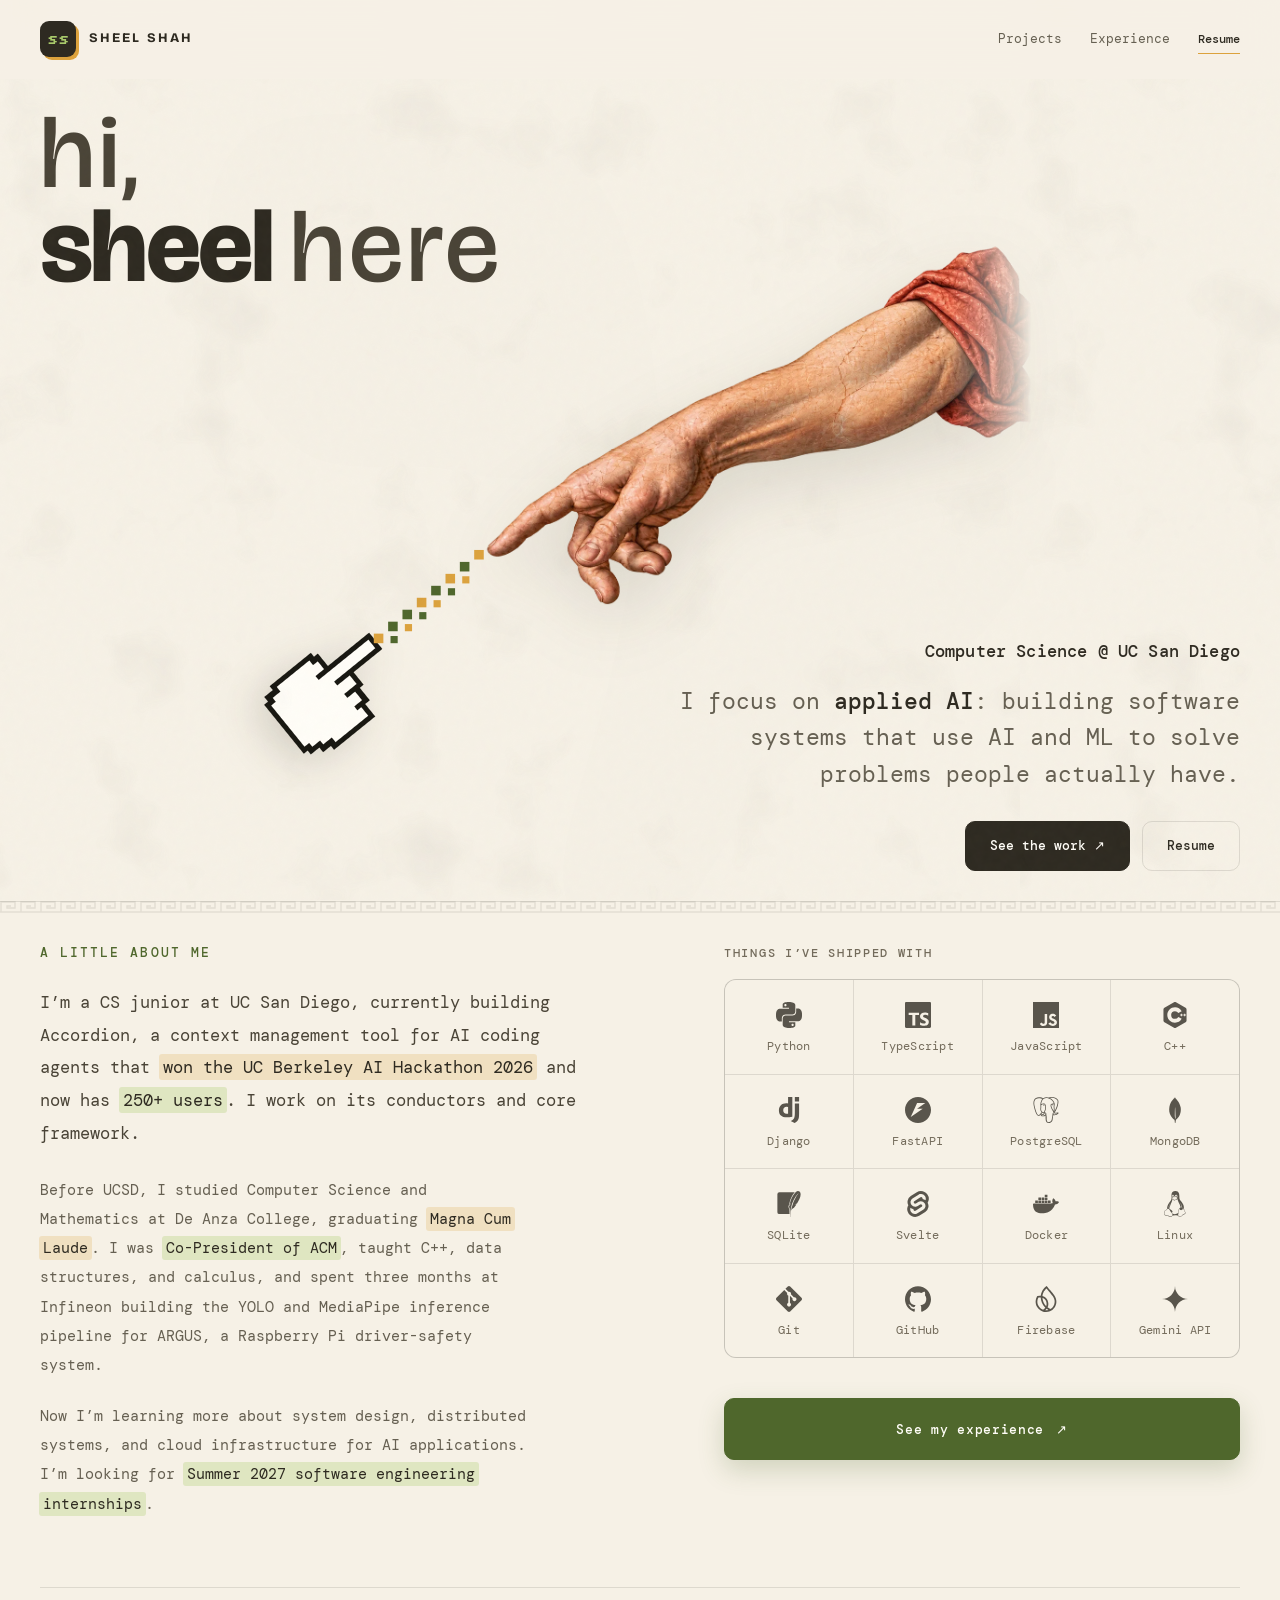
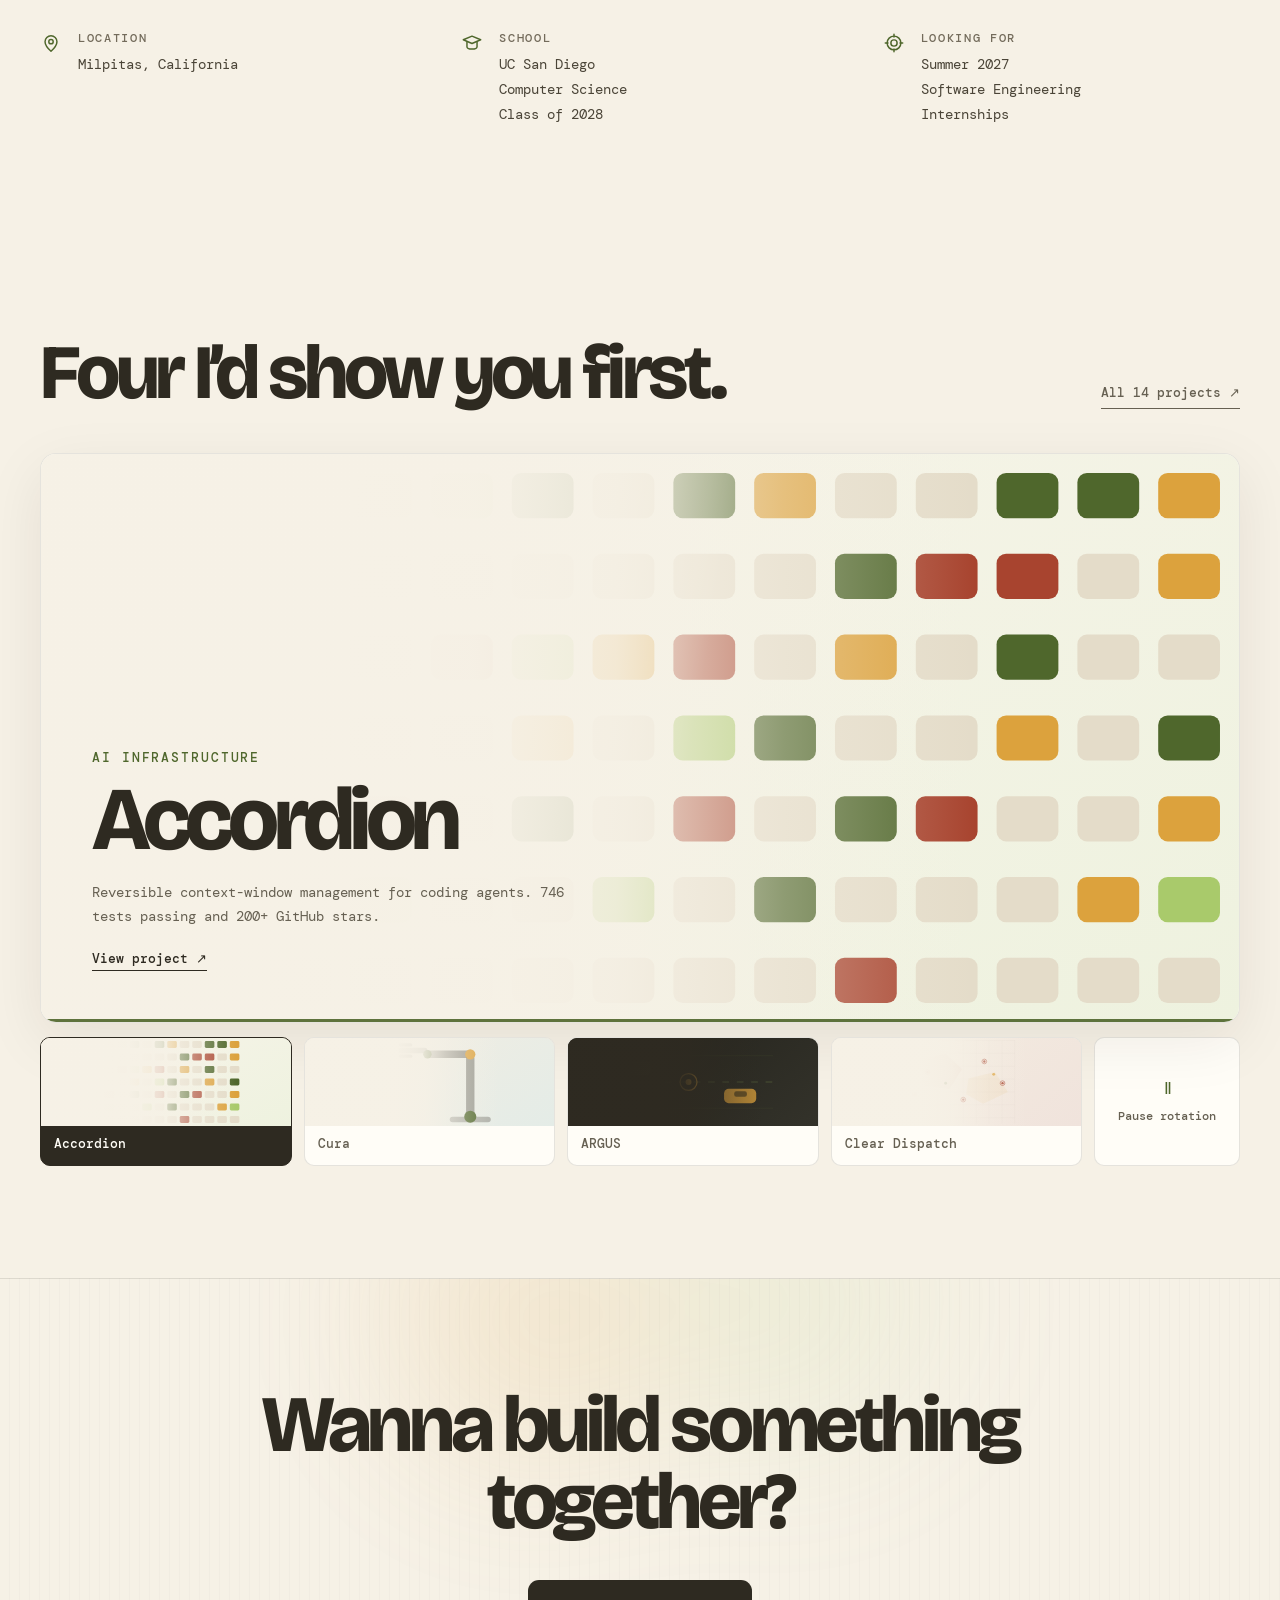
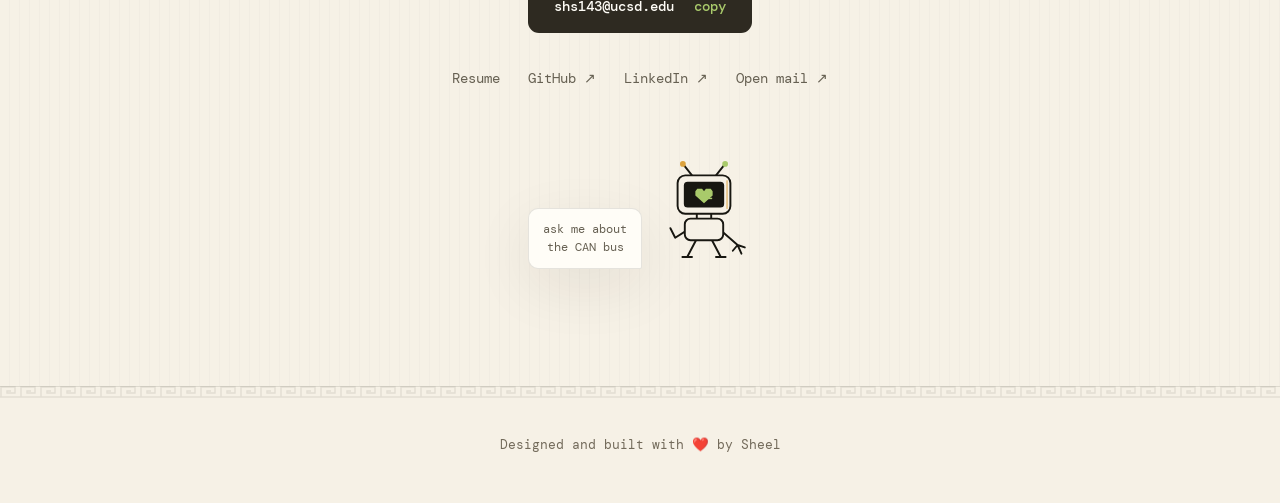
<file: index.html>
<!doctype html>
<html lang="en">
<head>
  <meta charset="utf-8">
  <meta name="viewport" content="width=device-width, initial-scale=1">
  <meta name="description" content="Sheel Shah — computer science at UC San Diego, focused on applied AI: software systems that use AI and ML to solve problems people actually have.">
  <meta name="theme-color" content="#f6f1e6">
  <title>Sheel Shah | Software Engineer</title>
  <link rel="icon" href="favicon.svg?v=9f68867b" type="image/svg+xml">
  <link rel="canonical" href="https://sheel.dev/"><meta property="og:type" content="website"><meta property="og:site_name" content="Sheel Shah"><meta property="og:title" content="Sheel Shah — Software Engineer"><meta property="og:description" content="Sheel Shah — computer science at UC San Diego, focused on applied AI: software systems that use AI and ML to solve problems people actually have."><meta property="og:url" content="https://sheel.dev/"><meta property="og:image" content="https://sheel.dev/assets/og/og.png"><meta property="og:image:width" content="1200"><meta property="og:image:height" content="630"><meta property="og:image:alt" content="A cream card reading “hi, sheel here” beside a Renaissance fresco hand reaching toward a pixel-art cursor"><meta name="twitter:card" content="summary_large_image"><link rel="preconnect" href="https://fonts.googleapis.com"><link rel="preconnect" href="https://fonts.gstatic.com" crossorigin><link rel="stylesheet" href="https://fonts.googleapis.com/css2?family=Bricolage+Grotesque:opsz,wght@12..96,200..800&amp;family=DM+Mono:wght@400;500&amp;family=Silkscreen:wght@700&amp;display=swap"><link rel="stylesheet" href="assets/tech/tech.css?v=f1bf6020">
  <link rel="stylesheet" href="styles.css?v=85a3d264">
  <script defer src="site.js?v=6a3fb24c"></script>
  <script type="application/ld+json">{"@context":"https://schema.org","@type":"Person","name":"Sheel Shah","url":"https://sheel.dev/","image":"https://sheel.dev/assets/og/og.png","jobTitle":"Software Engineer","email":"mailto:shs143@ucsd.edu","affiliation":{"@type":"CollegeOrUniversity","name":"UC San Diego"},"sameAs":["https://github.com/shahxsheel","https://www.linkedin.com/in/shahxsheel"]}</script>
</head>
<body>
  <a class="skip-link" href="#main">Skip to content</a>
  <header class="site-header">
    <div class="container nav-shell">
      <a class="brand" href="index.html" aria-label="Sheel Shah, home"><span class="brand-mark">SS</span><span class="brand-name">SHEEL SHAH</span></a>
      <nav class="desktop-nav" aria-label="Primary"><a href="projects.html">Projects</a><a href="experience.html">Experience</a></nav>
      <a class="resume-link" href="https://drive.google.com/file/d/1XOWkwlHtZuW1af7tEsaFfw5dud0yvwfT/view" target="_blank" rel="noreferrer">Resume</a>
      <button class="menu-button" type="button" aria-label="Open navigation" aria-expanded="false" aria-controls="mobile-navigation"><span></span></button>
    </div>
    <nav class="mobile-nav" id="mobile-navigation" data-open="false" aria-label="Mobile"><div class="mobile-nav-links"><a href="projects.html">Projects</a><a href="experience.html">Experience</a><a href="https://drive.google.com/file/d/1XOWkwlHtZuW1af7tEsaFfw5dud0yvwfT/view" target="_blank" rel="noreferrer">Resume</a></div></nav>
  </header>

  <main id="main">
    <section class="hero">
      <div class="container hero-stage">
        <div class="hero-lead">
          <h1 aria-label="Hi, Sheel here"><span class="hero-name-line"><span class="hero-name-secondary">hi,</span></span><span class="hero-name-line"><span class="hero-name-filled">sheel</span> <span class="hero-name-secondary">here</span></span></h1>
        </div>
        <div class="hero-say">
          <p class="hero-affil">Computer Science @ UC San Diego</p>
          <p class="hero-copy">I focus on <strong>applied AI</strong>: building software systems that use AI and ML to solve problems people actually have.</p>
          <div class="button-row"><a class="button primary" href="projects.html">See the work ↗</a><a class="button" href="https://drive.google.com/file/d/1XOWkwlHtZuW1af7tEsaFfw5dud0yvwfT/view" target="_blank" rel="noreferrer">Resume</a></div>
        </div>
        <div class="computer-wrap">
          <div class="hero-art" data-hero-art role="img" aria-label="A Renaissance fresco hand and a pixel-art cursor reaching toward each other across a small gap of green and gold pixels">
            <img class="hero-layer hero-arm" src="assets/hero/arm.webp?v=626cd378" width="1200" height="874" alt="" aria-hidden="true" fetchpriority="high" decoding="sync">
            <img class="hero-layer hero-cursor" src="assets/hero/cursor.svg" width="17" height="24" alt="" aria-hidden="true" decoding="async">
            <svg class="hero-layer hero-spark" viewBox="0 0 50 46" aria-hidden="true" focusable="false">
              <g class="spark-trail spark-trail-wide">
                <rect class="spark" style="--d:0ms"   x="2"  y="40" width="4" height="4" fill="#dca23d"/>
                <rect class="spark" style="--d:170ms" x="8"  y="35" width="4" height="4" fill="#4f672c"/>
                <rect class="spark" style="--d:900ms" x="9"  y="41" width="3" height="3" fill="#4f672c"/>
                <rect class="spark" style="--d:340ms" x="14" y="30" width="4" height="4" fill="#4f672c"/>
                <rect class="spark" style="--d:1120ms" x="15" y="36" width="3" height="3" fill="#dca23d"/>
                <rect class="spark" style="--d:510ms" x="20" y="25" width="4" height="4" fill="#dca23d"/>
                <rect class="spark" style="--d:1290ms" x="21" y="31" width="3" height="3" fill="#4f672c"/>
                <rect class="spark" style="--d:680ms" x="26" y="20" width="4" height="4" fill="#4f672c"/>
                <rect class="spark" style="--d:1460ms" x="27" y="26" width="3" height="3" fill="#dca23d"/>
                <rect class="spark" style="--d:850ms" x="32" y="15" width="4" height="4" fill="#dca23d"/>
                <rect class="spark" style="--d:1630ms" x="33" y="21" width="3" height="3" fill="#4f672c"/>
                <rect class="spark" style="--d:1020ms" x="38" y="10" width="4" height="4" fill="#4f672c"/>
                <rect class="spark" style="--d:1800ms" x="39" y="16" width="3" height="3" fill="#dca23d"/>
                <rect class="spark" style="--d:1190ms" x="44" y="5"  width="4" height="4" fill="#dca23d"/>
              </g>
              <g class="spark-trail spark-trail-narrow">
                <rect class="spark" style="--d:0ms"   x="2"  y="40" width="4" height="4" fill="#dca23d"/>
                <rect class="spark" style="--d:170ms" x="6"  y="35" width="4" height="4" fill="#4f672c"/>
                <rect class="spark" style="--d:900ms" x="8"  y="41" width="3" height="3" fill="#4f672c"/>
                <rect class="spark" style="--d:340ms" x="10" y="30" width="4" height="4" fill="#4f672c"/>
                <rect class="spark" style="--d:1120ms" x="12" y="36" width="3" height="3" fill="#dca23d"/>
                <rect class="spark" style="--d:510ms" x="14" y="25" width="4" height="4" fill="#dca23d"/>
                <rect class="spark" style="--d:1290ms" x="16" y="31" width="3" height="3" fill="#4f672c"/>
                <rect class="spark" style="--d:680ms" x="18" y="20" width="4" height="4" fill="#4f672c"/>
                <rect class="spark" style="--d:1460ms" x="20" y="26" width="3" height="3" fill="#dca23d"/>
                <rect class="spark" style="--d:850ms" x="22" y="15" width="4" height="4" fill="#dca23d"/>
                <rect class="spark" style="--d:1630ms" x="24" y="21" width="3" height="3" fill="#4f672c"/>
                <rect class="spark" style="--d:1020ms" x="26" y="10" width="4" height="4" fill="#4f672c"/>
                <rect class="spark" style="--d:1800ms" x="28" y="16" width="3" height="3" fill="#dca23d"/>
                <rect class="spark" style="--d:1190ms" x="30" y="5"  width="4" height="4" fill="#dca23d"/>
              </g>
            </svg>
          </div>
        </div>
      </div>
    </section>


    <section class="home-section about-band greek-rule">
      <div class="container about-band-grid">
        <div class="about-band-copy">
          <h2 class="eyebrow">A little about me</h2>
          <p>I’m a CS junior at UC San Diego, currently building Accordion, a context management tool for AI coding agents that <mark>won the UC Berkeley AI Hackathon 2026</mark> and now has <mark>250+ users</mark>. I work on its conductors and core framework.</p>
          <p>Before UCSD, I studied Computer Science and Mathematics at De Anza College, graduating <mark>Magna Cum Laude</mark>. I was <mark>Co-President of ACM</mark>, taught C++, data structures, and calculus, and spent three months at Infineon building the YOLO and MediaPipe inference pipeline for ARGUS, a Raspberry Pi driver-safety system.</p>
          <p>Now I’m learning more about system design, distributed systems, and cloud infrastructure for AI applications. I’m looking for <mark>Summer 2027 software engineering internships</mark>.</p>
        </div>
        <div class="about-band-stack">
          <p class="tech-caption" id="tech-caption">Things I’ve shipped with</p>
          <ul class="tech-grid" aria-labelledby="tech-caption">
            <li><span class="tech-logo tech-python" aria-hidden="true"></span><span class="tech-name">Python</span></li>
            <li><span class="tech-logo tech-typescript" aria-hidden="true"></span><span class="tech-name">TypeScript</span></li>
            <li><span class="tech-logo tech-javascript" aria-hidden="true"></span><span class="tech-name">JavaScript</span></li>
            <li><span class="tech-logo tech-cplusplus" aria-hidden="true"></span><span class="tech-name">C++</span></li>
            <li><span class="tech-logo tech-django" aria-hidden="true"></span><span class="tech-name">Django</span></li>
            <li><span class="tech-logo tech-fastapi" aria-hidden="true"></span><span class="tech-name">FastAPI</span></li>
            <li><span class="tech-logo tech-postgresql" aria-hidden="true"></span><span class="tech-name">PostgreSQL</span></li>
            <li><span class="tech-logo tech-mongodb" aria-hidden="true"></span><span class="tech-name">MongoDB</span></li>
            <li><span class="tech-logo tech-sqlite" aria-hidden="true"></span><span class="tech-name">SQLite</span></li>
            <li><span class="tech-logo tech-svelte" aria-hidden="true"></span><span class="tech-name">Svelte</span></li>
            <li><span class="tech-logo tech-docker" aria-hidden="true"></span><span class="tech-name">Docker</span></li>
            <li><span class="tech-logo tech-linux" aria-hidden="true"></span><span class="tech-name">Linux</span></li>
            <li><span class="tech-logo tech-git" aria-hidden="true"></span><span class="tech-name">Git</span></li>
            <li><span class="tech-logo tech-github" aria-hidden="true"></span><span class="tech-name">GitHub</span></li>
            <li><span class="tech-logo tech-firebase" aria-hidden="true"></span><span class="tech-name">Firebase</span></li>
            <li><span class="tech-logo tech-googlegemini" aria-hidden="true"></span><span class="tech-name">Gemini API</span></li>
          </ul>
          <a class="button experience-cta" href="experience.html">See my experience<span class="cta-arrow" aria-hidden="true">↗</span></a>
        </div>
        <dl class="about-band-meta">
          <div><svg class="ico" viewBox="0 0 24 24" aria-hidden="true"><path d="M12 21s6.5-6 6.5-10.5a6.5 6.5 0 1 0-13 0C5.5 15 12 21 12 21Z"/><circle cx="12" cy="10.5" r="2.4"/></svg><div><dt>Location</dt><dd>Milpitas, California</dd></div></div>
          <div><svg class="ico" viewBox="0 0 24 24" aria-hidden="true"><path d="M2.5 8.5 12 4.5l9.5 4-9.5 4Z"/><path d="M6.5 10.8V16c0 1.4 2.5 2.6 5.5 2.6s5.5-1.2 5.5-2.6v-5.2"/></svg><div><dt>School</dt><dd>UC San Diego<br>Computer Science<br>Class of 2028</dd></div></div>
          <div><svg class="ico" viewBox="0 0 24 24" aria-hidden="true"><circle cx="12" cy="12" r="7.5"/><circle cx="12" cy="12" r="3.4"/><path d="M12 2.5v3M12 18.5v3M2.5 12h3M18.5 12h3"/></svg><div><dt>Looking for</dt><dd>Summer 2027<br>Software Engineering<br>Internships</dd></div></div>
        </dl>
      </div>
    </section>

    <section class="home-section">
      <div class="container">
        <div class="section-head"><div><h2 class="section-title">Four I’d show you first.</h2></div><a class="text-link" href="projects.html">All 14 projects ↗</a></div>
        <div class="featured-carousel" data-carousel data-interval="6700" data-paused="false" role="region" aria-roledescription="carousel" aria-label="Selected work">
          <div class="carousel-stage" id="featured-carousel-stage">
            <a class="carousel-slide is-active" id="featured-accordion" data-carousel-slide href="projects.html#accordion" aria-hidden="false"><span class="project-visual visual-accordion"><svg class="viz viz-accordion" viewBox="224 70 416 239" preserveAspectRatio="xMaxYMid meet" fill="none" aria-hidden="true" focusable="false"><rect x="232" y="78" width="26" height="19" rx="4" fill="#e4dcc9"/><rect x="266" y="78" width="26" height="19" rx="4" fill="#dca23d"/><rect x="300" y="78" width="26" height="19" rx="4" fill="#a9ca6b"/><rect x="334" y="78" width="26" height="19" rx="4" fill="#4f672c"/><rect x="368" y="78" width="26" height="19" rx="4" fill="#e4dcc9"/><rect x="402" y="78" width="26" height="19" rx="4" fill="#4f672c"/><rect x="436" y="78" width="26" height="19" rx="4" fill="#dca23d"/><rect x="470" y="78" width="26" height="19" rx="4" fill="#e4dcc9"/><rect x="504" y="78" width="26" height="19" rx="4" fill="#e4dcc9"/><rect class="acc-b" x="538" y="78" width="26" height="19" rx="4" fill="#4f672c" style="--d:6.8s"/><rect x="572" y="78" width="26" height="19" rx="4" fill="#4f672c"/><rect x="606" y="78" width="26" height="19" rx="4" fill="#dca23d"/><rect x="232" y="112" width="26" height="19" rx="4" fill="#dca23d"/><rect x="266" y="112" width="26" height="19" rx="4" fill="#e4dcc9"/><rect x="300" y="112" width="26" height="19" rx="4" fill="#e4dcc9"/><rect x="334" y="112" width="26" height="19" rx="4" fill="#e4dcc9"/><rect x="368" y="112" width="26" height="19" rx="4" fill="#e4dcc9"/><rect x="402" y="112" width="26" height="19" rx="4" fill="#e4dcc9"/><rect x="436" y="112" width="26" height="19" rx="4" fill="#e4dcc9"/><rect x="470" y="112" width="26" height="19" rx="4" fill="#4f672c"/><rect x="504" y="112" width="26" height="19" rx="4" fill="#a8442f"/><rect x="538" y="112" width="26" height="19" rx="4" fill="#a8442f"/><rect x="572" y="112" width="26" height="19" rx="4" fill="#e4dcc9"/><rect x="606" y="112" width="26" height="19" rx="4" fill="#dca23d"/><rect x="232" y="146" width="26" height="19" rx="4" fill="#e4dcc9"/><rect class="acc-b" x="266" y="146" width="26" height="19" rx="4" fill="#e4dcc9" style="--d:10.2s"/><rect x="300" y="146" width="26" height="19" rx="4" fill="#a8442f"/><rect x="334" y="146" width="26" height="19" rx="4" fill="#a9ca6b"/><rect x="368" y="146" width="26" height="19" rx="4" fill="#dca23d"/><rect x="402" y="146" width="26" height="19" rx="4" fill="#a8442f"/><rect x="436" y="146" width="26" height="19" rx="4" fill="#e4dcc9"/><rect x="470" y="146" width="26" height="19" rx="4" fill="#dca23d"/><rect x="504" y="146" width="26" height="19" rx="4" fill="#e4dcc9"/><rect x="538" y="146" width="26" height="19" rx="4" fill="#4f672c"/><rect class="acc-b" x="572" y="146" width="26" height="19" rx="4" fill="#e4dcc9" style="--d:11.9s"/><rect x="606" y="146" width="26" height="19" rx="4" fill="#e4dcc9"/><rect x="232" y="180" width="26" height="19" rx="4" fill="#e4dcc9"/><rect x="266" y="180" width="26" height="19" rx="4" fill="#e4dcc9"/><rect x="300" y="180" width="26" height="19" rx="4" fill="#e4dcc9"/><rect x="334" y="180" width="26" height="19" rx="4" fill="#dca23d"/><rect x="368" y="180" width="26" height="19" rx="4" fill="#e4dcc9"/><rect x="402" y="180" width="26" height="19" rx="4" fill="#a9ca6b"/><rect x="436" y="180" width="26" height="19" rx="4" fill="#4f672c"/><rect class="acc-b" x="470" y="180" width="26" height="19" rx="4" fill="#e4dcc9" style="--d:13.6s"/><rect x="504" y="180" width="26" height="19" rx="4" fill="#e4dcc9"/><rect x="538" y="180" width="26" height="19" rx="4" fill="#dca23d"/><rect x="572" y="180" width="26" height="19" rx="4" fill="#e4dcc9"/><rect x="606" y="180" width="26" height="19" rx="4" fill="#4f672c"/><rect class="acc-b" x="232" y="214" width="26" height="19" rx="4" fill="#e4dcc9" style="--d:1.7s"/><rect x="266" y="214" width="26" height="19" rx="4" fill="#a8442f"/><rect class="acc-b" x="300" y="214" width="26" height="19" rx="4" fill="#e4dcc9" style="--d:3.4s"/><rect x="334" y="214" width="26" height="19" rx="4" fill="#4f672c"/><rect x="368" y="214" width="26" height="19" rx="4" fill="#e4dcc9"/><rect class="acc-b" x="402" y="214" width="26" height="19" rx="4" fill="#a8442f" style="--d:5.1s"/><rect x="436" y="214" width="26" height="19" rx="4" fill="#e4dcc9"/><rect x="470" y="214" width="26" height="19" rx="4" fill="#4f672c"/><rect x="504" y="214" width="26" height="19" rx="4" fill="#a8442f"/><rect x="538" y="214" width="26" height="19" rx="4" fill="#e4dcc9"/><rect x="572" y="214" width="26" height="19" rx="4" fill="#e4dcc9"/><rect x="606" y="214" width="26" height="19" rx="4" fill="#dca23d"/><rect class="acc-b" x="232" y="248" width="26" height="19" rx="4" fill="#e4dcc9" style="--d:0.0s"/><rect x="266" y="248" width="26" height="19" rx="4" fill="#a9ca6b"/><rect x="300" y="248" width="26" height="19" rx="4" fill="#e4dcc9"/><rect x="334" y="248" width="26" height="19" rx="4" fill="#e4dcc9"/><rect x="368" y="248" width="26" height="19" rx="4" fill="#a9ca6b"/><rect x="402" y="248" width="26" height="19" rx="4" fill="#e4dcc9"/><rect x="436" y="248" width="26" height="19" rx="4" fill="#4f672c"/><rect x="470" y="248" width="26" height="19" rx="4" fill="#e4dcc9"/><rect x="504" y="248" width="26" height="19" rx="4" fill="#e4dcc9"/><rect x="538" y="248" width="26" height="19" rx="4" fill="#e4dcc9"/><rect x="572" y="248" width="26" height="19" rx="4" fill="#dca23d"/><rect x="606" y="248" width="26" height="19" rx="4" fill="#a9ca6b"/><rect class="acc-b" x="232" y="282" width="26" height="19" rx="4" fill="#e4dcc9" style="--d:8.5s"/><rect x="266" y="282" width="26" height="19" rx="4" fill="#e4dcc9"/><rect x="300" y="282" width="26" height="19" rx="4" fill="#e4dcc9"/><rect x="334" y="282" width="26" height="19" rx="4" fill="#e4dcc9"/><rect x="368" y="282" width="26" height="19" rx="4" fill="#e4dcc9"/><rect x="402" y="282" width="26" height="19" rx="4" fill="#e4dcc9"/><rect x="436" y="282" width="26" height="19" rx="4" fill="#e4dcc9"/><rect x="470" y="282" width="26" height="19" rx="4" fill="#a8442f"/><rect x="504" y="282" width="26" height="19" rx="4" fill="#e4dcc9"/><rect x="538" y="282" width="26" height="19" rx="4" fill="#e4dcc9"/><rect x="572" y="282" width="26" height="19" rx="4" fill="#e4dcc9"/><rect x="606" y="282" width="26" height="19" rx="4" fill="#e4dcc9"/></svg></span><span class="carousel-copy"><span class="carousel-kicker">AI INFRASTRUCTURE</span><strong class="carousel-title">Accordion</strong><span class="carousel-description">Reversible context-window management for coding agents. 746 tests passing and 200+ GitHub stars.</span><span class="carousel-link">View project ↗</span></span></a>
            <a class="carousel-slide" id="featured-cura" data-carousel-slide href="projects.html#cura" aria-hidden="true" tabindex="-1"><span class="project-visual visual-cura"><svg class="viz viz-cura" viewBox="264 161 278 189" preserveAspectRatio="xMaxYMid meet" fill="none" aria-hidden="true" focusable="false">
<rect x="446" y="330" width="88" height="12" rx="6" fill="#2e2a21" opacity=".30"/>
<g class="cura-j1">
  <rect x="481" y="196" width="18" height="140" rx="9" fill="#2e2a21" opacity=".42"/>
  <circle cx="490" cy="330" r="13" fill="#4f672c"/>
  <g class="cura-j2">
    <rect x="392" y="188" width="106" height="16" rx="8" fill="#2e2a21" opacity=".42"/>
    <circle cx="490" cy="196" r="11" fill="#dca23d"/>
    <g class="cura-j3">
      <rect x="336" y="182" width="62" height="12" rx="6" fill="#2e2a21" opacity=".42"/>
      <circle cx="398" cy="196" r="9" fill="#4f672c"/>
      <path class="cura-grip-a" d="M340 176h22" stroke="#2e2a21" stroke-width="7" stroke-linecap="round" opacity=".55"/>
      <path class="cura-grip-b" d="M340 200h22" stroke="#2e2a21" stroke-width="7" stroke-linecap="round" opacity=".55"/>
    </g>
  </g>
</g>
<circle class="cura-target" cx="286" cy="188" r="14" fill="none" stroke="#4f672c" stroke-width="3" opacity=".5"/>
</svg></span><span class="carousel-copy"><span class="carousel-kicker">ROBOTICS</span><strong class="carousel-title">Cura</strong><span class="carousel-description">A CAN-bus robotic feeding assistant with a macOS control stack built from scratch.</span><span class="carousel-link">View project ↗</span></span></a>
            <a class="carousel-slide" id="featured-argus" data-carousel-slide href="projects.html#argus" aria-hidden="true" tabindex="-1"><span class="project-visual visual-argus"><svg class="viz viz-argus" viewBox="182 96 512 208" preserveAspectRatio="xMaxYMid meet" fill="none" aria-hidden="true" focusable="false">
<path d="M236 200H628" stroke="#a9ca6b" stroke-width="2" stroke-dasharray="16 18" opacity=".26"/>
<path d="M236 138H628" stroke="#a9ca6b" stroke-width="1" opacity=".13"/>
<path d="M236 262H628" stroke="#a9ca6b" stroke-width="1" opacity=".13"/>
<g class="argus-carA">
  <rect x="262" y="150" width="76" height="34" rx="11" fill="#a9ca6b" opacity=".85"/>
  <rect x="284" y="156" width="30" height="13" rx="5" fill="#22211a" opacity=".55"/>
</g>
<g class="argus-carB">
  <rect x="512" y="216" width="76" height="34" rx="11" fill="#dca23d" opacity=".80"/>
  <rect x="536" y="222" width="30" height="13" rx="5" fill="#22211a" opacity=".55"/>
</g>
<g class="argus-alert">
  <circle cx="428" cy="200" r="20" fill="none" stroke="#dca23d" stroke-width="3"/>
  <circle cx="428" cy="200" r="7" fill="#dca23d"/>
</g>
</svg></span><span class="carousel-copy carousel-copy-light"><span class="carousel-kicker">EMBEDDED ML</span><strong class="carousel-title">ARGUS</strong><span class="carousel-description">Driver monitoring at 15+ FPS and sub-70ms latency on Raspberry Pi hardware.</span><span class="carousel-link">View project ↗</span></span></a>
            <a class="carousel-slide" id="featured-signal" data-carousel-slide href="projects.html#signal" aria-hidden="true" tabindex="-1"><span class="project-visual visual-signal"><svg class="viz viz-signal" viewBox="224 52 412 300" preserveAspectRatio="xMaxYMid meet" fill="none" aria-hidden="true" focusable="false"><path d="M232 60V344" stroke="#2e2a21" stroke-width="1" opacity=".07"/><path d="M276 60V344" stroke="#2e2a21" stroke-width="1" opacity=".07"/><path d="M320 60V344" stroke="#2e2a21" stroke-width="1" opacity=".07"/><path d="M364 60V344" stroke="#2e2a21" stroke-width="1" opacity=".07"/><path d="M408 60V344" stroke="#2e2a21" stroke-width="1" opacity=".07"/><path d="M452 60V344" stroke="#2e2a21" stroke-width="1" opacity=".07"/><path d="M496 60V344" stroke="#2e2a21" stroke-width="1" opacity=".07"/><path d="M540 60V344" stroke="#2e2a21" stroke-width="1" opacity=".07"/><path d="M584 60V344" stroke="#2e2a21" stroke-width="1" opacity=".07"/><path d="M628 60V344" stroke="#2e2a21" stroke-width="1" opacity=".07"/><path d="M232 60H628" stroke="#2e2a21" stroke-width="1" opacity=".07"/><path d="M232 104H628" stroke="#2e2a21" stroke-width="1" opacity=".07"/><path d="M232 148H628" stroke="#2e2a21" stroke-width="1" opacity=".07"/><path d="M232 192H628" stroke="#2e2a21" stroke-width="1" opacity=".07"/><path d="M232 236H628" stroke="#2e2a21" stroke-width="1" opacity=".07"/><path d="M232 280H628" stroke="#2e2a21" stroke-width="1" opacity=".07"/><path d="M232 324H628" stroke="#2e2a21" stroke-width="1" opacity=".07"/><path d="M300 128 L392 106 L448 158 L406 226 L318 214 Z" fill="#a8442f" opacity=".09"/><path d="M470 190 L560 168 L604 236 L520 276 L462 244 Z" fill="#dca23d" opacity=".10"/><circle cx="392" cy="206" r="5" fill="#4f672c"/><circle cx="556" cy="176" r="5" fill="#dca23d"/><g style="--d:0s"><circle class="cd-ring" cx="330" cy="168" r="8" fill="none" stroke="#a8442f" stroke-width="2"/><circle class="cd-core" cx="330" cy="168" r="4" fill="#a8442f"/></g><g style="--d:1.6s"><circle class="cd-ring" cx="524" cy="132" r="8" fill="none" stroke="#a8442f" stroke-width="2"/><circle class="cd-core" cx="524" cy="132" r="4" fill="#a8442f"/></g><g style="--d:3.2s"><circle class="cd-ring" cx="452" cy="262" r="8" fill="none" stroke="#a8442f" stroke-width="2"/><circle class="cd-core" cx="452" cy="262" r="4" fill="#a8442f"/></g><g style="--d:4.8s"><circle class="cd-ring" cx="586" cy="206" r="8" fill="none" stroke="#a8442f" stroke-width="2"/><circle class="cd-core" cx="586" cy="206" r="4" fill="#a8442f"/></g><g style="--d:6.4s"><circle class="cd-ring" cx="286" cy="244" r="8" fill="none" stroke="#a8442f" stroke-width="2"/><circle class="cd-core" cx="286" cy="244" r="4" fill="#a8442f"/></g></svg></span><span class="carousel-copy"><span class="carousel-kicker">PUBLIC SAFETY</span><strong class="carousel-title">Clear Dispatch</strong><span class="carousel-description">Four coordinated AI agents supporting a human 911 dispatcher during wildfire surges.</span><span class="carousel-link">View project ↗</span></span></a>
            <span class="carousel-stage-progress" aria-hidden="true"></span>
          </div>
          <div class="carousel-controls">
            <div class="carousel-thumbnails" role="group" aria-label="Choose a featured project">
              <button class="carousel-thumbnail is-active" type="button" data-carousel-thumb aria-pressed="true" aria-controls="featured-accordion"><span class="carousel-thumb-preview"><span class="project-visual visual-accordion"></span></span><span class="carousel-thumb-label">Accordion</span></button>
              <button class="carousel-thumbnail" type="button" data-carousel-thumb aria-pressed="false" aria-controls="featured-cura"><span class="carousel-thumb-preview"><span class="project-visual visual-cura"></span></span><span class="carousel-thumb-label">Cura</span></button>
              <button class="carousel-thumbnail" type="button" data-carousel-thumb aria-pressed="false" aria-controls="featured-argus"><span class="carousel-thumb-preview"><span class="project-visual visual-argus"></span></span><span class="carousel-thumb-label">ARGUS</span></button>
              <button class="carousel-thumbnail" type="button" data-carousel-thumb aria-pressed="false" aria-controls="featured-signal"><span class="carousel-thumb-preview"><span class="project-visual visual-signal"></span></span><span class="carousel-thumb-label">Clear Dispatch</span></button>
            </div>
            <button class="carousel-toggle" type="button" data-carousel-toggle aria-pressed="false" aria-controls="featured-carousel-stage"><span class="carousel-toggle-icon" aria-hidden="true">Ⅱ</span><span data-carousel-toggle-label>Pause rotation</span></button>
          </div>
          
        </div>
      </div>
    </section>

    <section class="build greek-rule" id="build">
      <div class="container build-inner">
        <h2>Wanna build something together?</h2>
        <button class="email-button" type="button" data-copy-email="shs143@ucsd.edu" aria-label="Copy email address shs143@ucsd.edu">shs143@ucsd.edu <span data-copy-label aria-hidden="true">copy</span></button><span class="visually-hidden" data-copy-status role="status" aria-live="polite"></span>
        <div class="social-links">
          <a href="https://drive.google.com/file/d/1XOWkwlHtZuW1af7tEsaFfw5dud0yvwfT/view" target="_blank" rel="noreferrer">Resume</a>
          <a href="https://github.com/shahxsheel" target="_blank" rel="noreferrer">GitHub ↗</a>
          <a href="https://linkedin.com/in/shahxsheel" target="_blank" rel="noreferrer">LinkedIn ↗</a>
          <a href="mailto:shs143@ucsd.edu">Open mail ↗</a>
        </div>
        <div class="build-character">
          <span class="build-bubble">ask me about<br>the CAN bus</span>
          <span class="build-bit-wrap">
            <object class="build-bit" data="assets/bit/bit-intro.svg" type="image/svg+xml" tabindex="-1" aria-hidden="true"></object>
            <button class="build-bit-trigger" type="button" data-bit-trigger aria-label="Make Bit react"></button>
          </span>
        </div>
      </div>
    </section>
  </main>

  <footer class="site-footer greek-rule"><div class="container footer-grid footer-centred"><span>Designed and built with ❤️ by Sheel</span></div></footer>
</body>
</html>
</file>
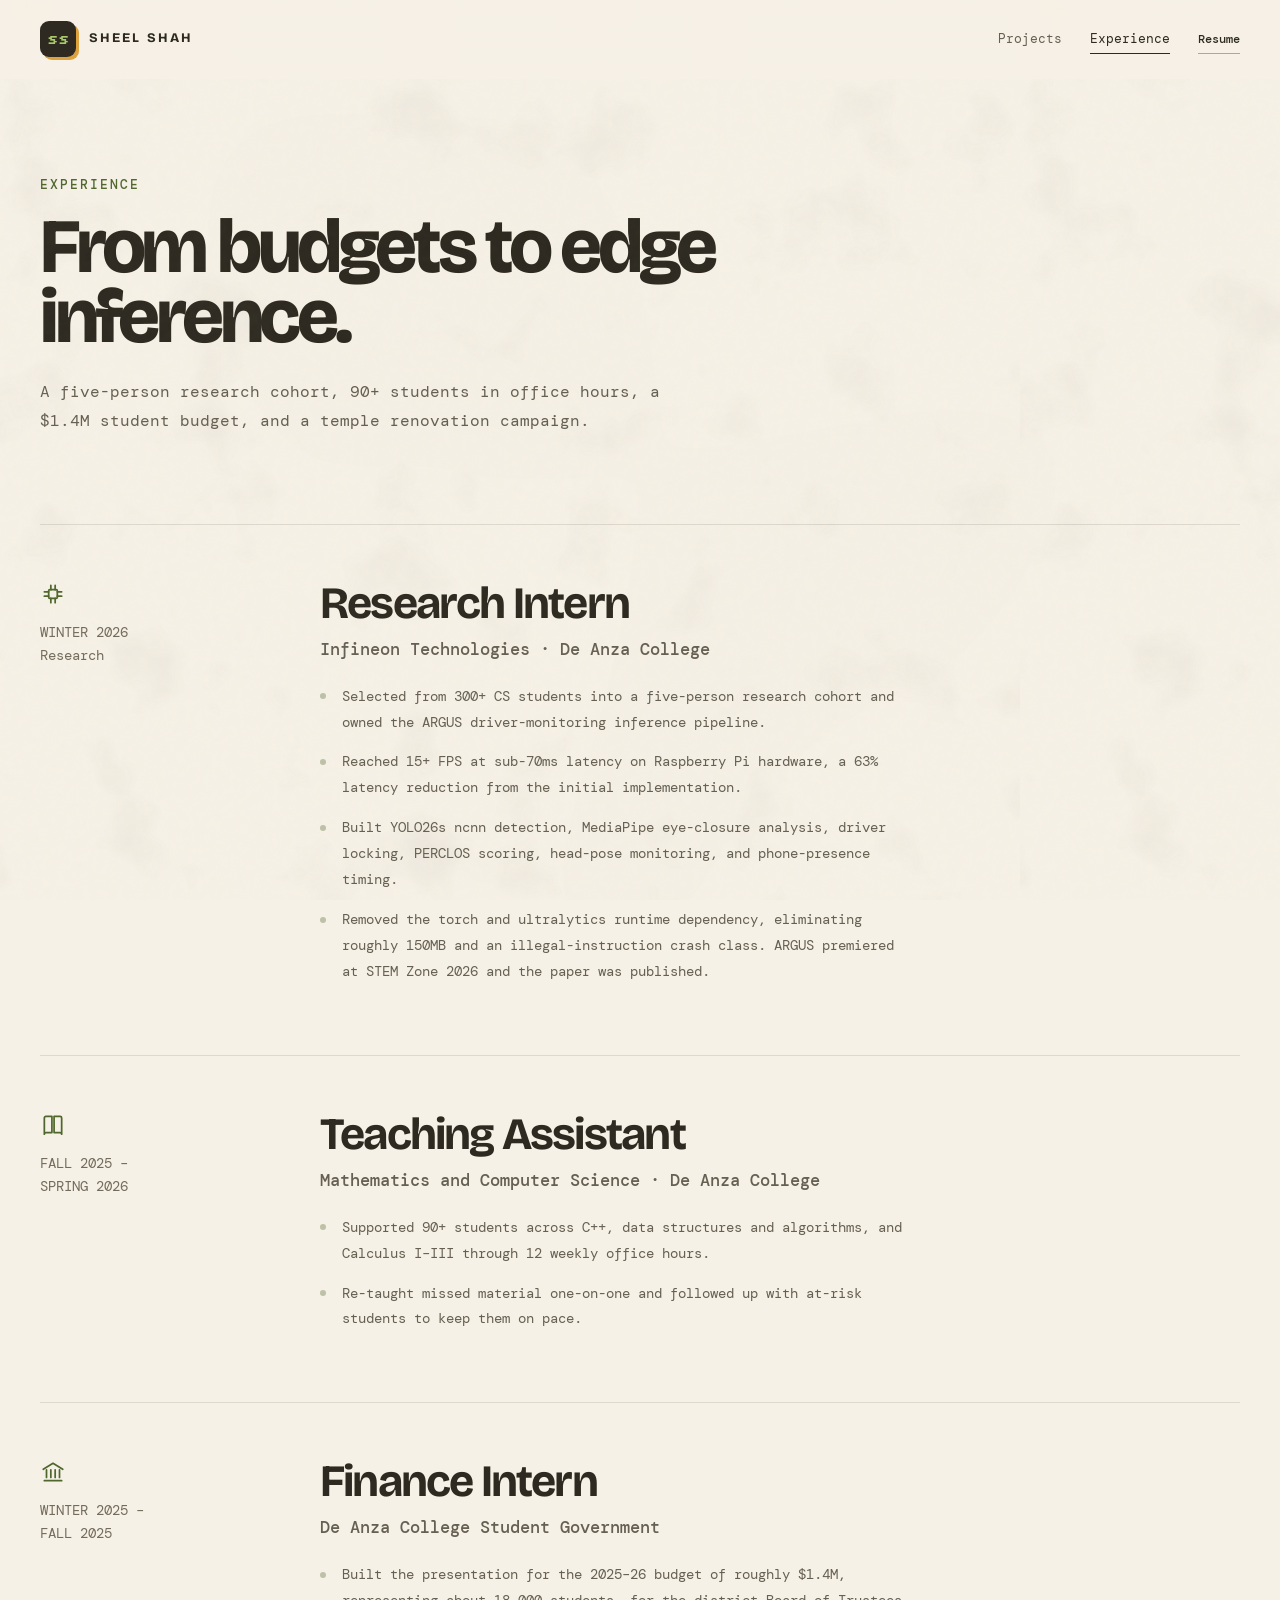
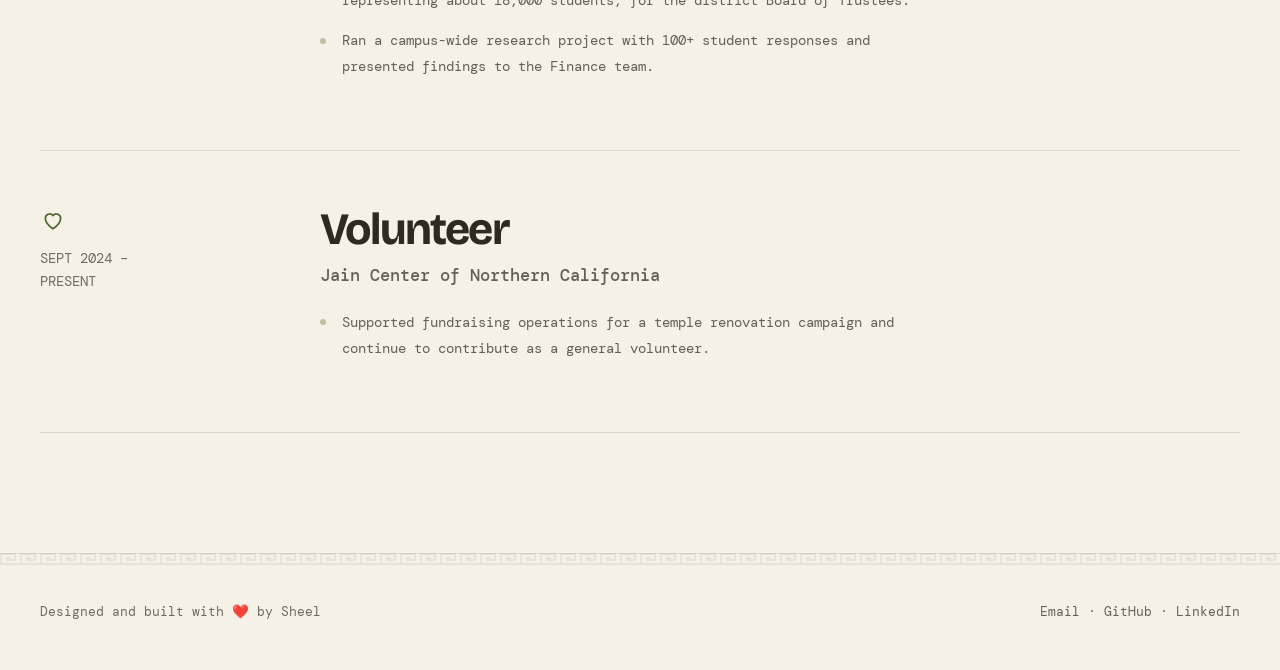
<file: experience.html>
<!doctype html>
<html lang="en">
<head>
  <meta charset="utf-8"><meta name="viewport" content="width=device-width, initial-scale=1"><meta name="description" content="Sheel Shah’s experience: a five-person research cohort, 90+ students in office hours, a $1.4M student budget, and a temple renovation campaign."><meta name="theme-color" content="#f6f1e6">
  <title>Experience | Sheel Shah</title><link rel="icon" href="favicon.svg?v=9f68867b" type="image/svg+xml"><link rel="canonical" href="https://sheel.dev/experience.html"><meta property="og:type" content="website"><meta property="og:site_name" content="Sheel Shah"><meta property="og:title" content="Experience — Sheel Shah"><meta property="og:description" content="Sheel Shah’s experience: a five-person research cohort, 90+ students in office hours, a $1.4M student budget, and a temple renovation campaign."><meta property="og:url" content="https://sheel.dev/experience.html"><meta property="og:image" content="https://sheel.dev/assets/og/og.png"><meta property="og:image:width" content="1200"><meta property="og:image:height" content="630"><meta property="og:image:alt" content="A cream card reading “hi, sheel here” beside a Renaissance fresco hand reaching toward a pixel-art cursor"><meta name="twitter:card" content="summary_large_image"><link rel="preconnect" href="https://fonts.googleapis.com"><link rel="preconnect" href="https://fonts.gstatic.com" crossorigin><link rel="stylesheet" href="https://fonts.googleapis.com/css2?family=Bricolage+Grotesque:opsz,wght@12..96,200..800&amp;family=DM+Mono:wght@400;500&amp;family=Silkscreen:wght@700&amp;display=swap"><link rel="stylesheet" href="styles.css?v=85a3d264"><script defer src="site.js?v=6a3fb24c"></script>
</head>
<body>
  <a class="skip-link" href="#main">Skip to content</a>
  <header class="site-header"><div class="container nav-shell"><a class="brand" href="index.html" aria-label="Sheel Shah, home"><span class="brand-mark">SS</span><span class="brand-name">SHEEL SHAH</span></a><nav class="desktop-nav" aria-label="Primary"><a href="projects.html">Projects</a><a href="experience.html" aria-current="page">Experience</a></nav><a class="resume-link" href="https://drive.google.com/file/d/1XOWkwlHtZuW1af7tEsaFfw5dud0yvwfT/view" target="_blank" rel="noreferrer">Resume</a><button class="menu-button" type="button" aria-label="Open navigation" aria-expanded="false" aria-controls="mobile-navigation"><span></span></button></div><nav class="mobile-nav" id="mobile-navigation" data-open="false" aria-label="Mobile"><div class="mobile-nav-links"><a href="projects.html">Projects</a><a href="experience.html" aria-current="page">Experience</a><a href="https://drive.google.com/file/d/1XOWkwlHtZuW1af7tEsaFfw5dud0yvwfT/view" target="_blank" rel="noreferrer">Resume</a></div></nav></header>
  <main id="main">
    <section class="page-hero experience-hero"><div class="container"><p class="eyebrow">Experience</p><h1 class="section-title">From budgets to edge inference.</h1><p class="section-intro">A five-person research cohort, 90+ students in office hours, a $1.4M student budget, and a temple renovation campaign.</p></div></section>
    <section class="experience-wrap"><div class="container">
      <article class="role" id="infineon"><div class="role-time"><svg class="ico" viewBox="0 0 24 24" aria-hidden="true"><rect x="8" y="8" width="8" height="8" rx="1"/><path d="M10 4v4M14 4v4M10 16v4M14 16v4M4 10h4M4 14h4M16 10h4M16 14h4"/></svg>WINTER 2026<br>Research</div><div><h2>Research Intern<span>Infineon Technologies · De Anza College</span></h2><ul><li>Selected from 300+ CS students into a five-person research cohort and owned the ARGUS driver-monitoring inference pipeline.</li><li>Reached 15+ FPS at sub-70ms latency on Raspberry Pi hardware, a 63% latency reduction from the initial implementation.</li><li>Built YOLO26s ncnn detection, MediaPipe eye-closure analysis, driver locking, PERCLOS scoring, head-pose monitoring, and phone-presence timing.</li><li>Removed the torch and ultralytics runtime dependency, eliminating roughly 150MB and an illegal-instruction crash class. ARGUS premiered at STEM Zone 2026 and the paper was published.</li></ul></div></article>
      <article class="role" id="teaching"><div class="role-time"><svg class="ico" viewBox="0 0 24 24" aria-hidden="true"><path d="M4 5.5A1.5 1.5 0 0 1 5.5 4H11v15H5.5A1.5 1.5 0 0 0 4 20.5Z"/><path d="M20 5.5A1.5 1.5 0 0 0 18.5 4H13v15h5.5a1.5 1.5 0 0 1 1.5 1.5Z"/></svg>FALL 2025 –<br>SPRING 2026</div><div><h2>Teaching Assistant<span>Mathematics and Computer Science · De Anza College</span></h2><ul><li>Supported 90+ students across C++, data structures and algorithms, and Calculus I–III through 12 weekly office hours.</li><li>Re-taught missed material one-on-one and followed up with at-risk students to keep them on pace.</li></ul></div></article>
      <article class="role" id="finance"><div class="role-time"><svg class="ico" viewBox="0 0 24 24" aria-hidden="true"><path d="M3 9.5 12 4l9 5.5"/><path d="M6 10v7M10 10v7M14 10v7M18 10v7"/><path d="M4 20h16"/></svg>WINTER 2025 –<br>FALL 2025</div><div><h2>Finance Intern<span>De Anza College Student Government</span></h2><ul><li>Built the presentation for the 2025–26 budget of roughly $1.4M, representing about 18,000 students, for the district Board of Trustees.</li><li>Ran a campus-wide research project with 100+ student responses and presented findings to the Finance team.</li></ul></div></article>
      <article class="role" id="volunteer"><div class="role-time"><svg class="ico" viewBox="0 0 24 24" aria-hidden="true"><path d="M12 20s-7-4.6-7-9.4A3.9 3.9 0 0 1 12 8a3.9 3.9 0 0 1 7 2.6C19 15.4 12 20 12 20Z"/></svg>SEPT 2024 –<br>PRESENT</div><div><h2>Volunteer<span>Jain Center of Northern California</span></h2><ul><li>Supported fundraising operations for a temple renovation campaign and continue to contribute as a general volunteer.</li></ul></div></article>
    </div></section>
  </main>
  <footer class="site-footer greek-rule"><div class="container footer-grid"><span>Designed and built with ❤️ by Sheel</span><span><a href="mailto:shs143@ucsd.edu">Email</a> · <a href="https://github.com/shahxsheel" target="_blank" rel="noreferrer">GitHub</a> · <a href="https://linkedin.com/in/shahxsheel" target="_blank" rel="noreferrer">LinkedIn</a></span></div></footer>
</body>
</html>
</file>
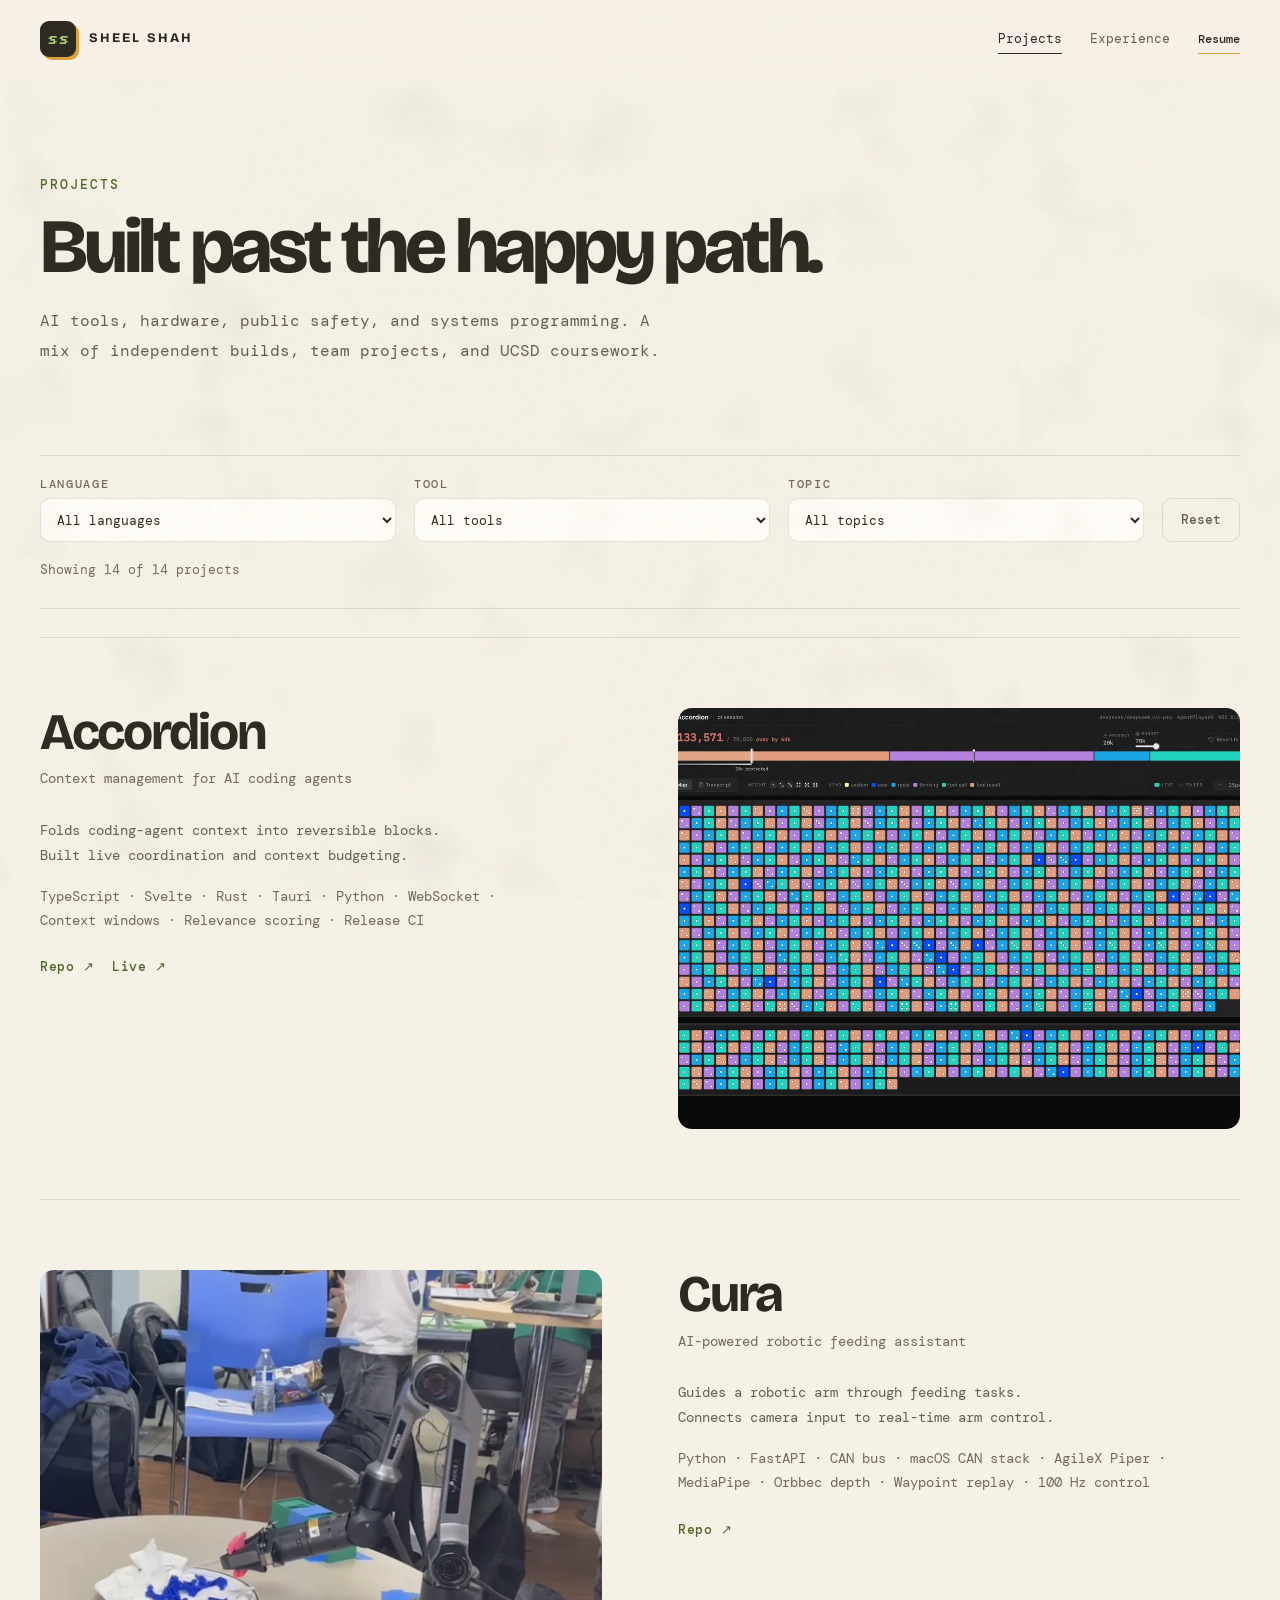
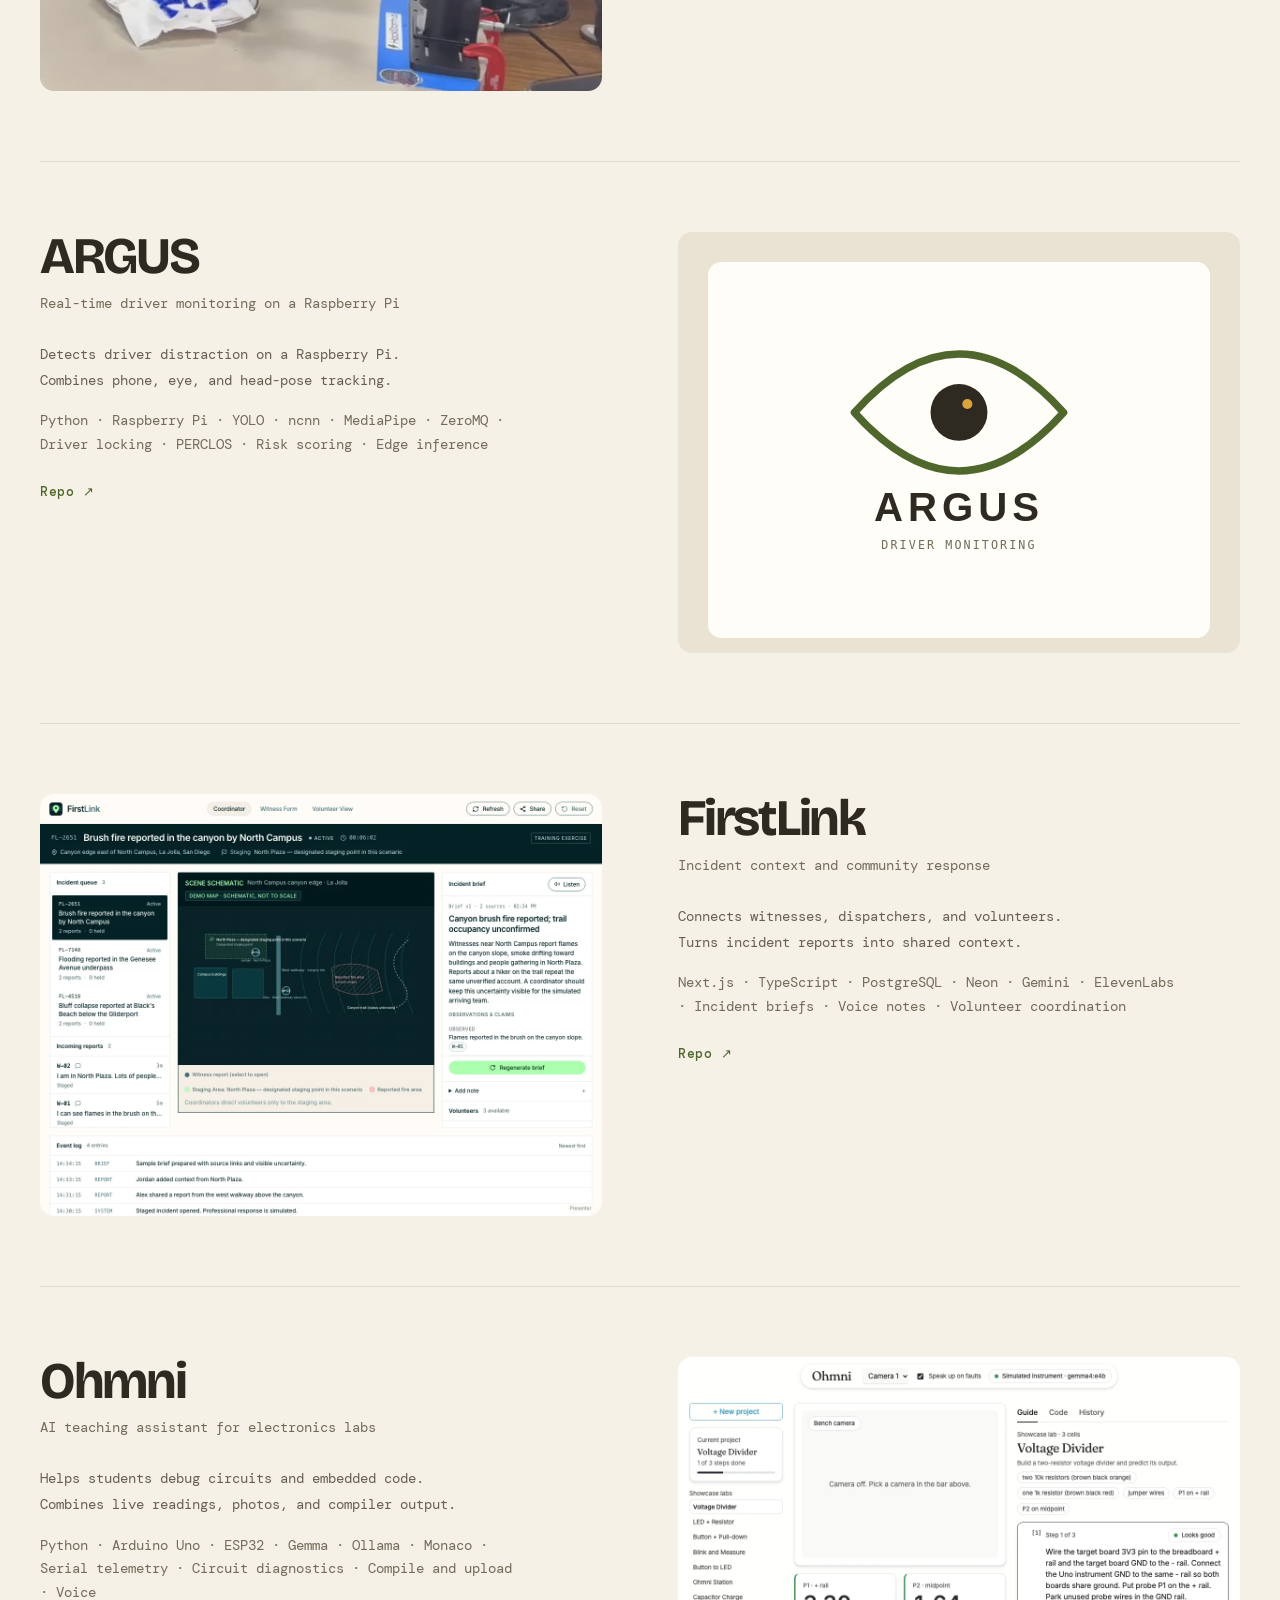
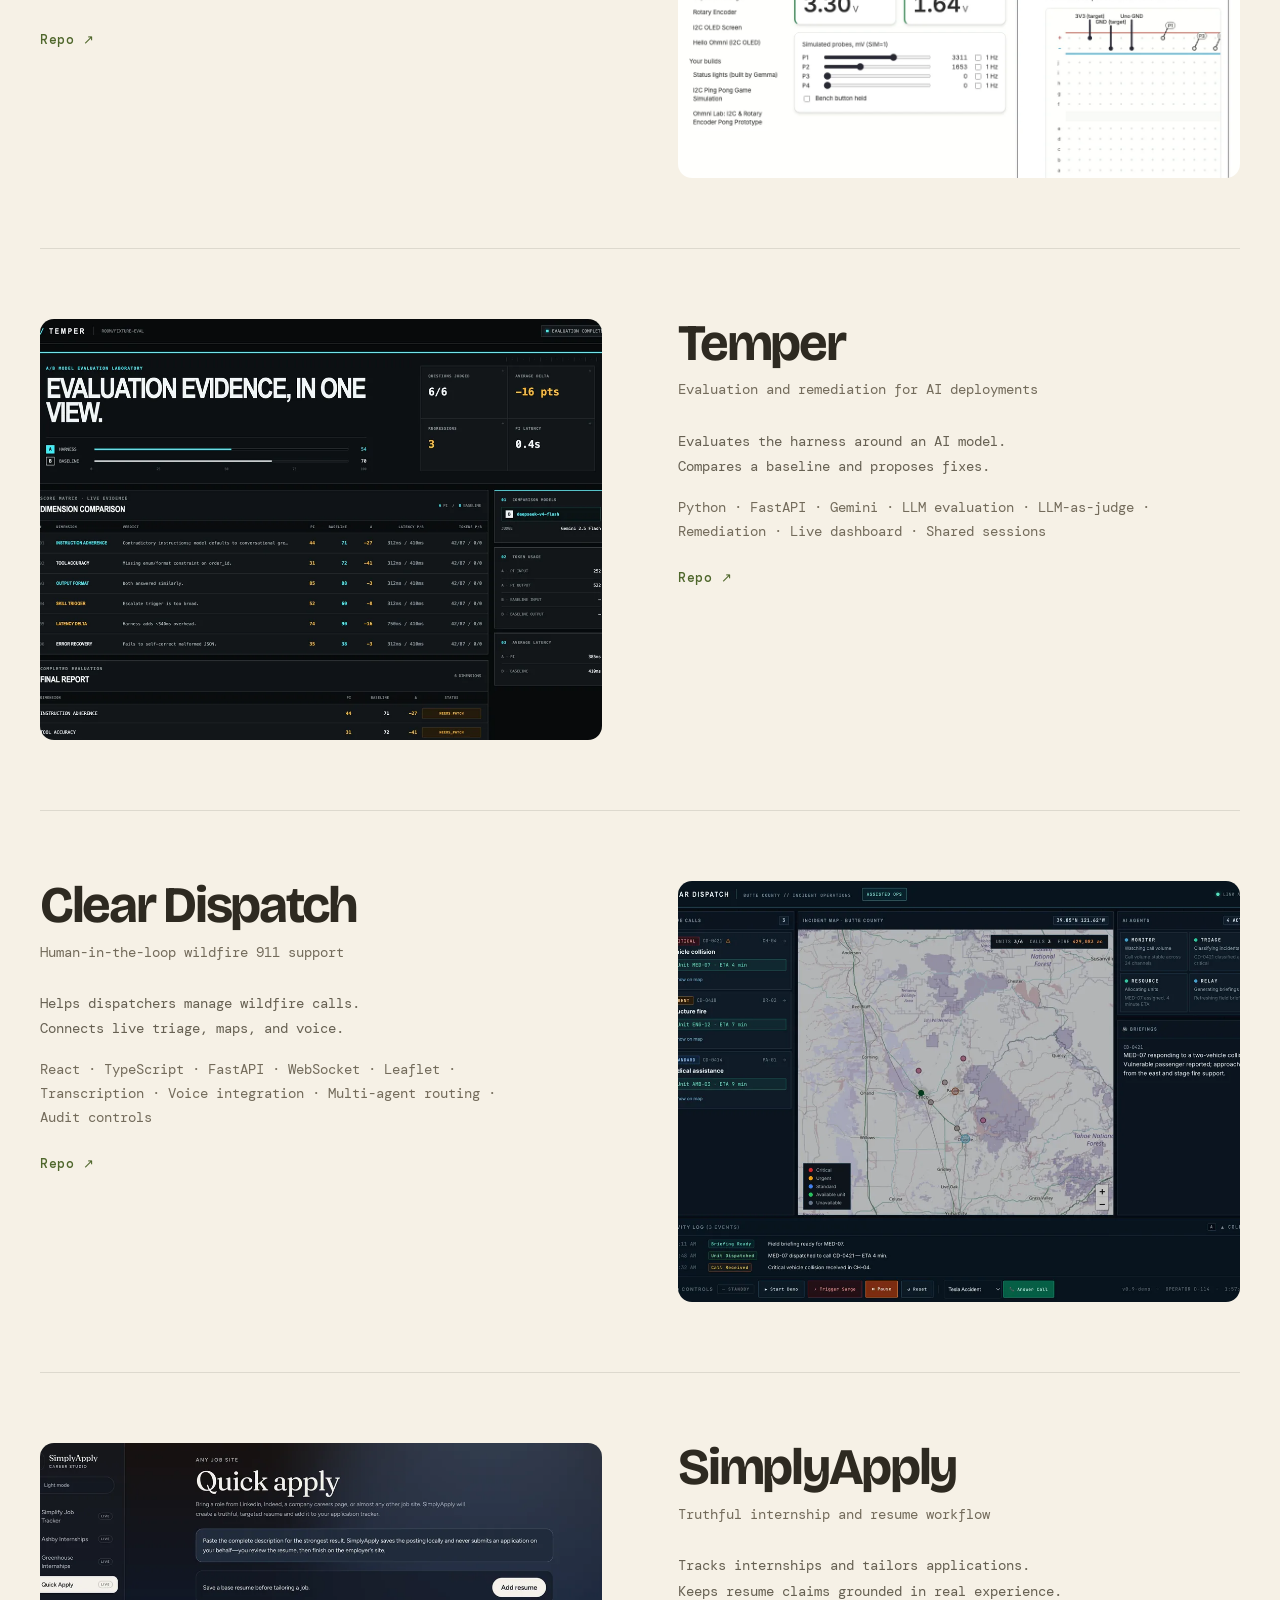
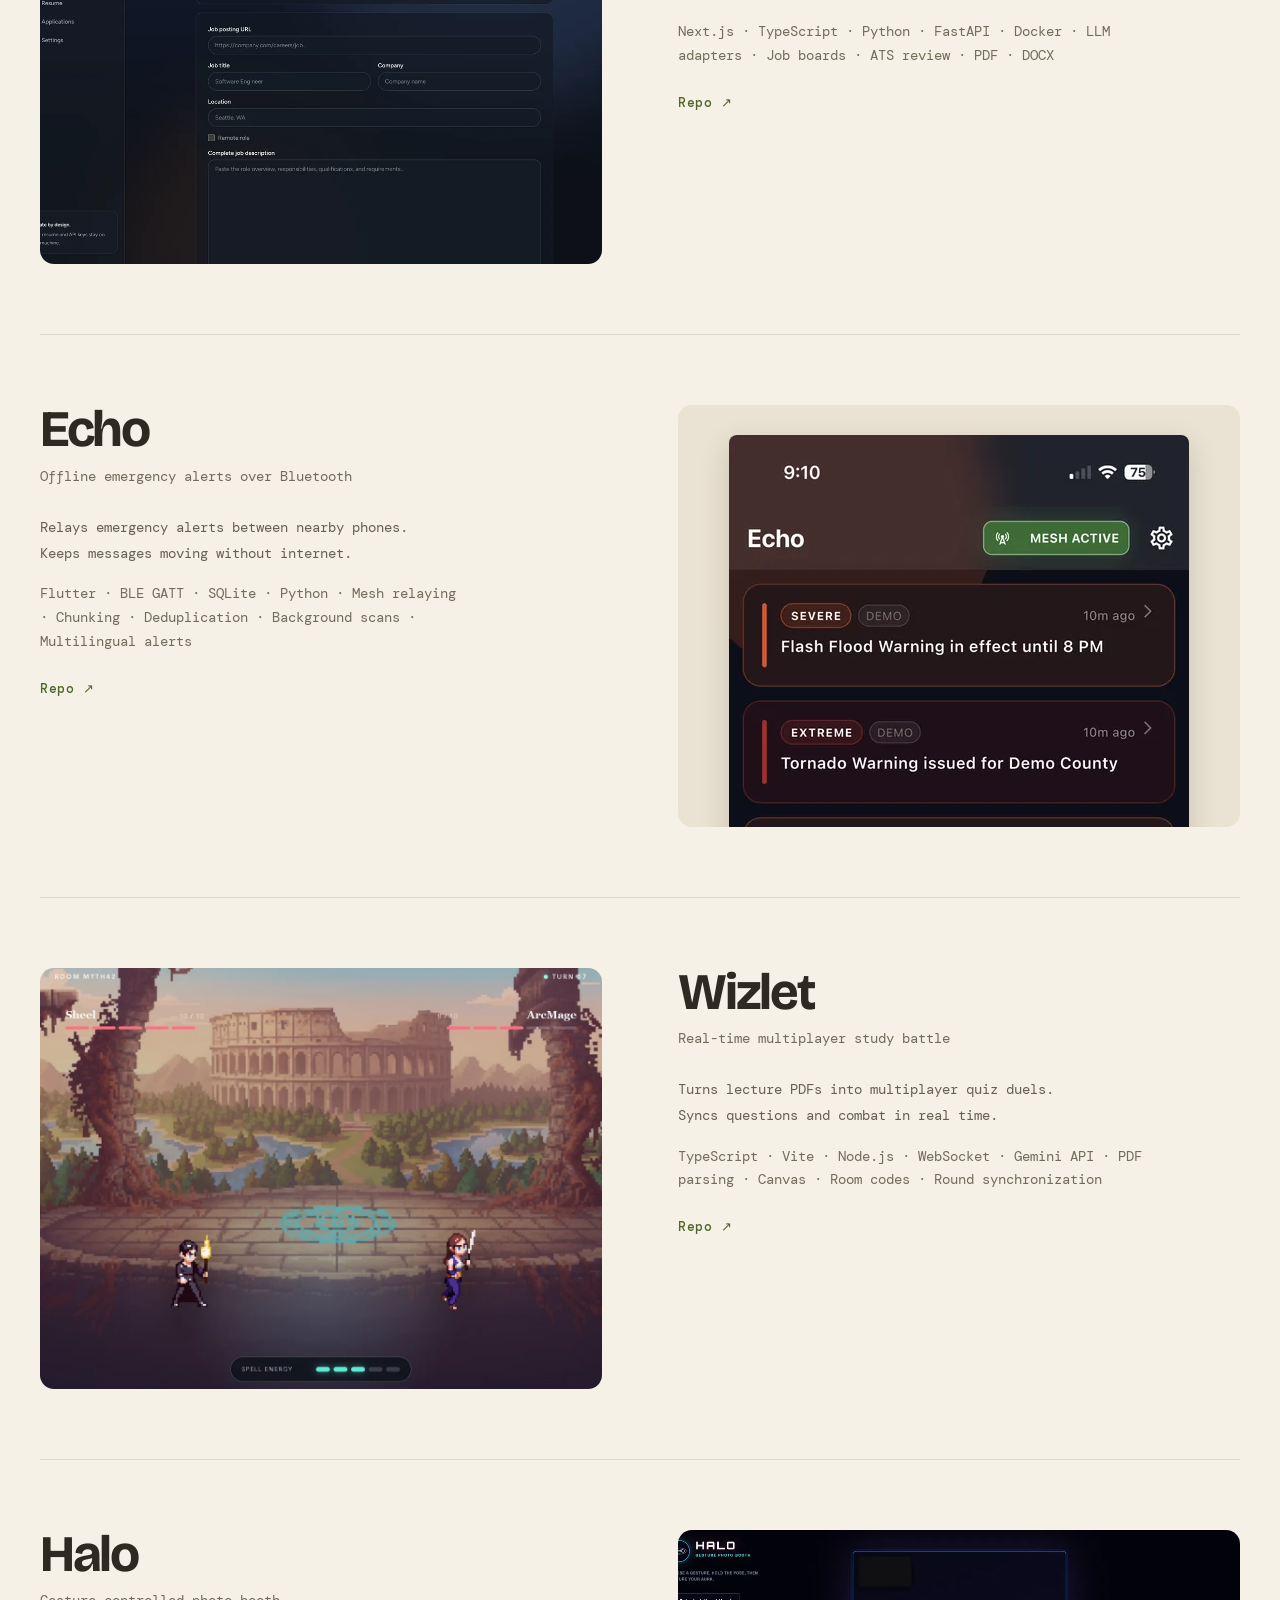
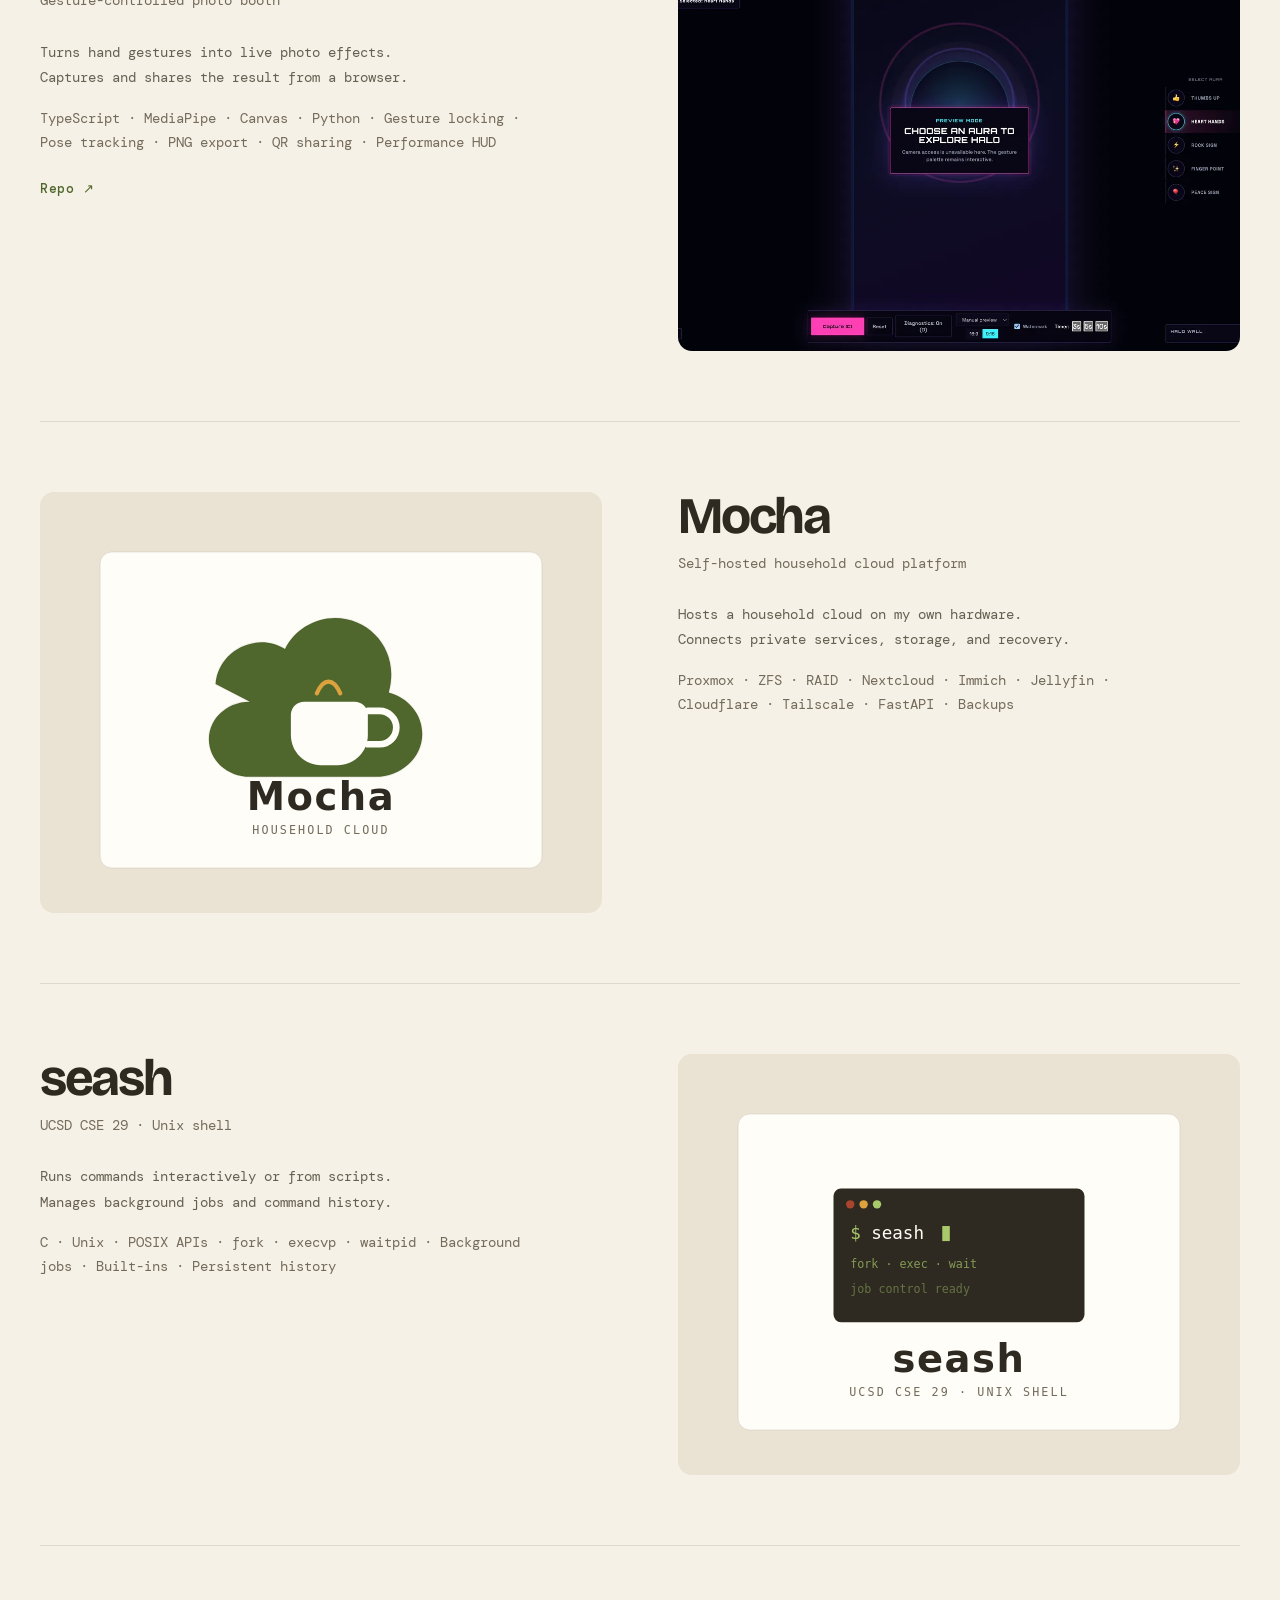
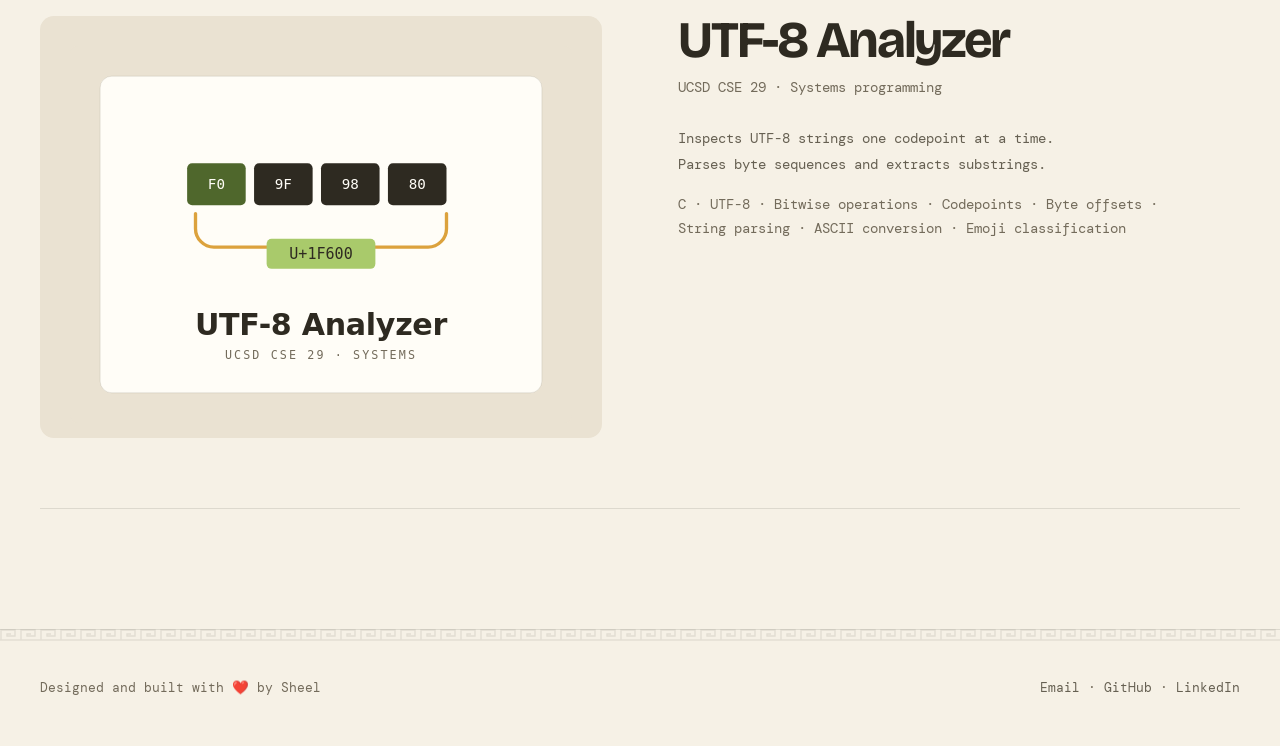
<file: projects.html>
<!doctype html>
<html lang="en">
<head>
  <meta charset="utf-8"><meta name="viewport" content="width=device-width, initial-scale=1"><meta name="description" content="Projects by Sheel Shah spanning AI tools, robotics, public safety, embedded systems, and UCSD systems programming coursework."><meta name="theme-color" content="#f6f1e6">
  <title>Projects | Sheel Shah</title><link rel="icon" href="favicon.svg?v=9f68867b" type="image/svg+xml"><link rel="canonical" href="https://sheel.dev/projects.html"><meta property="og:type" content="website"><meta property="og:site_name" content="Sheel Shah"><meta property="og:title" content="Projects — Sheel Shah"><meta property="og:description" content="Projects by Sheel Shah spanning AI tools, robotics, public safety, embedded systems, and UCSD systems programming coursework."><meta property="og:url" content="https://sheel.dev/projects.html"><meta property="og:image" content="https://sheel.dev/assets/og/og.png"><meta property="og:image:width" content="1200"><meta property="og:image:height" content="630"><meta property="og:image:alt" content="A cream card reading “hi, sheel here” beside a Renaissance fresco hand reaching toward a pixel-art cursor"><meta name="twitter:card" content="summary_large_image"><link rel="preconnect" href="https://fonts.googleapis.com"><link rel="preconnect" href="https://fonts.gstatic.com" crossorigin><link rel="stylesheet" href="https://fonts.googleapis.com/css2?family=Bricolage+Grotesque:opsz,wght@12..96,200..800&amp;family=DM+Mono:wght@400;500&amp;family=Silkscreen:wght@700&amp;display=swap"><link rel="stylesheet" href="styles.css?v=85a3d264"><script defer src="site.js?v=6a3fb24c"></script>
</head>
<body>
  <a class="skip-link" href="#main">Skip to content</a>
  <header class="site-header"><div class="container nav-shell"><a class="brand" href="index.html" aria-label="Sheel Shah, home"><span class="brand-mark">SS</span><span class="brand-name">SHEEL SHAH</span></a><nav class="desktop-nav" aria-label="Primary"><a href="projects.html" aria-current="page">Projects</a><a href="experience.html">Experience</a></nav><a class="resume-link" href="https://drive.google.com/file/d/1XOWkwlHtZuW1af7tEsaFfw5dud0yvwfT/view" target="_blank" rel="noreferrer">Resume</a><button class="menu-button" type="button" aria-label="Open navigation" aria-expanded="false" aria-controls="mobile-navigation"><span></span></button></div><nav class="mobile-nav" id="mobile-navigation" data-open="false" aria-label="Mobile"><div class="mobile-nav-links"><a href="projects.html" aria-current="page">Projects</a><a href="experience.html">Experience</a><a href="https://drive.google.com/file/d/1XOWkwlHtZuW1af7tEsaFfw5dud0yvwfT/view" target="_blank" rel="noreferrer">Resume</a></div></nav></header>
  <main id="main">
    <section class="page-hero projects-hero"><div class="container"><p class="eyebrow">Projects</p><h1 class="section-title">Built past the happy path.</h1><p class="section-intro">AI tools, hardware, public safety, and systems programming. A mix of independent builds, team projects, and UCSD coursework.</p></div></section>
    <section class="project-list" data-project-list>
      <div class="container">
        <form class="project-filters" data-project-filters aria-label="Filter projects">
          <div class="project-filter-fields">
            <label class="project-filter-field">
              <span class="project-filter-label">Language</span>
              <select name="language" data-filter="languages" aria-controls="project-results">
                <option value="">All languages</option>
              </select>
            </label>
            <label class="project-filter-field">
              <span class="project-filter-label">Tool</span>
              <select name="tool" data-filter="tools" aria-controls="project-results">
                <option value="">All tools</option>
              </select>
            </label>
            <label class="project-filter-field">
              <span class="project-filter-label">Topic</span>
              <select name="topic" data-filter="topics" aria-controls="project-results">
                <option value="">All topics</option>
              </select>
            </label>
            <button class="project-filter-reset" type="reset">Reset</button>
          </div>
          <p class="project-filter-status" id="filter-status" data-filter-status aria-live="polite">Showing 14 of 14 projects</p>
        </form>

        <div id="project-results">
        <article class="project-row" id="accordion" data-languages="TypeScript,Rust,Python" data-tools="Svelte,Tauri,WebSocket" data-topics="AI,AI agents,Developer tools">
          <div class="project-heading"><h2>Accordion<small>Context management for AI coding agents</small></h2></div>
          <div class="project-image-slot"><img src="assets/projects/accordion.webp" alt="Accordion’s context map, showing an agent’s context window as foldable blocks" loading="lazy" decoding="async" width="1200" height="833"></div>
          <div class="project-detail">
            <p class="project-summary">Folds coding-agent context into reversible blocks.<br>Built live coordination and context budgeting.</p>
            <p class="project-keywords">TypeScript · Svelte · Rust · Tauri · Python · WebSocket · Context windows · Relevance scoring · Release CI</p>
            <div class="project-links"><a href="https://github.com/a-Fig/Accordion" target="_blank" rel="noreferrer">Repo ↗</a><a href="https://get-accordion.dev/" target="_blank" rel="noreferrer">Live ↗</a></div>
          </div>
        </article>

        <article class="project-row" id="cura" data-languages="Python" data-tools="FastAPI,CAN bus,AgileX Piper,MediaPipe,Orbbec" data-topics="Robotics,Computer vision,Embedded systems">
          <div class="project-heading"><h2>Cura<small>AI-powered robotic feeding assistant</small></h2></div>
          <div class="project-image-slot"><img src="assets/projects/cura.webp" alt="Cura's Piper robotic arm reaching toward a plate on a table, gripper open" loading="lazy" decoding="async" width="1200" height="877"></div>
          <div class="project-detail">
            <p class="project-summary">Guides a robotic arm through feeding tasks.<br>Connects camera input to real-time arm control.</p>
            <p class="project-keywords">Python · FastAPI · CAN bus · macOS CAN stack · AgileX Piper · MediaPipe · Orbbec depth · Waypoint replay · 100 Hz control</p>
            <div class="project-links"><a href="https://github.com/shahxsheel/cura" target="_blank" rel="noreferrer">Repo ↗</a></div>
          </div>
        </article>

        <article class="project-row" id="argus" data-languages="Python" data-tools="Raspberry Pi,YOLO,ncnn,MediaPipe,ZeroMQ" data-topics="Computer vision,Embedded systems">
          <div class="project-heading"><h2>ARGUS<small>Real-time driver monitoring on a Raspberry Pi</small></h2></div>
          <div class="project-image-slot is-logo"><img src="assets/projects/argus.svg" alt="ARGUS project logo" loading="lazy" decoding="async" width="1200" height="900"></div>
          <div class="project-detail">
            <p class="project-summary">Detects driver distraction on a Raspberry Pi.<br>Combines phone, eye, and head-pose tracking.</p>
            <p class="project-keywords">Python · Raspberry Pi · YOLO · ncnn · MediaPipe · ZeroMQ · Driver locking · PERCLOS · Risk scoring · Edge inference</p>
            <div class="project-links"><a href="https://github.com/shahxsheel/driver-monitoring-system" target="_blank" rel="noreferrer">Repo ↗</a></div>
          </div>
        </article>

        <article class="project-row" id="firstlink" data-languages="TypeScript,SQL" data-tools="Next.js,PostgreSQL,Neon,Gemini,ElevenLabs" data-topics="AI,Public safety,Web apps">
          <div class="project-heading"><h2>FirstLink<small>Incident context and community response</small></h2></div>
          <div class="project-image-slot"><img src="assets/projects/firstlink.webp" alt="FirstLink coordinator console showing a staged incident briefing, reports, and volunteer coordination" loading="lazy" decoding="async" width="1200" height="900"></div>
          <div class="project-detail">
            <p class="project-summary">Connects witnesses, dispatchers, and volunteers.<br>Turns incident reports into shared context.</p>
            <p class="project-keywords">Next.js · TypeScript · PostgreSQL · Neon · Gemini · ElevenLabs · Incident briefs · Voice notes · Volunteer coordination</p>
            <div class="project-links"><a href="https://github.com/shahxsheel/sandhacksF26" target="_blank" rel="noreferrer">Repo ↗</a></div>
          </div>
        </article>

        <article class="project-row" id="ohmni" data-languages="Python,JavaScript,C++" data-tools="Arduino Uno,ESP32,Gemma,Ollama,Monaco" data-topics="AI,Education,Embedded systems">
          <div class="project-heading"><h2>Ohmni<small>AI teaching assistant for electronics labs</small></h2></div>
          <div class="project-image-slot"><img src="assets/projects/ohmni.webp" alt="Ohmni voltage-divider lab in simulation mode, with probe readings, wiring instructions, and circuit diagram" loading="lazy" decoding="async" width="1200" height="900"></div>
          <div class="project-detail">
            <p class="project-summary">Helps students debug circuits and embedded code.<br>Combines live readings, photos, and compiler output.</p>
            <p class="project-keywords">Python · Arduino Uno · ESP32 · Gemma · Ollama · Monaco · Serial telemetry · Circuit diagnostics · Compile and upload · Voice</p>
            <div class="project-links"><a href="https://github.com/ASM-79/HACKTOBER_ASM_SS" target="_blank" rel="noreferrer">Repo ↗</a></div>
          </div>
        </article>

        <article class="project-row" id="temper" data-languages="Python" data-tools="FastAPI,Gemini" data-topics="AI,Developer tools,Web apps">
          <div class="project-heading"><h2>Temper<small>Evaluation and remediation for AI deployments</small></h2></div>
          <div class="project-image-slot"><img src="assets/projects/temper.webp" alt="Temper’s completed evaluation view, comparing a harness run against a bare-model baseline" loading="lazy" decoding="async" width="1200" height="833"></div>
          <div class="project-detail">
            <p class="project-summary">Evaluates the harness around an AI model.<br>Compares a baseline and proposes fixes.</p>
            <p class="project-keywords">Python · FastAPI · Gemini · LLM evaluation · LLM-as-judge · Remediation · Live dashboard · Shared sessions</p>
            <div class="project-links"><a href="https://github.com/aadityad12/Temper" target="_blank" rel="noreferrer">Repo ↗</a></div>
          </div>
        </article>

        <article class="project-row" id="signal" data-languages="TypeScript,Python" data-tools="React,FastAPI,WebSocket,Leaflet" data-topics="AI,AI agents,Public safety,Web apps">
          <div class="project-heading"><h2>Clear Dispatch<small>Human-in-the-loop wildfire 911 support</small></h2></div>
          <div class="project-image-slot"><img src="assets/projects/signal.webp" alt="Clear Dispatch’s operator console during assisted wildfire operations" loading="lazy" decoding="async" width="1200" height="833"></div>
          <div class="project-detail">
            <p class="project-summary">Helps dispatchers manage wildfire calls.<br>Connects live triage, maps, and voice.</p>
            <p class="project-keywords">React · TypeScript · FastAPI · WebSocket · Leaflet · Transcription · Voice integration · Multi-agent routing · Audit controls</p>
            <div class="project-links"><a href="https://github.com/aadityad12/Clear-Dispatch" target="_blank" rel="noreferrer">Repo ↗</a></div>
          </div>
        </article>

        <article class="project-row" id="simplyapply" data-languages="TypeScript,Python" data-tools="Next.js,FastAPI,Docker" data-topics="AI,Web apps">
          <div class="project-heading"><h2>SimplyApply<small>Truthful internship and resume workflow</small></h2></div>
          <div class="project-image-slot"><img src="assets/projects/simplyapply.webp" alt="SimplyApply’s quick-apply screen" loading="lazy" decoding="async" width="1200" height="833"></div>
          <div class="project-detail">
            <p class="project-summary">Tracks internships and tailors applications.<br>Keeps resume claims grounded in real experience.</p>
            <p class="project-keywords">Next.js · TypeScript · Python · FastAPI · Docker · LLM adapters · Job boards · ATS review · PDF · DOCX</p>
            <div class="project-links"><a href="https://github.com/shahxsheel/simply-apply" target="_blank" rel="noreferrer">Repo ↗</a></div>
          </div>
        </article>

        <article class="project-row" id="echo" data-languages="Dart,Python" data-tools="Flutter,BLE GATT,SQLite" data-topics="Public safety,Networking,Mobile apps">
          <div class="project-heading"><h2>Echo<small>Offline emergency alerts over Bluetooth</small></h2></div>
          <div class="project-image-slot is-portrait"><img src="assets/projects/echo.webp" alt="Echo’s alert list on a phone, relaying National Weather Service alerts offline" loading="lazy" decoding="async" width="1200" height="833"></div>
          <div class="project-detail">
            <p class="project-summary">Relays emergency alerts between nearby phones.<br>Keeps messages moving without internet.</p>
            <p class="project-keywords">Flutter · BLE GATT · SQLite · Python · Mesh relaying · Chunking · Deduplication · Background scans · Multilingual alerts</p>
            <div class="project-links"><a href="https://github.com/aadityad12/Echo" target="_blank" rel="noreferrer">Repo ↗</a></div>
          </div>
        </article>

        <article class="project-row" id="wizlet" data-languages="TypeScript" data-tools="Node.js,Vite,WebSocket,Gemini,Canvas" data-topics="AI,Education,Multiplayer,Web apps">
          <div class="project-heading"><h2>Wizlet<small>Real-time multiplayer study battle</small></h2></div>
          <div class="project-image-slot"><img src="assets/projects/wizlet.webp" alt="A Wizlet battle turn: two players duel in a pixel-art arena while a study question is answered" loading="lazy" decoding="async" width="1200" height="938"></div>
          <div class="project-detail">
            <p class="project-summary">Turns lecture PDFs into multiplayer quiz duels.<br>Syncs questions and combat in real time.</p>
            <p class="project-keywords">TypeScript · Vite · Node.js · WebSocket · Gemini API · PDF parsing · Canvas · Room codes · Round synchronization</p>
            <div class="project-links"><a href="https://github.com/shahxsheel/wizlet" target="_blank" rel="noreferrer">Repo ↗</a></div>
          </div>
        </article>

        <article class="project-row" id="halo" data-languages="TypeScript,Python" data-tools="MediaPipe,Canvas" data-topics="Computer vision,Web apps">
          <div class="project-heading"><h2>Halo<small>Gesture-controlled photo booth</small></h2></div>
          <div class="project-image-slot"><img src="assets/projects/halo.webp" alt="Halo’s aura effect rendering live from a hand gesture" loading="lazy" decoding="async" width="1200" height="833"></div>
          <div class="project-detail">
            <p class="project-summary">Turns hand gestures into live photo effects.<br>Captures and shares the result from a browser.</p>
            <p class="project-keywords">TypeScript · MediaPipe · Canvas · Python · Gesture locking · Pose tracking · PNG export · QR sharing · Performance HUD</p>
            <div class="project-links"><a href="https://github.com/deanzahci/halo" target="_blank" rel="noreferrer">Repo ↗</a></div>
          </div>
        </article>

        <article class="project-row" id="mocha" data-languages="Python" data-tools="Proxmox,ZFS,RAID,Nextcloud,Immich,Jellyfin,Cloudflare,Tailscale,FastAPI" data-topics="Infrastructure,Networking">
          <div class="project-heading"><h2>Mocha<small>Self-hosted household cloud platform</small></h2></div>
          <div class="project-image-slot is-logo"><img src="assets/projects/mocha.svg" alt="Mocha project logo" loading="lazy" decoding="async" width="1200" height="900"></div>
          <div class="project-detail">
            <p class="project-summary">Hosts a household cloud on my own hardware.<br>Connects private services, storage, and recovery.</p>
            <p class="project-keywords">Proxmox · ZFS · RAID · Nextcloud · Immich · Jellyfin · Cloudflare · Tailscale · FastAPI · Backups</p>
          </div>
        </article>

        <article class="project-row" id="seash" data-languages="C" data-tools="Unix,POSIX APIs" data-topics="Systems programming,Coursework">
          <div class="project-heading"><h2>seash<small>UCSD CSE 29 · Unix shell</small></h2></div>
          <div class="project-image-slot is-logo"><img src="assets/projects/seash.svg" alt="seash project logo" loading="lazy" decoding="async" width="1200" height="900"></div>
          <div class="project-detail">
            <p class="project-summary">Runs commands interactively or from scripts.<br>Manages background jobs and command history.</p>
            <p class="project-keywords">C · Unix · POSIX APIs · fork · execvp · waitpid · Background jobs · Built-ins · Persistent history</p>
          </div>
        </article>

        <article class="project-row" id="utf8-analyzer" data-languages="C" data-tools="Bitwise operations" data-topics="Systems programming,Coursework">
          <div class="project-heading"><h2>UTF-8 Analyzer<small>UCSD CSE 29 · Systems programming</small></h2></div>
          <div class="project-image-slot is-logo"><img src="assets/projects/utf8-analyzer.svg" alt="UTF-8 Analyzer project logo" loading="lazy" decoding="async" width="1200" height="900"></div>
          <div class="project-detail">
            <p class="project-summary">Inspects UTF-8 strings one codepoint at a time.<br>Parses byte sequences and extracts substrings.</p>
            <p class="project-keywords">C · UTF-8 · Bitwise operations · Codepoints · Byte offsets · String parsing · ASCII conversion · Emoji classification</p>
          </div>
        </article>

        </div>
        <p class="project-filter-empty" data-filter-empty hidden>No projects match these filters.</p>
      </div>
    </section>
  </main>
  <footer class="site-footer greek-rule"><div class="container footer-grid"><span>Designed and built with ❤️ by Sheel</span><span><a href="mailto:shs143@ucsd.edu">Email</a> · <a href="https://github.com/shahxsheel" target="_blank" rel="noreferrer">GitHub</a> · <a href="https://linkedin.com/in/shahxsheel" target="_blank" rel="noreferrer">LinkedIn</a></span></div></footer>
</body>
</html>
</file>
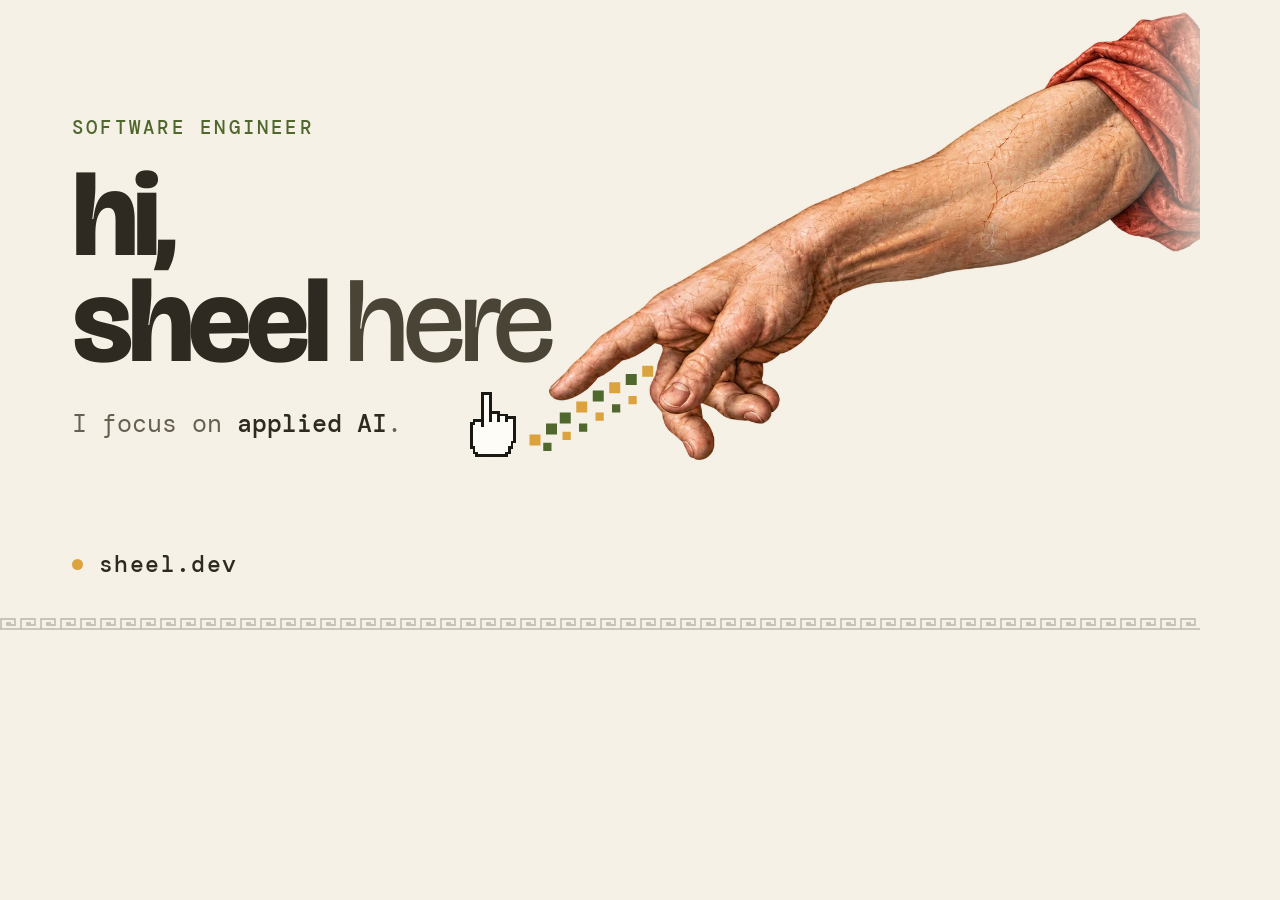
<file: tools/og-card.html>
<!doctype html>
<html lang="en">
<head>
<meta charset="utf-8">
<title>OG card source</title>
<!--
  Source for assets/og/og.png -- the 1200x630 social preview card.
  Rasterise with:
    "/Applications/Google Chrome.app/Contents/MacOS/Google Chrome" --headless \
      --screenshot=assets/og/og.png --window-size=1200,630 --hide-scrollbars \
      --virtual-time-budget=6000 file://$PWD/tools/og-card.html
  Uses the same tokens and art as the live hero so the card and the page match.
-->
<link rel="preconnect" href="https://fonts.googleapis.com">
<link rel="preconnect" href="https://fonts.gstatic.com" crossorigin>
<link rel="stylesheet" href="https://fonts.googleapis.com/css2?family=Bricolage+Grotesque:opsz,wght@12..96,200..800&family=DM+Mono:wght@400;500&display=swap">
<style>
  :root {
    --paper: #f6f1e6;
    --ink: #2e2a21;
    --ink-soft: #4a4437;
    --muted: #666052;
    --olive: #4f672c;
    --gold: #dca23d;
    --display: "Bricolage Grotesque", system-ui, sans-serif;
    --mono: "DM Mono", ui-monospace, Menlo, monospace;
  }
  * { box-sizing: border-box; margin: 0; }
  html, body { width: 1200px; height: 630px; overflow: hidden; }
  body {
    position: relative;
    background: var(--paper);
    color: var(--ink);
    font-family: var(--display);
    -webkit-font-smoothing: antialiased;
  }

  /* Same paper grain the site uses, dialled down for a small render. */
  body::after {
    content: "";
    position: absolute; inset: 0; z-index: 3; pointer-events: none; opacity: .12;
    background-image: url("data:image/svg+xml,%3Csvg viewBox='0 0 140 140' xmlns='http://www.w3.org/2000/svg'%3E%3Cfilter id='n'%3E%3CfeTurbulence type='fractalNoise' baseFrequency='.75' numOctaves='4' stitchTiles='stitch'/%3E%3C/filter%3E%3Crect width='100%25' height='100%25' filter='url(%23n)' opacity='.15'/%3E%3C/svg%3E");
    background-size: 140px 140px;
  }

  .art { position: absolute; right: -40px; top: -30px; width: 700px; z-index: 1; }
  .art img { display: block; width: 100%; height: auto; }
  .cursor { position: absolute; left: 470px; top: 392px; width: 46px; z-index: 2; }
  .sparks { position: absolute; left: 524px; top: 352px; width: 132px; z-index: 2; }

  .copy { position: absolute; left: 72px; top: 118px; z-index: 4; max-width: 610px; }
  .eyebrow {
    font: 500 19px/1 var(--mono);
    letter-spacing: .17em; text-transform: uppercase; color: var(--olive);
    margin-bottom: 26px;
  }
  h1 {
    font: 800 118px/.9 var(--display);
    letter-spacing: -.045em; color: var(--ink);
  }
  h1 .soft { color: var(--ink-soft); font-weight: 500; }
  .sub {
    margin-top: 30px;
    font: 400 25px/1.5 var(--mono);
    color: var(--muted); max-width: 26ch; white-space: nowrap;
  }
  .sub strong { color: var(--ink); font-weight: 500; }

  .foot {
    position: absolute; left: 72px; bottom: 54px; z-index: 4;
    display: flex; align-items: center; gap: 16px;
    font: 500 23px/1 var(--mono); letter-spacing: .06em; color: var(--ink);
  }
  .foot .dot { width: 11px; height: 11px; border-radius: 50%; background: var(--gold); }

  /* Greek key rule, echoing the site's section dividers. */
  .rule {
    position: absolute; left: 0; right: 0; bottom: 0; height: 12px; z-index: 4;
    background-image: url("data:image/svg+xml,%3Csvg%20xmlns%3D%22http%3A%2F%2Fwww.w3.org%2F2000%2Fsvg%22%20width%3D%2220%22%20height%3D%2212%22%20viewBox%3D%220%200%2020%2012%22%3E%3Cg%20fill%3D%22none%22%20stroke%3D%22%232e2a21%22%20stroke-width%3D%221.4%22%3E%3Cpath%20d%3D%22M0%2011h20%22%2F%3E%3Cpath%20d%3D%22M1%2011V1h14v6H7V5h4%22%2F%3E%3C%2Fg%3E%3C%2Fsvg%3E");
    background-repeat: repeat-x; opacity: .30;
  }
</style>
</head>
<body>
  <div class="art"><img src="../assets/hero/arm.webp" alt=""></div>

  <svg class="sparks" viewBox="0 0 48 40" fill="none" aria-hidden="true">
    <rect x="2"  y="30" width="4" height="4" fill="#dca23d"/>
    <rect x="8"  y="26" width="4" height="4" fill="#4f672c"/>
    <rect x="7"  y="33" width="3" height="3" fill="#4f672c"/>
    <rect x="13" y="22" width="4" height="4" fill="#4f672c"/>
    <rect x="14" y="29" width="3" height="3" fill="#dca23d"/>
    <rect x="19" y="18" width="4" height="4" fill="#dca23d"/>
    <rect x="20" y="26" width="3" height="3" fill="#4f672c"/>
    <rect x="25" y="14" width="4" height="4" fill="#4f672c"/>
    <rect x="26" y="22" width="3" height="3" fill="#dca23d"/>
    <rect x="31" y="11" width="4" height="4" fill="#dca23d"/>
    <rect x="32" y="19" width="3" height="3" fill="#4f672c"/>
    <rect x="37" y="8"  width="4" height="4" fill="#4f672c"/>
    <rect x="38" y="16" width="3" height="3" fill="#dca23d"/>
    <rect x="43" y="5"  width="4" height="4" fill="#dca23d"/>
  </svg>

  <img class="cursor" src="../assets/hero/cursor.svg" alt="">

  <div class="copy">
    <div class="eyebrow">Software Engineer</div>
    <h1>hi,<br><span>sheel</span> <span class="soft">here</span></h1>
    <p class="sub">I focus on <strong>applied AI</strong>.</p>
  </div>

  <div class="foot"><span class="dot"></span>sheel.dev</div>
  <div class="rule"></div>
</body>
</html>
</file>
<file: assets/tech/tech.css>
/* Technology marks — Simple Icons (CC0). Recoloured via mask, so they take --ink. */

.tech-python{--icon:url("data:image/svg+xml,%3Csvg%20xmlns%3D%22http%3A%2F%2Fwww.w3.org%2F2000%2Fsvg%22%20viewBox%3D%220%200%2024%2024%22%3E%3Cpath%20d%3D%22M14.25.18l.9.2.73.26.59.3.45.32.34.34.25.34.16.33.1.3.04.26.02.2-.01.13V8.5l-.05.63-.13.55-.21.46-.26.38-.3.31-.33.25-.35.19-.35.14-.33.1-.3.07-.26.04-.21.02H8.77l-.69.05-.59.14-.5.22-.41.27-.33.32-.27.35-.2.36-.15.37-.1.35-.07.32-.04.27-.02.21v3.06H3.17l-.21-.03-.28-.07-.32-.12-.35-.18-.36-.26-.36-.36-.35-.46-.32-.59-.28-.73-.21-.88-.14-1.05-.05-1.23.06-1.22.16-1.04.24-.87.32-.71.36-.57.4-.44.42-.33.42-.24.4-.16.36-.1.32-.05.24-.01h.16l.06.01h8.16v-.83H6.18l-.01-2.75-.02-.37.05-.34.11-.31.17-.28.25-.26.31-.23.38-.2.44-.18.51-.15.58-.12.64-.1.71-.06.77-.04.84-.02%201.27.05zm-6.3%201.98l-.23.33-.08.41.08.41.23.34.33.22.41.09.41-.09.33-.22.23-.34.08-.41-.08-.41-.23-.33-.33-.22-.41-.09-.41.09zm13.09%203.95l.28.06.32.12.35.18.36.27.36.35.35.47.32.59.28.73.21.88.14%201.04.05%201.23-.06%201.23-.16%201.04-.24.86-.32.71-.36.57-.4.45-.42.33-.42.24-.4.16-.36.09-.32.05-.24.02-.16-.01h-8.22v.82h5.84l.01%202.76.02.36-.05.34-.11.31-.17.29-.25.25-.31.24-.38.2-.44.17-.51.15-.58.13-.64.09-.71.07-.77.04-.84.01-1.27-.04-1.07-.14-.9-.2-.73-.25-.59-.3-.45-.33-.34-.34-.25-.34-.16-.33-.1-.3-.04-.25-.02-.2.01-.13v-5.34l.05-.64.13-.54.21-.46.26-.38.3-.32.33-.24.35-.2.35-.14.33-.1.3-.06.26-.04.21-.02.13-.01h5.84l.69-.05.59-.14.5-.21.41-.28.33-.32.27-.35.2-.36.15-.36.1-.35.07-.32.04-.28.02-.21V6.07h2.09l.14.01zm-6.47%2014.25l-.23.33-.08.41.08.41.23.33.33.23.41.08.41-.08.33-.23.23-.33.08-.41-.08-.41-.23-.33-.33-.23-.41-.08-.41.08z%22%2F%3E%3C%2Fsvg%3E")}
.tech-typescript{--icon:url("data:image/svg+xml,%3Csvg%20xmlns%3D%22http%3A%2F%2Fwww.w3.org%2F2000%2Fsvg%22%20viewBox%3D%220%200%2024%2024%22%3E%3Cpath%20d%3D%22M1.125%200C.502%200%200%20.502%200%201.125v21.75C0%2023.498.502%2024%201.125%2024h21.75c.623%200%201.125-.502%201.125-1.125V1.125C24%20.502%2023.498%200%2022.875%200zm17.363%209.75c.612%200%201.154.037%201.627.111a6.38%206.38%200%200%201%201.306.34v2.458a3.95%203.95%200%200%200-.643-.361%205.093%205.093%200%200%200-.717-.26%205.453%205.453%200%200%200-1.426-.2c-.3%200-.573.028-.819.086a2.1%202.1%200%200%200-.623.242c-.17.104-.3.229-.393.374a.888.888%200%200%200-.14.49c0%20.196.053.373.156.529.104.156.252.304.443.444s.423.276.696.41c.273.135.582.274.926.416.47.197.892.407%201.266.628.374.222.695.473.963.753.268.279.472.598.614.957.142.359.214.776.214%201.253%200%20.657-.125%201.21-.373%201.656a3.033%203.033%200%200%201-1.012%201.085%204.38%204.38%200%200%201-1.487.596c-.566.12-1.163.18-1.79.18a9.916%209.916%200%200%201-1.84-.164%205.544%205.544%200%200%201-1.512-.493v-2.63a5.033%205.033%200%200%200%203.237%201.2c.333%200%20.624-.03.872-.09.249-.06.456-.144.623-.25.166-.108.29-.234.373-.38a1.023%201.023%200%200%200-.074-1.089%202.12%202.12%200%200%200-.537-.5%205.597%205.597%200%200%200-.807-.444%2027.72%2027.72%200%200%200-1.007-.436c-.918-.383-1.602-.852-2.053-1.405-.45-.553-.676-1.222-.676-2.005%200-.614.123-1.141.369-1.582.246-.441.58-.804%201.004-1.089a4.494%204.494%200%200%201%201.47-.629%207.536%207.536%200%200%201%201.77-.201zm-15.113.188h9.563v2.166H9.506v9.646H6.789v-9.646H3.375z%22%2F%3E%3C%2Fsvg%3E")}
.tech-javascript{--icon:url("data:image/svg+xml,%3Csvg%20xmlns%3D%22http%3A%2F%2Fwww.w3.org%2F2000%2Fsvg%22%20viewBox%3D%220%200%2024%2024%22%3E%3Cpath%20d%3D%22M0%200h24v24H0V0zm22.034%2018.276c-.175-1.095-.888-2.015-3.003-2.873-.736-.345-1.554-.585-1.797-1.14-.091-.33-.105-.51-.046-.705.15-.646.915-.84%201.515-.66.39.12.75.42.976.9%201.034-.676%201.034-.676%201.755-1.125-.27-.42-.404-.601-.586-.78-.63-.705-1.469-1.065-2.834-1.034l-.705.089c-.676.165-1.32.525-1.71%201.005-1.14%201.291-.811%203.541.569%204.471%201.365%201.02%203.361%201.244%203.616%202.205.24%201.17-.87%201.545-1.966%201.41-.811-.18-1.26-.586-1.755-1.336l-1.83%201.051c.21.48.45.689.81%201.109%201.74%201.756%206.09%201.666%206.871-1.004.029-.09.24-.705.074-1.65l.046.067zm-8.983-7.245h-2.248c0%201.938-.009%203.864-.009%205.805%200%201.232.063%202.363-.138%202.711-.33.689-1.18.601-1.566.48-.396-.196-.597-.466-.83-.855-.063-.105-.11-.196-.127-.196l-1.825%201.125c.305.63.75%201.172%201.324%201.517.855.51%202.004.675%203.207.405.783-.226%201.458-.691%201.811-1.411.51-.93.402-2.07.397-3.346.012-2.054%200-4.109%200-6.179l.004-.056z%22%2F%3E%3C%2Fsvg%3E")}
.tech-cplusplus{--icon:url("data:image/svg+xml,%3Csvg%20xmlns%3D%22http%3A%2F%2Fwww.w3.org%2F2000%2Fsvg%22%20viewBox%3D%220%200%2024%2024%22%3E%3Cpath%20d%3D%22M22.394%206c-.167-.29-.398-.543-.652-.69L12.926.22c-.509-.294-1.34-.294-1.848%200L2.26%205.31c-.508.293-.923%201.013-.923%201.6v10.18c0%20.294.104.62.271.91.167.29.398.543.652.69l8.816%205.09c.508.293%201.34.293%201.848%200l8.816-5.09c.254-.147.485-.4.652-.69.167-.29.27-.616.27-.91V6.91c.003-.294-.1-.62-.268-.91zM12%2019.11c-3.92%200-7.109-3.19-7.109-7.11%200-3.92%203.19-7.11%207.11-7.11a7.133%207.133%200%20016.156%203.553l-3.076%201.78a3.567%203.567%200%2000-3.08-1.78A3.56%203.56%200%20008.444%2012%203.56%203.56%200%200012%2015.555a3.57%203.57%200%20003.08-1.778l3.078%201.78A7.135%207.135%200%200112%2019.11zm7.11-6.715h-.79v.79h-.79v-.79h-.79v-.79h.79v-.79h.79v.79h.79zm2.962%200h-.79v.79h-.79v-.79h-.79v-.79h.79v-.79h.79v.79h.79z%22%2F%3E%3C%2Fsvg%3E")}
.tech-django{--icon:url("data:image/svg+xml,%3Csvg%20xmlns%3D%22http%3A%2F%2Fwww.w3.org%2F2000%2Fsvg%22%20viewBox%3D%220%200%2024%2024%22%3E%3Cpath%20d%3D%22M11.146%200h3.924v18.166c-2.013.382-3.491.535-5.096.535-4.791%200-7.288-2.166-7.288-6.32%200-4.002%202.65-6.6%206.753-6.6.637%200%201.121.05%201.707.203zm0%209.143a3.894%203.894%200%2000-1.325-.204c-1.988%200-3.134%201.223-3.134%203.365%200%202.09%201.096%203.236%203.109%203.236.433%200%20.79-.025%201.35-.102V9.142zM21.314%206.06v9.098c0%203.134-.229%204.638-.917%205.937-.637%201.249-1.478%202.039-3.211%202.905l-3.644-1.733c1.733-.815%202.574-1.53%203.109-2.625.561-1.121.739-2.421.739-5.835V6.059h3.924zM17.39.021h3.924v4.026H17.39z%22%2F%3E%3C%2Fsvg%3E")}
.tech-fastapi{--icon:url("data:image/svg+xml,%3Csvg%20xmlns%3D%22http%3A%2F%2Fwww.w3.org%2F2000%2Fsvg%22%20viewBox%3D%220%200%2024%2024%22%3E%3Cpath%20d%3D%22M12%20.0387C5.3729.0384.0003%205.3931%200%2011.9988c-.001%206.6066%205.372%2011.9628%2012%2011.9625%206.628.0003%2012.001-5.3559%2012-11.9625-.0003-6.6057-5.3729-11.9604-12-11.96m-.829%205.4153h7.55l-7.5805%205.3284h5.1828L5.279%2018.5436q2.9466-6.5444%205.892-13.0896%22%2F%3E%3C%2Fsvg%3E")}
.tech-postgresql{--icon:url("data:image/svg+xml,%3Csvg%20xmlns%3D%22http%3A%2F%2Fwww.w3.org%2F2000%2Fsvg%22%20viewBox%3D%220%200%2024%2024%22%3E%3Cpath%20d%3D%22M23.5594%2014.7228a.5269.5269%200%200%200-.0563-.1191c-.139-.2632-.4768-.3418-1.0074-.2321-1.6533.3411-2.2935.1312-2.5256-.0191%201.342-2.0482%202.445-4.522%203.0411-6.8297.2714-1.0507.7982-3.5237.1222-4.7316a1.5641%201.5641%200%200%200-.1509-.235C21.6931.9086%2019.8007.0248%2017.5099.0005c-1.4947-.0158-2.7705.3461-3.1161.4794a9.449%209.449%200%200%200-.5159-.0816%208.044%208.044%200%200%200-1.3114-.1278c-1.1822-.0184-2.2038.2642-3.0498.8406-.8573-.3211-4.7888-1.645-7.2219.0788C.9359%202.1526.3086%203.8733.4302%206.3043c.0409.818.5069%203.334%201.2423%205.7436.4598%201.5065.9387%202.7019%201.4334%203.582.553.9942%201.1259%201.5933%201.7143%201.7895.4474.1491%201.1327.1441%201.8581-.7279.8012-.9635%201.5903-1.8258%201.9446-2.2069.4351.2355.9064.3625%201.39.3772a.0569.0569%200%200%200%20.0004.0041%2011.0312%2011.0312%200%200%200-.2472.3054c-.3389.4302-.4094.5197-1.5002.7443-.3102.064-1.1344.2339-1.1464.8115-.0025.1224.0329.2309.0919.3268.2269.4231.9216.6097%201.015.6331%201.3345.3335%202.5044.092%203.3714-.6787-.017%202.231.0775%204.4174.3454%205.0874.2212.5529.7618%201.9045%202.4692%201.9043.2505%200%20.5263-.0291.8296-.0941%201.7819-.3821%202.5557-1.1696%202.855-2.9059.1503-.8707.4016-2.8753.5388-4.1012.0169-.0703.0357-.1207.057-.1362.0007-.0005.0697-.0471.4272.0307a.3673.3673%200%200%200%20.0443.0068l.2539.0223.0149.001c.8468.0384%201.9114-.1426%202.5312-.4308.6438-.2988%201.8057-1.0323%201.5951-1.6698zM2.371%2011.8765c-.7435-2.4358-1.1779-4.8851-1.2123-5.5719-.1086-2.1714.4171-3.6829%201.5623-4.4927%201.8367-1.2986%204.8398-.5408%206.108-.13-.0032.0032-.0066.0061-.0098.0094-2.0238%202.044-1.9758%205.536-1.9708%205.7495-.0002.0823.0066.1989.0162.3593.0348.5873.0996%201.6804-.0735%202.9184-.1609%201.1504.1937%202.2764.9728%203.0892.0806.0841.1648.1631.2518.2374-.3468.3714-1.1004%201.1926-1.9025%202.1576-.5677.6825-.9597.5517-1.0886.5087-.3919-.1307-.813-.5871-1.2381-1.3223-.4796-.839-.9635-2.0317-1.4155-3.5126zm6.0072%205.0871c-.1711-.0428-.3271-.1132-.4322-.1772.0889-.0394.2374-.0902.4833-.1409%201.2833-.2641%201.4815-.4506%201.9143-1.0002.0992-.126.2116-.2687.3673-.4426a.3549.3549%200%200%200%20.0737-.1298c.1708-.1513.2724-.1099.4369-.0417.156.0646.3078.26.3695.4752.0291.1016.0619.2945-.0452.4444-.9043%201.2658-2.2216%201.2494-3.1676%201.0128zm2.094-3.988-.0525.141c-.133.3566-.2567.6881-.3334%201.003-.6674-.0021-1.3168-.2872-1.8105-.8024-.6279-.6551-.9131-1.5664-.7825-2.5004.1828-1.3079.1153-2.4468.079-3.0586-.005-.0857-.0095-.1607-.0122-.2199.2957-.2621%201.6659-.9962%202.6429-.7724.4459.1022.7176.4057.8305.928.5846%202.7038.0774%203.8307-.3302%204.7363-.084.1866-.1633.3629-.2311.5454zm7.3637%204.5725c-.0169.1768-.0358.376-.0618.5959l-.146.4383a.3547.3547%200%200%200-.0182.1077c-.0059.4747-.054.6489-.115.8693-.0634.2292-.1353.4891-.1794%201.0575-.11%201.4143-.8782%202.2267-2.4172%202.5565-1.5155.3251-1.7843-.4968-2.0212-1.2217a6.5824%206.5824%200%200%200-.0769-.2266c-.2154-.5858-.1911-1.4119-.1574-2.5551.0165-.5612-.0249-1.9013-.3302-2.6462.0044-.2932.0106-.5909.019-.8918a.3529.3529%200%200%200-.0153-.1126%201.4927%201.4927%200%200%200-.0439-.208c-.1226-.4283-.4213-.7866-.7797-.9351-.1424-.059-.4038-.1672-.7178-.0869.067-.276.1831-.5875.309-.9249l.0529-.142c.0595-.16.134-.3257.213-.5012.4265-.9476%201.0106-2.2453.3766-5.1772-.2374-1.0981-1.0304-1.6343-2.2324-1.5098-.7207.0746-1.3799.3654-1.7088.5321a5.6716%205.6716%200%200%200-.1958.1041c.0918-1.1064.4386-3.1741%201.7357-4.4823a4.0306%204.0306%200%200%201%20.3033-.276.3532.3532%200%200%200%20.1447-.0644c.7524-.5706%201.6945-.8506%202.802-.8325.4091.0067.8017.0339%201.1742.081%201.939.3544%203.2439%201.4468%204.0359%202.3827.8143.9623%201.2552%201.9315%201.4312%202.4543-1.3232-.1346-2.2234.1268-2.6797.779-.9926%201.4189.543%204.1729%201.2811%205.4964.1353.2426.2522.4522.2889.5413.2403.5825.5515.9713.7787%201.2552.0696.087.1372.1714.1885.245-.4008.1155-1.1208.3825-1.0552%201.717-.0123.1563-.0423.4469-.0834.8148-.0461.2077-.0702.4603-.0994.7662zm.8905-1.6211c-.0405-.8316.2691-.9185.5967-1.0105a2.8566%202.8566%200%200%200%20.135-.0406%201.202%201.202%200%200%200%20.1342.103c.5703.3765%201.5823.4213%203.0068.1344-.2016.1769-.5189.3994-.9533.6011-.4098.1903-1.0957.333-1.7473.3636-.7197.0336-1.0859-.0807-1.1721-.151zm.5695-9.2712c-.0059.3508-.0542.6692-.1054%201.0017-.055.3576-.112.7274-.1264%201.1762-.0142.4368.0404.8909.0932%201.3301.1066.887.216%201.8003-.2075%202.7014a3.5272%203.5272%200%200%201-.1876-.3856c-.0527-.1276-.1669-.3326-.3251-.6162-.6156-1.1041-2.0574-3.6896-1.3193-4.7446.3795-.5427%201.3408-.5661%202.1781-.463zm.2284%207.0137a12.3762%2012.3762%200%200%200-.0853-.1074l-.0355-.0444c.7262-1.1995.5842-2.3862.4578-3.4385-.0519-.4318-.1009-.8396-.0885-1.2226.0129-.4061.0666-.7543.1185-1.0911.0639-.415.1288-.8443.1109-1.3505.0134-.0531.0188-.1158.0118-.1902-.0457-.4855-.5999-1.938-1.7294-3.253-.6076-.7073-1.4896-1.4972-2.6889-2.0395.5251-.1066%201.2328-.2035%202.0244-.1859%202.0515.0456%203.6746.8135%204.8242%202.2824a.908.908%200%200%201%20.0667.1002c.7231%201.3556-.2762%206.2751-2.9867%2010.5405zm-8.8166-6.1162c-.025.1794-.3089.4225-.6211.4225a.5821.5821%200%200%201-.0809-.0056c-.1873-.026-.3765-.144-.5059-.3156-.0458-.0605-.1203-.178-.1055-.2844.0055-.0401.0261-.0985.0925-.1488.1182-.0894.3518-.1226.6096-.0867.3163.0441.6426.1938.6113.4186zm7.9305-.4114c.0111.0792-.049.201-.1531.3102-.0683.0717-.212.1961-.4079.2232a.5456.5456%200%200%201-.075.0052c-.2935%200-.5414-.2344-.5607-.3717-.024-.1765.2641-.3106.5611-.352.297-.0414.6111.0088.6356.1851z%22%2F%3E%3C%2Fsvg%3E")}
.tech-mongodb{--icon:url("data:image/svg+xml,%3Csvg%20xmlns%3D%22http%3A%2F%2Fwww.w3.org%2F2000%2Fsvg%22%20viewBox%3D%220%200%2024%2024%22%3E%3Cpath%20d%3D%22M17.193%209.555c-1.264-5.58-4.252-7.414-4.573-8.115-.28-.394-.53-.954-.735-1.44-.036.495-.055.685-.523%201.184-.723.566-4.438%203.682-4.74%2010.02-.282%205.912%204.27%209.435%204.888%209.884l.07.05A73.49%2073.49%200%200111.91%2024h.481c.114-1.032.284-2.056.51-3.07.417-.296.604-.463.85-.693a11.342%2011.342%200%20003.639-8.464c.01-.814-.103-1.662-.197-2.218zm-5.336%208.195s0-8.291.275-8.29c.213%200%20.49%2010.695.49%2010.695-.381-.045-.765-1.76-.765-2.405z%22%2F%3E%3C%2Fsvg%3E")}
.tech-sqlite{--icon:url("data:image/svg+xml,%3Csvg%20xmlns%3D%22http%3A%2F%2Fwww.w3.org%2F2000%2Fsvg%22%20viewBox%3D%220%200%2024%2024%22%3E%3Cpath%20d%3D%22M21.678.521c-1.032-.92-2.28-.55-3.513.544a8.71%208.71%200%200%200-.547.535c-2.109%202.237-4.066%206.38-4.674%209.544.237.48.422%201.093.544%201.561a13.044%2013.044%200%200%201%20.164.703s-.019-.071-.096-.296l-.05-.146a1.689%201.689%200%200%200-.033-.08c-.138-.32-.518-.995-.686-1.289-.143.423-.27.818-.376%201.176.484.884.778%202.4.778%202.4s-.025-.099-.147-.442c-.107-.303-.644-1.244-.772-1.464-.217.804-.304%201.346-.226%201.478.152.256.296.698.422%201.186.286%201.1.485%202.44.485%202.44l.017.224a22.41%2022.41%200%200%200%20.056%202.748c.095%201.146.273%202.13.5%202.657l.155-.084c-.334-1.038-.47-2.399-.41-3.967.09-2.398.642-5.29%201.661-8.304%201.723-4.55%204.113-8.201%206.3-9.945-1.993%201.8-4.692%207.63-5.5%209.788-.904%202.416-1.545%204.684-1.931%206.857.666-2.037%202.821-2.912%202.821-2.912s1.057-1.304%202.292-3.166c-.74.169-1.955.458-2.362.629-.6.251-.762.337-.762.337s1.945-1.184%203.613-1.72C21.695%207.9%2024.195%202.767%2021.678.521m-18.573.543A1.842%201.842%200%200%200%201.27%202.9v16.608a1.84%201.84%200%200%200%201.835%201.834h9.418a22.953%2022.953%200%200%201-.052-2.707c-.006-.062-.011-.141-.016-.2a27.01%2027.01%200%200%200-.473-2.378c-.121-.47-.275-.898-.369-1.057-.116-.197-.098-.31-.097-.432%200-.12.015-.245.037-.386a9.98%209.98%200%200%201%20.234-1.045l.217-.028c-.017-.035-.014-.065-.031-.097l-.041-.381a32.8%2032.8%200%200%201%20.382-1.194l.2-.019c-.008-.016-.01-.038-.018-.053l-.043-.316c.63-3.28%202.587-7.443%204.8-9.791.066-.069.133-.128.198-.194Z%22%2F%3E%3C%2Fsvg%3E")}
.tech-svelte{--icon:url("data:image/svg+xml,%3Csvg%20xmlns%3D%22http%3A%2F%2Fwww.w3.org%2F2000%2Fsvg%22%20viewBox%3D%220%200%2024%2024%22%3E%3Cpath%20d%3D%22M10.354%2021.125a4.44%204.44%200%200%201-4.765-1.767%204.109%204.109%200%200%201-.703-3.107%203.898%203.898%200%200%201%20.134-.522l.105-.321.287.21a7.21%207.21%200%200%200%202.186%201.092l.208.063-.02.208a1.253%201.253%200%200%200%20.226.83%201.337%201.337%200%200%200%201.435.533%201.231%201.231%200%200%200%20.343-.15l5.59-3.562a1.164%201.164%200%200%200%20.524-.778%201.242%201.242%200%200%200-.211-.937%201.338%201.338%200%200%200-1.435-.533%201.23%201.23%200%200%200-.343.15l-2.133%201.36a4.078%204.078%200%200%201-1.135.499%204.44%204.44%200%200%201-4.765-1.766%204.108%204.108%200%200%201-.702-3.108%203.855%203.855%200%200%201%201.742-2.582l5.589-3.563a4.072%204.072%200%200%201%201.135-.499%204.44%204.44%200%200%201%204.765%201.767%204.109%204.109%200%200%201%20.703%203.107%203.943%203.943%200%200%201-.134.522l-.105.321-.286-.21a7.204%207.204%200%200%200-2.187-1.093l-.208-.063.02-.207a1.255%201.255%200%200%200-.226-.831%201.337%201.337%200%200%200-1.435-.532%201.231%201.231%200%200%200-.343.15L8.62%209.368a1.162%201.162%200%200%200-.524.778%201.24%201.24%200%200%200%20.211.937%201.338%201.338%200%200%200%201.435.533%201.235%201.235%200%200%200%20.344-.151l2.132-1.36a4.067%204.067%200%200%201%201.135-.498%204.44%204.44%200%200%201%204.765%201.766%204.108%204.108%200%200%201%20.702%203.108%203.857%203.857%200%200%201-1.742%202.583l-5.589%203.562a4.072%204.072%200%200%201-1.135.499m10.358-17.95C18.484-.015%2014.082-.96%2010.9%201.068L5.31%204.63a6.412%206.412%200%200%200-2.896%204.295%206.753%206.753%200%200%200%20.666%204.336%206.43%206.43%200%200%200-.96%202.396%206.833%206.833%200%200%200%201.168%205.167c2.229%203.19%206.63%204.135%209.812%202.108l5.59-3.562a6.41%206.41%200%200%200%202.896-4.295%206.756%206.756%200%200%200-.665-4.336%206.429%206.429%200%200%200%20.958-2.396%206.831%206.831%200%200%200-1.167-5.168Z%22%2F%3E%3C%2Fsvg%3E")}
.tech-docker{--icon:url("data:image/svg+xml,%3Csvg%20xmlns%3D%22http%3A%2F%2Fwww.w3.org%2F2000%2Fsvg%22%20viewBox%3D%220%200%2024%2024%22%3E%3Cpath%20d%3D%22M13.983%2011.078h2.119a.186.186%200%2000.186-.185V9.006a.186.186%200%2000-.186-.186h-2.119a.185.185%200%2000-.185.185v1.888c0%20.102.083.185.185.185m-2.954-5.43h2.118a.186.186%200%2000.186-.186V3.574a.186.186%200%2000-.186-.185h-2.118a.185.185%200%2000-.185.185v1.888c0%20.102.082.185.185.185m0%202.716h2.118a.187.187%200%2000.186-.186V6.29a.186.186%200%2000-.186-.185h-2.118a.185.185%200%2000-.185.185v1.887c0%20.102.082.185.185.186m-2.93%200h2.12a.186.186%200%2000.184-.186V6.29a.185.185%200%2000-.185-.185H8.1a.185.185%200%2000-.185.185v1.887c0%20.102.083.185.185.186m-2.964%200h2.119a.186.186%200%2000.185-.186V6.29a.185.185%200%2000-.185-.185H5.136a.186.186%200%2000-.186.185v1.887c0%20.102.084.185.186.186m5.893%202.715h2.118a.186.186%200%2000.186-.185V9.006a.186.186%200%2000-.186-.186h-2.118a.185.185%200%2000-.185.185v1.888c0%20.102.082.185.185.185m-2.93%200h2.12a.185.185%200%2000.184-.185V9.006a.185.185%200%2000-.184-.186h-2.12a.185.185%200%2000-.184.185v1.888c0%20.102.083.185.185.185m-2.964%200h2.119a.185.185%200%2000.185-.185V9.006a.185.185%200%2000-.184-.186h-2.12a.186.186%200%2000-.186.186v1.887c0%20.102.084.185.186.185m-2.92%200h2.12a.185.185%200%2000.184-.185V9.006a.185.185%200%2000-.184-.186h-2.12a.185.185%200%2000-.184.185v1.888c0%20.102.082.185.185.185M23.763%209.89c-.065-.051-.672-.51-1.954-.51-.338.001-.676.03-1.01.087-.248-1.7-1.653-2.53-1.716-2.566l-.344-.199-.226.327c-.284.438-.49.922-.612%201.43-.23.97-.09%201.882.403%202.661-.595.332-1.55.413-1.744.42H.751a.751.751%200%2000-.75.748%2011.376%2011.376%200%2000.692%204.062c.545%201.428%201.355%202.48%202.41%203.124%201.18.723%203.1%201.137%205.275%201.137.983.003%201.963-.086%202.93-.266a12.248%2012.248%200%20003.823-1.389c.98-.567%201.86-1.288%202.61-2.136%201.252-1.418%201.998-2.997%202.553-4.4h.221c1.372%200%202.215-.549%202.68-1.009.309-.293.55-.65.707-1.046l.098-.288Z%22%2F%3E%3C%2Fsvg%3E")}
.tech-linux{--icon:url("data:image/svg+xml,%3Csvg%20xmlns%3D%22http%3A%2F%2Fwww.w3.org%2F2000%2Fsvg%22%20viewBox%3D%220%200%2024%2024%22%3E%3Cpath%20d%3D%22M12.504%200c-.155%200-.315.008-.48.021-4.226.333-3.105%204.807-3.17%206.298-.076%201.092-.3%201.953-1.05%203.02-.885%201.051-2.127%202.75-2.716%204.521-.278.832-.41%201.684-.287%202.489a.424.424%200%2000-.11.135c-.26.268-.45.6-.663.839-.199.199-.485.267-.797.4-.313.136-.658.269-.864.68-.09.189-.136.394-.132.602%200%20.199.027.4.055.536.058.399.116.728.04.97-.249.68-.28%201.145-.106%201.484.174.334.535.47.94.601.81.2%201.91.135%202.774.6.926.466%201.866.67%202.616.47.526-.116.97-.464%201.208-.946.587-.003%201.23-.269%202.26-.334.699-.058%201.574.267%202.577.2.025.134.063.198.114.333l.003.003c.391.778%201.113%201.132%201.884%201.071.771-.06%201.592-.536%202.257-1.306.631-.765%201.683-1.084%202.378-1.503.348-.199.629-.469.649-.853.023-.4-.2-.811-.714-1.376v-.097l-.003-.003c-.17-.2-.25-.535-.338-.926-.085-.401-.182-.786-.492-1.046h-.003c-.059-.054-.123-.067-.188-.135a.357.357%200%2000-.19-.064c.431-1.278.264-2.55-.173-3.694-.533-1.41-1.465-2.638-2.175-3.483-.796-1.005-1.576-1.957-1.56-3.368.026-2.152.236-6.133-3.544-6.139zm.529%203.405h.013c.213%200%20.396.062.584.198.19.135.33.332.438.533.105.259.158.459.166.724%200-.02.006-.04.006-.06v.105a.086.086%200%2001-.004-.021l-.004-.024a1.807%201.807%200%2001-.15.706.953.953%200%2001-.213.335.71.71%200%2000-.088-.042c-.104-.045-.198-.064-.284-.133a1.312%201.312%200%2000-.22-.066c.05-.06.146-.133.183-.198.053-.128.082-.264.088-.402v-.02a1.21%201.21%200%2000-.061-.4c-.045-.134-.101-.2-.183-.333-.084-.066-.167-.132-.267-.132h-.016c-.093%200-.176.03-.262.132a.8.8%200%2000-.205.334%201.18%201.18%200%2000-.09.4v.019c.002.089.008.179.02.267-.193-.067-.438-.135-.607-.202a1.635%201.635%200%2001-.018-.2v-.02a1.772%201.772%200%2001.15-.768c.082-.22.232-.406.43-.533a.985.985%200%2001.594-.2zm-2.962.059h.036c.142%200%20.27.048.399.135.146.129.264.288.344.465.09.199.14.4.153.667v.004c.007.134.006.2-.002.266v.08c-.03.007-.056.018-.083.024-.152.055-.274.135-.393.2.012-.09.013-.18.003-.267v-.015c-.012-.133-.04-.2-.082-.333a.613.613%200%2000-.166-.267.248.248%200%2000-.183-.064h-.021c-.071.006-.13.04-.186.132a.552.552%200%2000-.12.27.944.944%200%2000-.023.33v.015c.012.135.037.2.08.334.046.134.098.2.166.268.01.009.02.018.034.024-.07.057-.117.07-.176.136a.304.304%200%2001-.131.068%202.62%202.62%200%2001-.275-.402%201.772%201.772%200%2001-.155-.667%201.759%201.759%200%2001.08-.668%201.43%201.43%200%2001.283-.535c.128-.133.26-.2.418-.2zm1.37%201.706c.332%200%20.733.065%201.216.399.293.2.523.269%201.052.468h.003c.255.136.405.266.478.399v-.131a.571.571%200%2001.016.47c-.123.31-.516.643-1.063.842v.002c-.268.135-.501.333-.775.465-.276.135-.588.292-1.012.267a1.139%201.139%200%2001-.448-.067%203.566%203.566%200%2001-.322-.198c-.195-.135-.363-.332-.612-.465v-.005h-.005c-.4-.246-.616-.512-.686-.71-.07-.268-.005-.47.193-.6.224-.135.38-.271.483-.336.104-.074.143-.102.176-.131h.002v-.003c.169-.202.436-.47.839-.601.139-.036.294-.065.466-.065zm2.8%202.142c.358%201.417%201.196%203.475%201.735%204.473.286.534.855%201.659%201.102%203.024.156-.005.33.018.513.064.646-1.671-.546-3.467-1.089-3.966-.22-.2-.232-.335-.123-.335.59.534%201.365%201.572%201.646%202.757.13.535.16%201.104.021%201.67.067.028.135.06.205.067%201.032.534%201.413.938%201.23%201.537v-.043c-.06-.003-.12%200-.18%200h-.016c.151-.467-.182-.825-1.065-1.224-.915-.4-1.646-.336-1.77.465-.008.043-.013.066-.018.135-.068.023-.139.053-.209.064-.43.268-.662.669-.793%201.187-.13.533-.17%201.156-.205%201.869v.003c-.02.334-.17.838-.319%201.35-1.5%201.072-3.58%201.538-5.348.334a2.645%202.645%200%2000-.402-.533%201.45%201.45%200%2000-.275-.333c.182%200%20.338-.03.465-.067a.615.615%200%2000.314-.334c.108-.267%200-.697-.345-1.163-.345-.467-.931-.995-1.788-1.521-.63-.4-.986-.87-1.15-1.396-.165-.534-.143-1.085-.015-1.645.245-1.07.873-2.11%201.274-2.763.107-.065.037.135-.408.974-.396.751-1.14%202.497-.122%203.854a8.123%208.123%200%2001.647-2.876c.564-1.278%201.743-3.504%201.836-5.268.048.036.217.135.289.202.218.133.38.333.59.465.21.201.477.335.876.335.039.003.075.006.11.006.412%200%20.73-.134.997-.268.29-.134.52-.334.74-.4h.005c.467-.135.835-.402%201.044-.7zm2.185%208.958c.037.6.343%201.245.882%201.377.588.134%201.434-.333%201.791-.765l.211-.01c.315-.007.577.01.847.268l.003.003c.208.199.305.53.391.876.085.4.154.78.409%201.066.486.527.645.906.636%201.14l.003-.007v.018l-.003-.012c-.015.262-.185.396-.498.595-.63.401-1.746.712-2.457%201.57-.618.737-1.37%201.14-2.036%201.191-.664.053-1.237-.2-1.574-.898l-.005-.003c-.21-.4-.12-1.025.056-1.69.176-.668.428-1.344.463-1.897.037-.714.076-1.335.195-1.814.12-.465.308-.797.641-.984l.045-.022zm-10.814.049h.01c.053%200%20.105.005.157.014.376.055.706.333%201.023.752l.91%201.664.003.003c.243.533.754%201.064%201.189%201.637.434.598.77%201.131.729%201.57v.006c-.057.744-.48%201.148-1.125%201.294-.645.135-1.52.002-2.395-.464-.968-.536-2.118-.469-2.857-.602-.369-.066-.61-.2-.723-.4-.11-.2-.113-.602.123-1.23v-.004l.002-.003c.117-.334.03-.752-.027-1.118-.055-.401-.083-.71.043-.94.16-.334.396-.4.69-.533.294-.135.64-.202.915-.47h.002v-.002c.256-.268.445-.601.668-.838.19-.201.38-.336.663-.336zm7.159-9.074c-.435.201-.945.535-1.488.535-.542%200-.97-.267-1.28-.466-.154-.134-.28-.268-.373-.335-.164-.134-.144-.333-.074-.333.109.016.129.134.199.2.096.066.215.2.36.333.292.2.68.467%201.167.467.485%200%201.053-.267%201.398-.466.195-.135.445-.334.648-.467.156-.136.149-.267.279-.267.128.016.034.134-.147.332a8.097%208.097%200%2001-.69.468zm-1.082-1.583V5.64c-.006-.02.013-.042.029-.05.074-.043.18-.027.26.004.063%200%20.16.067.15.135-.006.049-.085.066-.135.066-.055%200-.092-.043-.141-.068-.052-.018-.146-.008-.163-.065zm-.551%200c-.02.058-.113.049-.166.066-.047.025-.086.068-.14.068-.05%200-.13-.02-.136-.068-.01-.066.088-.133.15-.133.08-.031.184-.047.259-.005.019.009.036.03.03.05v.02h.003z%22%2F%3E%3C%2Fsvg%3E")}
.tech-git{--icon:url("data:image/svg+xml,%3Csvg%20xmlns%3D%22http%3A%2F%2Fwww.w3.org%2F2000%2Fsvg%22%20viewBox%3D%220%200%2024%2024%22%3E%3Cpath%20d%3D%22M23.546%2010.93L13.067.452c-.604-.603-1.582-.603-2.188%200L8.708%202.627l2.76%202.76c.645-.215%201.379-.07%201.889.441.516.515.658%201.258.438%201.9l2.658%202.66c.645-.223%201.387-.078%201.9.435.721.72.721%201.884%200%202.604-.719.719-1.881.719-2.6%200-.539-.541-.674-1.337-.404-1.996L12.86%208.955v6.525c.176.086.342.203.488.348.713.721.713%201.883%200%202.6-.719.721-1.889.721-2.609%200-.719-.719-.719-1.879%200-2.598.182-.18.387-.316.605-.406V8.835c-.217-.091-.424-.222-.6-.401-.545-.545-.676-1.342-.396-2.009L7.636%203.7.45%2010.881c-.6.605-.6%201.584%200%202.189l10.48%2010.477c.604.604%201.582.604%202.186%200l10.43-10.43c.605-.603.605-1.582%200-2.187%22%2F%3E%3C%2Fsvg%3E")}
.tech-github{--icon:url("data:image/svg+xml,%3Csvg%20xmlns%3D%22http%3A%2F%2Fwww.w3.org%2F2000%2Fsvg%22%20viewBox%3D%220%200%2024%2024%22%3E%3Cpath%20d%3D%22M12%20.297c-6.63%200-12%205.373-12%2012%200%205.303%203.438%209.8%208.205%2011.385.6.113.82-.258.82-.577%200-.285-.01-1.04-.015-2.04-3.338.724-4.042-1.61-4.042-1.61C4.422%2018.07%203.633%2017.7%203.633%2017.7c-1.087-.744.084-.729.084-.729%201.205.084%201.838%201.236%201.838%201.236%201.07%201.835%202.809%201.305%203.495.998.108-.776.417-1.305.76-1.605-2.665-.3-5.466-1.332-5.466-5.93%200-1.31.465-2.38%201.235-3.22-.135-.303-.54-1.523.105-3.176%200%200%201.005-.322%203.3%201.23.96-.267%201.98-.399%203-.405%201.02.006%202.04.138%203%20.405%202.28-1.552%203.285-1.23%203.285-1.23.645%201.653.24%202.873.12%203.176.765.84%201.23%201.91%201.23%203.22%200%204.61-2.805%205.625-5.475%205.92.42.36.81%201.096.81%202.22%200%201.606-.015%202.896-.015%203.286%200%20.315.21.69.825.57C20.565%2022.092%2024%2017.592%2024%2012.297c0-6.627-5.373-12-12-12%22%2F%3E%3C%2Fsvg%3E")}
.tech-firebase{--icon:url("data:image/svg+xml,%3Csvg%20xmlns%3D%22http%3A%2F%2Fwww.w3.org%2F2000%2Fsvg%22%20viewBox%3D%220%200%2024%2024%22%3E%3Cpath%20d%3D%22M19.455%208.369c-.538-.748-1.778-2.285-3.681-4.569-.826-.991-1.535-1.832-1.884-2.245a146%20146%200%200%200-.488-.576l-.207-.245-.113-.133-.022-.032-.01-.005L12.57%200l-.609.488c-1.555%201.246-2.828%202.851-3.681%204.64-.523%201.064-.864%202.105-1.043%203.176-.047.241-.088.489-.121.738-.209-.017-.421-.028-.632-.033-.018-.001-.035-.002-.059-.003a7.46%207.46%200%200%200-2.28.274l-.317.089-.163.286c-.765%201.342-1.198%202.869-1.252%204.416-.07%202.01.477%203.954%201.583%205.625%201.082%201.633%202.61%202.882%204.42%203.611l.236.095.071.025.003-.001a9.59%209.59%200%200%200%202.941.568q.171.006.342.006c1.273%200%202.513-.249%203.69-.742l.008.004.313-.145a9.63%209.63%200%200%200%203.927-3.335c1.01-1.49%201.577-3.234%201.641-5.042.075-2.161-.643-4.304-2.133-6.371m-7.083%206.695c.328%201.244.264%202.44-.191%203.558-1.135-1.12-1.967-2.352-2.475-3.665-.543-1.404-.87-2.74-.974-3.975.48.157.922.366%201.315.622%201.132.737%201.914%201.902%202.325%203.461zm.207%206.022c.482.368.99.712%201.513%201.028-.771.21-1.565.302-2.369.273a8%208%200%200%201-.373-.022c.458-.394.869-.823%201.228-1.279zm1.347-6.431c-.516-1.957-1.527-3.437-3.002-4.398-.647-.421-1.385-.741-2.194-.95.011-.134.026-.268.043-.4.014-.113.03-.216.046-.313.133-.689.332-1.37.589-2.025.099-.25.206-.499.321-.74l.004-.008c.177-.358.376-.719.61-1.105l.092-.152-.003-.001c.544-.851%201.197-1.627%201.942-2.311l.288.341c.672.796%201.304%201.548%201.878%202.237%201.291%201.549%202.966%203.583%203.612%204.48%201.277%201.771%201.893%203.579%201.83%205.375-.049%201.395-.461%202.755-1.195%203.933-.694%201.116-1.661%202.05-2.8%202.708-.636-.318-1.559-.839-2.539-1.599.79-1.575.952-3.28.479-5.072zm-2.575%205.397c-.725.939-1.587%201.55-2.09%201.856-.081-.029-.163-.06-.243-.093l-.065-.026c-1.49-.616-2.747-1.656-3.635-3.01-.907-1.384-1.356-2.993-1.298-4.653.041-1.19.338-2.327.882-3.379.316-.07.638-.114.96-.131l.084-.002c.162-.003.324-.003.478%200%20.227.011.454.035.677.07.073%201.513.445%203.145%201.105%204.852.637%201.644%201.694%203.162%203.144%204.515z%22%2F%3E%3C%2Fsvg%3E")}
.tech-googlegemini{--icon:url("data:image/svg+xml,%3Csvg%20xmlns%3D%22http%3A%2F%2Fwww.w3.org%2F2000%2Fsvg%22%20viewBox%3D%220%200%2024%2024%22%3E%3Cpath%20d%3D%22M11.04%2019.32Q12%2021.51%2012%2024q0-2.49.93-4.68.96-2.19%202.58-3.81t3.81-2.55Q21.51%2012%2024%2012q-2.49%200-4.68-.93a12.3%2012.3%200%200%201-3.81-2.58%2012.3%2012.3%200%200%201-2.58-3.81Q12%202.49%2012%200q0%202.49-.96%204.68-.93%202.19-2.55%203.81a12.3%2012.3%200%200%201-3.81%202.58Q2.49%2012%200%2012q2.49%200%204.68.96%202.19.93%203.81%202.55t2.55%203.81%22%2F%3E%3C%2Fsvg%3E")}
</file>
<file: styles.css>
:root {
  color-scheme: light;
  --paper: #f6f1e6;
  --paper-deep: #eae2d2;
  --surface: #fffdf7;
  --ink: #2e2a21;
  --muted: #666052;
  --faint: #736b5b;
  --ink-soft: #4a4437;
  --line: rgba(46, 42, 33, 0.12);
  --olive: #4f672c;
  --olive-light: #a9ca6b;
  --gold: #dca23d;
  --rust: #a8452c;
  --display: "Bricolage Grotesque", system-ui, sans-serif;
  --mono: "DM Mono", ui-monospace, SFMono-Regular, Menlo, monospace;
  --pixel: "Silkscreen", ui-monospace, monospace;
  --shadow-color: 37, 31, 19;
  --shadow: 0 18px 60px rgba(var(--shadow-color), 0.08);
  --radius: 16px;
  --max: 1200px;
}

* { box-sizing: border-box; }
html { scroll-behavior: smooth; }
body {
  margin: 0;
  min-width: 320px;
  background: var(--paper);
  color: var(--ink);
  font-family: var(--display);
  -webkit-font-smoothing: antialiased;
}

body::after {
  content: "";
  position: fixed;
  inset: 0;
  pointer-events: none;
  z-index: 19;
  opacity: .07;
  background-image:
    url("data:image/svg+xml,%3Csvg%20xmlns%3D%22http%3A%2F%2Fwww.w3.org%2F2000%2Fsvg%22%20viewBox%3D%220%200%20700%20700%22%3E%3Cfilter%20id%3D%22s%22%3E%3CfeTurbulence%20type%3D%22fractalNoise%22%20baseFrequency%3D%22.016%22%20numOctaves%3D%224%22%20seed%3D%229%22%2F%3E%3CfeColorMatrix%20values%3D%220%200%200%200%200.17%200%200%200%200%200.15%200%200%200%200%200.12%200%200%200%20-2.2%200.92%22%2F%3E%3C%2Ffilter%3E%3Crect%20width%3D%22100%25%22%20height%3D%22100%25%22%20filter%3D%22url%28%23s%29%22%2F%3E%3C%2Fsvg%3E"),
    url("data:image/svg+xml,%3Csvg%20xmlns%3D%22http%3A%2F%2Fwww.w3.org%2F2000%2Fsvg%22%20viewBox%3D%220%200%20900%20900%22%3E%3Cfilter%20id%3D%22d%22%3E%3CfeTurbulence%20type%3D%22fractalNoise%22%20baseFrequency%3D%22.0022%22%20numOctaves%3D%222%22%20seed%3D%224%22%2F%3E%3CfeColorMatrix%20values%3D%220%200%200%200%200.19%200%200%200%200%200.17%200%200%200%200%200.13%200%200%200%20-0.5%200.20%22%2F%3E%3C%2Ffilter%3E%3Crect%20width%3D%22100%25%22%20height%3D%22100%25%22%20filter%3D%22url%28%23d%29%22%2F%3E%3C%2Fsvg%3E");
  background-size: 1020px 1020px, 1800px 1800px;
}
body::before {
  content: "";
  position: fixed;
  inset: 0;
  pointer-events: none;
  z-index: 20;
  opacity: 0.16;
  background-image: url("data:image/svg+xml,%3Csvg viewBox='0 0 140 140' xmlns='http://www.w3.org/2000/svg'%3E%3Cfilter id='n'%3E%3CfeTurbulence type='fractalNoise' baseFrequency='.75' numOctaves='4' stitchTiles='stitch'/%3E%3C/filter%3E%3Crect width='100%25' height='100%25' filter='url(%23n)' opacity='.15'/%3E%3C/svg%3E");
}

a { color: inherit; text-decoration: none; }
button, input, textarea { font: inherit; }
button, a { -webkit-tap-highlight-color: transparent; }
img, canvas { max-width: 100%; }
p { text-wrap: pretty; }

.visually-hidden { position: absolute; width: 1px; height: 1px; padding: 0; margin: -1px; overflow: hidden; clip: rect(0, 0, 0, 0); white-space: nowrap; border: 0; }

.skip-link {
  position: fixed;
  left: 16px;
  top: -80px;
  z-index: 100;
  padding: 12px 16px;
  color: var(--surface);
  background: var(--ink);
  border-radius: 8px;
}
.skip-link:focus { top: 16px; }

:focus-visible {
  outline: 3px solid var(--olive);
  outline-offset: 4px;
}

.container { width: min(calc(100% - 72px), var(--max)); margin-inline: auto; }
.eyebrow {
  display: block;
  margin: 0 0 20px;
  font: 500 0.8rem/1 var(--mono);
  letter-spacing: 0.16em;
  text-transform: uppercase;
  color: var(--olive);
}
.section-title {
  margin: 0;
  max-width: 820px;
  font: 760 clamp(2.5rem, 6vw, 5.4rem)/0.92 var(--display);
  letter-spacing: -0.055em;
}
.section-intro {
  max-width: 62ch;
  margin: 24px 0 0;
  font: 400 clamp(0.94rem, 1.5vw, 1.02rem)/1.8 var(--mono);
  color: var(--muted);
}

.site-header {
  position: sticky;
  top: 0;
  z-index: 50;
  border-bottom: 1px solid transparent;
  background: var(--paper);
  background: color-mix(in srgb, var(--paper) 87%, transparent);
  -webkit-backdrop-filter: blur(18px);
  backdrop-filter: blur(18px);
  transition: border-color 180ms ease, box-shadow 180ms ease;
}
.site-header.scrolled { border-color: var(--line); box-shadow: 0 8px 30px rgba(var(--shadow-color), 0.05); }
.nav-shell { height: 78px; display: flex; align-items: center; justify-content: space-between; gap: 28px; }
.brand { display: inline-flex; align-items: center; gap: 13px; flex: none; }
.brand-mark {
  width: 36px;
  height: 36px;
  display: grid;
  place-items: center;
  border-radius: 9px;
  background: var(--ink);
  color: var(--olive-light);
  font: 700 0.8rem/1 var(--pixel);
  box-shadow: 3px 3px 0 var(--gold);
}
.brand-name { font: 750 0.82rem/1 var(--display); letter-spacing: 0.16em; }
.desktop-nav { display: flex; align-items: center; gap: 28px; margin-left: auto; }
.desktop-nav a {
  position: relative;
  padding: 8px 0;
  color: var(--muted);
  font: 400 0.82rem/1 var(--mono);
}
.desktop-nav a::after {
  content: "";
  position: absolute;
  left: 0;
  right: 100%;
  bottom: 0;
  height: 1px;
  background: var(--ink);
  transition: right 180ms ease;
}
.desktop-nav a:hover, .desktop-nav a[aria-current="page"] { color: var(--ink); }
.desktop-nav a:hover::after, .desktop-nav a[aria-current="page"]::after { right: 0; }
.resume-link { font: 500 0.75rem/1 var(--mono); color: var(--ink); border-bottom: 1px solid var(--gold); padding: 8px 0; }
.menu-button { display: none; width: 42px; height: 42px; border: 1px solid var(--line); border-radius: 10px; background: transparent; color: var(--ink); cursor: pointer; }
.menu-button span, .menu-button::before, .menu-button::after { content: ""; display: block; width: 18px; height: 1.5px; margin: 4px auto; background: currentColor; transition: 180ms ease; }
.menu-button[aria-expanded="true"] span { opacity: 0; }
.menu-button[aria-expanded="true"]::before { transform: translateY(5.5px) rotate(45deg); }
.menu-button[aria-expanded="true"]::after { transform: translateY(-5.5px) rotate(-45deg); }
.mobile-nav { display: none; }

.hero { position: relative; min-height: calc(100vh - 78px); min-height: calc(100svh - 78px); display: flex; flex-direction: column; overflow: hidden; }
.hero-stage { position: relative; flex: 1; display: grid; padding-block: 28px 12px; }
.hero-lead { position: relative; z-index: 2; grid-area: 1 / 1; justify-self: start; align-self: start; max-width: min(58%, 730px); }
.hero-say { position: relative; z-index: 2; grid-area: 1 / 1; justify-self: end; align-self: end; max-width: min(48%, 580px); margin-bottom: 18px; text-align: right; }
.hero h1 { margin: 0; font: 800 clamp(3.4rem, 8vw, 7.2rem)/0.92 var(--display); letter-spacing: -.035em; }
.hero h1 .hero-name-line { display: block; width: max-content; max-width: 100%; }
.hero h1 .hero-name-filled { color: var(--ink); letter-spacing: -0.025em; }
.hero h1 .hero-name-secondary { color: var(--ink-soft); font-weight: 500; letter-spacing: 0.04em; }
.hero-affil { margin: 0 0 18px; color: var(--ink); font: 500 clamp(1rem, 1.35vw, 1.16rem)/1.5 var(--mono); letter-spacing: .01em; }
.hero-copy { margin: 0; margin-left: auto; font: 400 clamp(1.08rem, 2.05vw, 1.42rem)/1.62 var(--mono); color: var(--muted); }
.hero-copy strong { color: var(--ink); font-weight: 500; }
.button-row { display: flex; flex-wrap: wrap; gap: 12px; margin-top: 28px; }
.hero-say .button-row { justify-content: flex-end; }
.button { display: inline-flex; align-items: center; justify-content: center; min-height: 50px; padding: 0 24px; border: 1px solid var(--line); border-radius: 10px; font: 500 0.84rem/1 var(--mono); transition: transform 180ms ease, box-shadow 180ms ease, background 180ms ease; }
.button:hover { transform: translateY(-2px); box-shadow: 0 8px 22px rgba(var(--shadow-color), 0.12); }
.button.primary { border-color: var(--ink); background: var(--ink); color: var(--surface); }
.button.primary:hover { background: #302e25; }
.computer-wrap { grid-area: 1 / 1; z-index: 1; display: flex; align-items: center; justify-content: center; pointer-events: none; }

.hero-art { --pull-x: 0px; --pull-y: 0px; position: relative; width: min(880px, 60vw, 74vh); aspect-ratio: 1.12 / 1; animation: heroCompositionFloat 9s ease-in-out infinite; }
.hero-layer { position: absolute; height: auto; pointer-events: none; user-select: none; -webkit-user-drag: none; }
.hero-arm { right: -10%; top: 2%; width: 84%; transform: translate3d(calc(var(--pull-x) * -0.3), calc(var(--pull-y) * -0.3), 0); filter: drop-shadow(0 22px 34px rgba(var(--shadow-color), .13)); }
.hero-cursor { left: 5%; bottom: 5%; width: 13.5%; transform-origin: 35.3% 4.2%; transform: translate3d(var(--pull-x), var(--pull-y), 0) rotate(51deg); filter: drop-shadow(0 14px 20px rgba(var(--shadow-color), .16)); }
.hero-spark { left: 9.25%; top: 56.8%; width: 17.95%; overflow: visible; transform: translate3d(calc(var(--pull-x) * 0.5), calc(var(--pull-y) * 0.5), 0); }
.spark-trail-narrow { display: none; }
.hero-spark .spark { animation: sparkTwinkle 2.6s ease-in-out infinite; animation-delay: var(--d); transform-box: fill-box; transform-origin: center; }

@keyframes heroCompositionFloat { 0%, 100% { translate: 0 0; } 50% { translate: 4px -8px; } }
@keyframes sparkTwinkle { 0%, 100% { opacity: .35; scale: .78; } 50% { opacity: 1; scale: 1.15; } }


.bit-cameo { display: block; pointer-events: none; user-select: none; -webkit-user-drag: none; filter: drop-shadow(0 7px 10px rgba(46, 42, 33, .1)); }

.home-section { padding: 112px 0; }
.section-head { display: flex; align-items: end; justify-content: space-between; gap: 32px; margin-bottom: 44px; }
.text-link { flex: none; display: inline-flex; align-items: center; min-height: 32px; padding: 6px 0; color: var(--muted); border-bottom: 1px solid currentColor; font: 500 0.82rem/1 var(--mono); }

.featured-carousel { --carousel-duration: 6.7s; position: relative; }
.carousel-stage { position: relative; min-height: 570px; overflow: hidden; border: 1px solid var(--line); border-radius: var(--radius); background: var(--surface); box-shadow: var(--shadow); }
.carousel-slide { position: absolute; inset: 0; z-index: 0; display: flex; align-items: flex-end; padding: clamp(28px, 4vw, 52px); overflow: hidden; opacity: 0; visibility: hidden; transform: translateX(24px) scale(.992); transition: opacity 420ms ease, transform 520ms cubic-bezier(.22,.8,.24,1), visibility 420ms; }
.carousel-slide.is-active { z-index: 1; opacity: 1; visibility: visible; transform: translateX(0) scale(1); }
.carousel-stage-progress { position: absolute; z-index: 4; left: 0; right: 0; bottom: 0; display: block; height: 3px; overflow: hidden; pointer-events: none; background: rgba(46, 42, 33, .07); }
.carousel-stage-progress::after { content: ""; position: absolute; inset: 0; background: rgba(79, 103, 44, .9); transform: scaleX(0); transform-origin: left; }
.carousel-stage-progress.is-running::after { animation: carousel-progress var(--carousel-duration) linear forwards; }
.featured-carousel[data-paused="true"] .carousel-stage-progress::after { animation-play-state: paused; }
.carousel-copy { position: relative; z-index: 2; display: flex; flex-direction: column; align-items: flex-start; max-width: min(52%, 590px); color: var(--ink); }
.carousel-copy-light { color: var(--surface); }
.carousel-kicker { font: 500 .84rem/1 var(--mono); letter-spacing: .14em; color: var(--olive); }
.carousel-copy-light .carousel-kicker { color: var(--olive-light); }
.carousel-copy-light .carousel-description { color: rgba(255,253,247,.74); }
.carousel-title { margin-top: 16px; font: 750 clamp(3.4rem, 7vw, 6.6rem)/.86 var(--display); letter-spacing: -.06em; }
.carousel-description { max-width: 62ch; margin-top: 22px; color: var(--muted); font: 400 .88rem/1.75 var(--mono); }
.carousel-link { margin-top: 24px; padding-bottom: 4px; border-bottom: 1px solid currentColor; font: 500 .8rem/1 var(--mono); }
.carousel-controls { display: grid; grid-template-columns: minmax(0, 1fr) auto; gap: 12px; align-items: stretch; margin-top: 14px; }
.carousel-thumbnails { display: grid; grid-template-columns: repeat(4, minmax(0, 1fr)); gap: 12px; }
.carousel-thumbnail { position: relative; min-width: 0; padding: 0; overflow: hidden; border: 1px solid var(--line); border-radius: 10px; background: var(--surface); color: var(--muted); text-align: left; cursor: pointer; transition: border-color 180ms ease, transform 180ms ease; }
.carousel-thumbnail:hover { transform: translateY(-2px); border-color: rgba(46, 42, 33, .34); }
.carousel-thumbnail.is-active { border-color: var(--ink); color: var(--surface); background: var(--ink); }
.carousel-thumb-preview { position: relative; display: block; height: 88px; overflow: hidden; background: var(--paper-deep); }
.carousel-thumb-label { display: block; overflow: hidden; padding: 12px 13px 14px; font: 500 .8rem/1 var(--mono); text-overflow: ellipsis; white-space: nowrap; }
.carousel-toggle { min-width: 146px; padding: 0 18px; border: 1px solid var(--line); border-radius: 10px; background: var(--surface); color: var(--muted); cursor: pointer; font: 500 .78rem/1.35 var(--mono); transition: border-color 180ms ease, background 180ms ease, color 180ms ease; }
.carousel-toggle:hover { border-color: rgba(46, 42, 33, .34); color: var(--ink); }
.carousel-toggle[aria-pressed="true"] { background: var(--paper-deep); color: var(--ink); }
.carousel-toggle:disabled { cursor: default; opacity: .72; }
.carousel-toggle-icon { display: block; margin-bottom: 8px; color: var(--olive); font-size: 1rem; letter-spacing: -.18em; }
.project-visual { position: absolute; inset: 0; overflow: hidden; pointer-events: none; background: var(--paper-deep); }
.project-visual img { width: 100%; height: 100%; object-fit: cover; display: block; }
.project-visual::after  { content: ""; position: absolute; inset: 0; }

/* Accordion — the context window as a grid of blocks, some folded flat, some open */
.visual-accordion { background: linear-gradient(152deg, #f8f4ea 0%, #eef2df 100%); }

/* Cura — the orchestrator state machine the arm is driven through */
.visual-cura { background: linear-gradient(148deg, #f3ede1 0%, #e4ece7 100%); }

/* ARGUS — a detection box over face-landmark points, on a sensor raster */
.visual-argus { background: linear-gradient(138deg, #22211a 0%, #33322a 100%); }

/* Clear Dispatch — a fire perimeter spreading across the map, units staged around it */
.visual-signal { background: linear-gradient(142deg, #f4ede0 0%, #f0e3dc 100%); }

/* ---- animated slide graphics (thumbnails clone the live SVG, see site.js) ---- */
.viz-still { -webkit-mask-image: none; mask-image: none; }
.viz-still * { animation: none !important; }
.carousel-thumb-preview .project-visual { transform: none; }
.viz { position: absolute; inset: 0; width: 100%; height: 100%; display: block;
  -webkit-mask-image: linear-gradient(100deg, transparent 24%, #000 54%);
  mask-image: linear-gradient(100deg, transparent 24%, #000 54%); }

/* Accordion — blocks fold and unfold, one or two at a time */
.acc-b { transform-box: fill-box; transform-origin: center; animation: accFold 15.3s ease-in-out infinite; animation-delay: var(--d); }
@keyframes accFold { 0%, 9% { transform: scaleY(1); opacity: 1; } 15%, 26% { transform: scaleY(.16); opacity: .55; } 33%, 100% { transform: scaleY(1); opacity: 1; } }

/* Cura — the arm reaches, closes, retracts */
.viz-cura g { transform-box: view-box; }
.cura-j1 { transform-origin: 490px 330px; animation: curaJ1 11s ease-in-out infinite; }
.cura-j2 { transform-origin: 490px 196px; animation: curaJ2 11s ease-in-out infinite; }
.cura-j3 { transform-origin: 398px 196px; animation: curaJ3 11s ease-in-out infinite; }
@keyframes curaJ1 { 0%,100% { rotate: 0deg; } 45% { rotate: -9deg; } 70% { rotate: -6deg; } }
@keyframes curaJ2 { 0%,100% { rotate: 0deg; } 45% { rotate: 15deg; } 70% { rotate: 10deg; } }
@keyframes curaJ3 { 0%,100% { rotate: 0deg; } 45% { rotate: -12deg; } 70% { rotate: -8deg; } }
.cura-grip-a, .cura-grip-b { transform-box: view-box; }
.cura-grip-a { transform-origin: 362px 176px; animation: gripA 11s ease-in-out infinite; }
.cura-grip-b { transform-origin: 362px 200px; animation: gripB 11s ease-in-out infinite; }
@keyframes gripA { 0%,38%,100% { translate: 0 0; } 52%,66% { translate: 0 7px; } }
@keyframes gripB { 0%,38%,100% { translate: 0 0; } 52%,66% { translate: 0 -7px; } }
.cura-target { transform-box: fill-box; transform-origin: center; animation: curaTarget 11s ease-in-out infinite; }
@keyframes curaTarget { 0%,38%,100% { opacity: .5; scale: 1; } 52%,66% { opacity: .95; scale: 1.18; } }

/* Clear Dispatch — pings firing at scattered points on the map */
.cd-ring, .cd-core { transform-box: fill-box; transform-origin: center; }
.cd-ring { animation: cdRing 8s ease-out infinite; animation-delay: var(--d); }
.cd-core { animation: cdCore 8s ease-out infinite; animation-delay: var(--d); }
@keyframes cdRing { 0% { scale: .35; opacity: 0; } 8% { opacity: .75; } 34% { scale: 3.1; opacity: 0; } 100% { scale: 3.1; opacity: 0; } }
@keyframes cdCore { 0%, 34% { opacity: .9; } 60%, 100% { opacity: .28; } }

/* ARGUS — the two close, the alert fires, they separate */
.argus-carA, .argus-carB, .argus-alert { transform-box: view-box; }
.argus-carA { animation: argusA 9s cubic-bezier(.4,0,.3,1) infinite; }
.argus-carB { animation: argusB 9s cubic-bezier(.4,0,.3,1) infinite; }
@keyframes argusA { 0% { translate: -70px 0; } 42%, 52% { translate: 96px 0; } 100% { translate: -70px 0; } }
@keyframes argusB { 0% { translate: 70px 0; } 42%, 52% { translate: -96px 0; } 100% { translate: 70px 0; } }
.argus-alert { transform-origin: 428px 200px; animation: argusAlert 9s ease-out infinite; }
@keyframes argusAlert { 0%, 33% { opacity: 0; scale: .5; } 42% { opacity: .95; scale: 1; } 56% { opacity: .5; scale: 1.5; } 66%, 100% { opacity: 0; scale: 1.7; } }

/* only the slide on screen animates */
.carousel-slide:not(.is-active) .viz * { animation-play-state: paused; }
@media (prefers-reduced-motion: reduce) { .viz * { animation: none !important; } }

/* readability scrim under the copy */
.project-visual::after { background: linear-gradient(90deg, rgba(246,241,230,.98) 0 36%, rgba(246,241,230,.86) 48%, rgba(246,241,230,.38) 62%, transparent 78%); }
.visual-argus::after { background: linear-gradient(90deg, rgba(46,42,33,.98) 0 36%, rgba(46,42,33,.86) 48%, rgba(46,42,33,.38) 62%, transparent 78%); }

.greek-rule { position: relative; }
.greek-rule::before {
  content: "";
  position: absolute;
  left: 0; right: 0; top: -1px;
  height: 12px;
  opacity: .10;
  background-image: url("data:image/svg+xml,%3Csvg%20xmlns%3D%22http%3A%2F%2Fwww.w3.org%2F2000%2Fsvg%22%20width%3D%2220%22%20height%3D%2212%22%20viewBox%3D%220%200%2020%2012%22%3E%3Cg%20fill%3D%22none%22%20stroke%3D%22%232e2a21%22%20stroke-width%3D%221.4%22%3E%3Cpath%20d%3D%22M0%2011h20%22%2F%3E%3Cpath%20d%3D%22M1%2011V1h14v6H7V5h4%22%2F%3E%3C%2Fg%3E%3C%2Fsvg%3E");
  background-repeat: repeat-x;
  background-size: 20px 12px;
  pointer-events: none;
}
.about-band { padding-top: clamp(44px, 5vh, 60px); padding-bottom: clamp(88px, 11vh, 120px); border-top: 1px solid var(--line); background: var(--paper); }
.about-band-grid { display: grid; grid-template-columns: minmax(0, 1.06fr) minmax(320px, .94fr); column-gap: clamp(56px, 8vw, 112px); row-gap: 56px; align-items: start; }
.about-band .eyebrow { margin: 0 0 26px; }
.about-band-copy mark { background: rgba(220,162,61,.22); color: var(--ink); padding: 2px 4px; margin: 0 -1px; border-radius: 3px; box-decoration-break: clone; -webkit-box-decoration-break: clone; }
.about-band-copy mark:last-of-type { background: rgba(169,202,107,.30); }
.about-band-copy > p { margin: 0 0 22px; max-width: 54ch; color: var(--muted); font: 400 clamp(.9rem, 1.2vw, .98rem)/1.9 var(--mono); }
.about-band-copy > p:first-of-type { color: var(--ink-soft); font-size: clamp(.98rem, 1.35vw, 1.08rem); margin-bottom: 26px; }
.about-band-copy > p:last-of-type { margin-bottom: 0; }

.ico { width: 22px; height: 22px; flex: none; fill: none; stroke: var(--olive); stroke-width: 1.6; stroke-linecap: round; stroke-linejoin: round; }

.about-band-meta { grid-column: 1 / -1; display: grid; grid-template-columns: repeat(3, minmax(0, 1fr)); gap: 40px clamp(32px, 5vw, 72px); margin: 12px 0 0; padding-top: 44px; border-top: 1px solid var(--line); }
.about-band-meta > div { display: flex; align-items: flex-start; gap: 16px; }
.about-band-meta > div > div { display: grid; gap: 8px; }
.about-band-meta dt { color: var(--faint); font: 500 .75rem/1 var(--mono); letter-spacing: .14em; text-transform: uppercase; }
.about-band-meta dd { margin: 0; color: var(--ink-soft); font: 400 .9rem/1.75 var(--mono); }

.about-band-stack { position: relative; }
.tech-caption { margin: 0 0 20px; color: var(--faint); font: 500 .75rem/1 var(--mono); letter-spacing: .14em; text-transform: uppercase; }
.tech-grid { display: grid; grid-template-columns: repeat(4, minmax(0, 1fr)); gap: 1px; margin: 0; padding: 0; list-style: none; background: var(--line); border: 1px solid var(--line); border-radius: 12px; overflow: hidden; }
.tech-grid li { display: flex; flex-direction: column; align-items: center; justify-content: center; gap: 11px; padding: 22px 8px 19px; background: var(--paper); transition: background 180ms ease; }
.tech-grid li:hover { background: var(--surface); }
.tech-grid li:hover .tech-logo { scale: 1.12; }
.tech-logo { width: 26px; height: 26px; background: var(--ink); opacity: .78; -webkit-mask: var(--icon) center / contain no-repeat; mask: var(--icon) center / contain no-repeat; transition: opacity 180ms ease, background 180ms ease, scale 180ms ease; }
.tech-grid li:hover .tech-logo { opacity: 1; background: var(--olive); }
.tech-name { color: var(--faint); font: 400 .75rem/1.3 var(--mono); text-align: center; letter-spacing: .02em; }

.build { position: relative; overflow: hidden; padding: clamp(90px, 12vh, 140px) 0 clamp(96px, 13vh, 150px); border-top: 1px solid var(--line); background-color: var(--paper); background-image: repeating-linear-gradient(90deg, transparent 0 9px, rgba(46, 42, 33, .025) 9px 10px); }
.build::before { content: ""; position: absolute; width: 900px; height: 460px; top: -190px; left: 50%; transform: translateX(-50%); filter: blur(65px); opacity: .34; background: radial-gradient(circle at 38% 50%, rgba(220,162,61,.5), transparent 36%), radial-gradient(circle at 66% 46%, rgba(169,202,107,.42), transparent 34%); }
.build-inner { position: relative; display: flex; flex-direction: column; align-items: center; text-align: center; }
.build h2 { margin: 0; max-width: 16ch; color: var(--ink); font: 760 clamp(2.6rem, 6.4vw, 5rem)/.96 var(--display); letter-spacing: -.055em; }
.build .email-button { margin-top: 40px; }
.build .social-links { margin-top: 30px; }
.build-character { display: flex; align-items: flex-end; gap: 14px; margin-top: 54px; }
.build-bubble { padding: 11px 14px; border: 1px solid var(--line); border-radius: 10px 10px 2px 10px; background: var(--surface); color: var(--muted); font: 400 .75rem/1.55 var(--mono); box-shadow: var(--shadow); }
.build-bit-wrap { position: relative; display: grid; width: 96px; height: 120px; }
.build-bit-trigger { position: absolute; z-index: 1; inset: 0; padding: 0; border: 0; border-radius: 12px; background: transparent; cursor: pointer; }
.build-bit { width: 100%; height: 100%; border: 0; pointer-events: none; }

.page-hero { padding: 100px 0 70px; position: relative; overflow: hidden; }
.page-hero > .container { position: relative; }
.page-hero .section-title { max-width: 960px; }

.project-list { padding: 20px 0 120px; }
.project-list:not([data-js-ready]) .project-filters { display: none; }
.project-filters { display: grid; gap: 18px; margin: 0 0 28px; padding: 22px 0 28px; border-top: 1px solid var(--line); border-bottom: 1px solid var(--line); }
.project-filter-fields { display: flex; flex-wrap: wrap; align-items: end; gap: 14px 18px; }
.project-filter-field { display: grid; gap: 8px; min-width: min(100%, 180px); flex: 1 1 160px; }
.project-filter-label { color: var(--faint); font: 500 0.75rem/1 var(--mono); letter-spacing: .14em; text-transform: uppercase; }
.project-filters select { width: 100%; min-height: 44px; padding: 0 12px; border: 1px solid var(--line); border-radius: 10px; background: var(--surface); color: var(--ink); font: 400 0.84rem/1.4 var(--mono); }
.project-filters select:hover { border-color: rgba(46, 42, 33, .34); }
.project-filter-reset { min-height: 44px; padding: 0 18px; border: 1px solid var(--line); border-radius: 10px; background: transparent; color: var(--muted); cursor: pointer; font: 500 0.8rem/1 var(--mono); transition: color 160ms ease, border-color 160ms ease, background 160ms ease; }
.project-filter-reset:hover { color: var(--ink); border-color: rgba(46, 42, 33, .34); background: var(--surface); }
.project-filter-status { margin: 0; color: var(--faint); font: 400 0.82rem/1.5 var(--mono); }
.project-filter-empty { margin: 36px 0 12px; color: var(--muted); font: 400 0.9rem/1.7 var(--mono); }
.project-row { display: grid; grid-template-columns: repeat(2, minmax(0, 1fr)); grid-template-rows: auto 1fr; grid-template-areas: "name image" "detail image"; column-gap: clamp(42px, 6vw, 86px); row-gap: 24px; padding: 70px 0; border-top: 1px solid var(--line); align-items: start; }
/* No-JS striping; JS replaces this with .is-flipped on visible rows only. */
.project-list:not([data-js-ready]) .project-row:nth-child(even of .project-row) { grid-template-areas: "image name" "image detail"; }
.project-list[data-js-ready] .project-row.is-flipped { grid-template-areas: "image name" "image detail"; }
.project-row[hidden] { display: none !important; }
.project-row.is-last-visible { border-bottom: 1px solid var(--line); }
.project-list:not([data-js-ready]) .project-row:nth-last-child(1 of .project-row) { border-bottom: 1px solid var(--line); }
.project-heading { grid-area: name; }
.project-row h2 { margin: 0; font: 720 clamp(2rem, 4vw, 3.8rem)/0.95 var(--display); letter-spacing: -0.045em; }
.project-row h2 small { display: block; max-width: 52ch; margin-top: 12px; font: 400 0.85rem/1.55 var(--mono); letter-spacing: 0; color: var(--faint); }
.project-image-slot { grid-area: image; position: relative; width: 100%; aspect-ratio: 4 / 3; overflow: hidden; border-radius: 14px; background: var(--paper-deep); transition: transform 320ms cubic-bezier(.22,.8,.24,1); }
.project-image-slot img { width: 100%; height: 100%; object-fit: cover; display: block; }
.project-image-slot.is-portrait,
.project-image-slot.is-logo { display: grid; place-items: center; padding: clamp(18px, 2.4vw, 30px); }
.project-image-slot.is-portrait img { width: auto; height: 100%; object-fit: contain; border-radius: 8px; box-shadow: 0 10px 30px rgba(var(--shadow-color), .16); }
.project-image-slot.is-logo img { width: 100%; height: 100%; object-fit: contain; border-radius: 8px; }
.project-image-slot:empty::after { content: ""; position: absolute; inset: 0; background: radial-gradient(circle at 34% 32%, rgba(220,162,61,.18), transparent 46%), radial-gradient(circle at 72% 70%, rgba(169,202,107,.20), transparent 48%); }
.project-row:hover .project-image-slot { transform: translateY(-4px); }
.project-detail { grid-area: detail; position: relative; padding-top: 4px; }
.project-detail p { max-width: 62ch; margin: 0; color: var(--muted); font: 400 0.89rem/1.8 var(--mono); }
.project-detail .project-summary { overflow-wrap: anywhere; }
.project-detail .project-keywords { margin-top: 16px; color: var(--faint); font-size: .875rem; line-height: 1.7; }
.tags { display: flex; flex-wrap: wrap; gap: 6px; margin-top: 18px; }
.tag { padding: 7px 9px; border: 1px solid var(--line); border-radius: 6px; color: var(--muted); font: 400 0.75rem/1 var(--mono); }
.project-links { display: flex; flex-wrap: wrap; gap: 18px; margin-top: 20px; }
.project-links a { display: inline-flex; align-items: center; min-height: 32px; padding: 6px 0; color: var(--olive); border-bottom: 1px solid transparent; font: 500 .8rem/1 var(--mono); letter-spacing: .04em; transition: color 160ms ease, border-color 160ms ease; }
.project-links a:hover { color: var(--ink); border-bottom-color: currentColor; }
.project-metric { display: inline-flex; margin-top: 18px; color: var(--olive); font: 500 0.8rem/1.5 var(--mono); }

.experience-wrap { padding: 18px 0 120px; }
.role { display: grid; grid-template-columns: 230px 1fr; gap: 50px; padding: 56px 0; border-top: 1px solid var(--line); }
.role:last-child { border-bottom: 1px solid var(--line); }
.role-time { display: grid; align-content: start; gap: 14px; justify-items: start; color: var(--faint); font: 400 0.85rem/1.7 var(--mono); }
.role-time .ico { width: 26px; height: 26px; }
.role h2 { margin: 0; font: 700 clamp(1.9rem, 3.5vw, 3.2rem)/1 var(--display); letter-spacing: -0.04em; }
.role h2 span { display: block; max-width: 58ch; margin-top: 10px; color: var(--muted); font: 450 1.05rem/1.55 var(--mono); letter-spacing: 0; }
.role ul { margin: 22px 0 0; padding: 0; list-style: none; }
.role li { position: relative; max-width: 74ch; margin: 14px 0; padding-left: 22px; color: var(--muted); font: 400 0.9rem/1.8 var(--mono); }
.role li::before { content: ""; position: absolute; left: 0; top: .68em; width: 6px; height: 6px; border-radius: 50%; background: var(--olive); opacity: .34; }
.project-row, .role { scroll-margin-top: 92px; }

.email-button { margin-top: 38px; display: inline-flex; align-items: center; gap: 20px; padding: 19px 26px; border: 0; border-radius: 11px; background: var(--ink); color: var(--surface); cursor: pointer; font: 500 clamp(.8rem, 1.8vw, .9rem)/1 var(--mono); }
.email-button span { color: var(--olive-light); }
.social-links { display: flex; flex-wrap: wrap; justify-content: center; gap: 12px 28px; margin-top: 32px; color: var(--muted); font: 400 .88rem/1.5 var(--mono); }
.social-links a { display: inline-flex; align-items: center; min-height: 32px; border-bottom: 1px solid transparent; }
.social-links a:hover { border-color: currentColor; color: var(--ink); }

.site-footer { border-top: 1px solid var(--line); background: var(--paper); }

.footer-grid { min-height: 116px; display: flex; align-items: center; justify-content: space-between; gap: 30px; color: var(--faint); font: 400 .84rem/1.6 var(--mono); }
.footer-grid.footer-centred { justify-content: center; text-align: center; }
.footer-grid a { display: inline-flex; align-items: center; min-height: 32px; color: var(--muted); }
.footer-grid a:hover { color: var(--ink); }

.not-found { min-height: 100vh; min-height: 100svh; display: grid; place-items: center; padding: 40px; }
.not-found-inner { position: relative; max-width: 650px; }
.bit-not-found { position: absolute; right: -94px; top: 46px; width: 82px; transform: rotate(5deg); }
.not-found-links { justify-content: flex-start; margin-top: 26px; font-size: .82rem; }
.not-found-code { font: 700 clamp(5rem, 16vw, 11rem)/.8 var(--pixel); }
.not-found h1 { margin: 28px 0 0; font: 720 clamp(2rem, 5vw, 4.2rem)/1 var(--display); letter-spacing: -.04em; }
.not-found p { color: var(--muted); font: 400 .9rem/1.7 var(--mono); }

@keyframes carousel-progress { to { transform: scaleX(1); } }

@media (max-width: 900px) {
  .about-band-grid { grid-template-columns: 1fr; gap: 46px; }
  .tech-grid { grid-template-columns: repeat(6, minmax(0, 1fr)); }
  .about-band-meta { grid-template-columns: repeat(2, minmax(0, 1fr)); }
  .container { width: min(calc(100% - 40px), var(--max)); }
  .desktop-nav, .nav-shell > .resume-link { display: none; }
  .menu-button { display: block; margin-left: auto; }
  /* visibility (not just the 0fr collapse) keeps the closed menu's links out of
     the tab order and the a11y tree; delayed on close so it still animates shut. */
  .mobile-nav { display: grid; grid-template-rows: 0fr; visibility: hidden; transition: grid-template-rows 220ms ease, visibility 0s linear 220ms; }
  .mobile-nav > div { min-height: 0; overflow: hidden; }
  .mobile-nav[data-open="true"] { grid-template-rows: 1fr; visibility: visible; border-top: 1px solid var(--line); transition: grid-template-rows 220ms ease, visibility 0s; }
  .mobile-nav-links { display: grid; padding: 0 20px; }
  .mobile-nav[data-open="true"] .mobile-nav-links { padding: 14px 20px 24px; }
  .mobile-nav a { padding: 12px 0; color: var(--muted); font: 400 .86rem/1 var(--mono); }
  .hero-stage { display: flex; flex-direction: column; padding-top: 20px; padding-bottom: 0; }
  .computer-wrap { order: -1; margin-bottom: -12px; }
  .hero-lead, .hero-say { max-width: 100%; text-align: left; }
  .hero-say { margin-top: 30px; }
  .hero-copy { margin-left: 0; }
  .hero-say .button-row { justify-content: flex-start; }
  .hero-art { width: min(100%, 560px); }
  /* shift the whole composition right so the tilted fist clears the left edge */
  .hero-arm { right: -13%; }
  .hero-cursor { left: 14%; }
  .hero-spark { left: 18.13%; top: 57.3%; width: 17.21%; }
  .spark-trail-wide { display: none; }
  .spark-trail-narrow { display: inline; }
  .hero-copy-wrap { position: relative; z-index: 2; }
  .hero-foot { display: none; }
  .carousel-stage { min-height: 500px; }
  .carousel-copy { max-width: 64%; }
  .project-row { grid-template-columns: minmax(0, .9fr) minmax(260px, 1.1fr); grid-template-areas: "name image" "detail image"; column-gap: 32px; align-items: start; }
  .project-list:not([data-js-ready]) .project-row:nth-child(even of .project-row) { grid-template-areas: "image name" "image detail"; }
  .project-list[data-js-ready] .project-row.is-flipped { grid-template-areas: "image name" "image detail"; }
  .project-filter-fields { gap: 12px; }
  .role { grid-template-columns: 1fr; gap: 14px; }
}

@media (max-width: 620px) {
  .tech-grid { grid-template-columns: repeat(4, minmax(0, 1fr)); }
  .about-band-meta { grid-template-columns: 1fr; gap: 20px; }
  .tech-logo { width: 22px; height: 22px; }
  .build-bit-wrap { width: 80px; height: 100px; }
  .container { width: min(calc(100% - 28px), var(--max)); }
  .nav-shell { height: 68px; }
  .brand-name { font-size: .8rem; }
  .brand-mark { width: 34px; height: 34px; }
  .hero { min-height: auto; }
  .hero-stage { padding-top: 10px; }
  .computer-wrap { margin-bottom: -4px; }
  .hero-art { width: 100%; }
  .hero h1 { font-size: clamp(2.6rem, 12vw, 4rem); }
  .hero h1 .hero-name-filled { letter-spacing: -0.02em; }
  .hero h1 .hero-name-secondary { letter-spacing: 0.035em; }
  .button-row .button { flex: 1 1 150px; }
  .home-section { padding: 82px 0; }
  .section-head { align-items: start; flex-direction: column; margin-bottom: 32px; }
  .carousel-stage { min-height: 500px; }
  .carousel-copy { max-width: 100%; padding-top: 180px; }
  .carousel-slide { padding: 25px; }
  .carousel-controls { grid-template-columns: 1fr; }
  .carousel-thumbnails { grid-template-columns: repeat(2, minmax(0, 1fr)); }
  .carousel-thumb-preview { height: 66px; }
  .carousel-toggle { min-height: 52px; }
  .carousel-toggle-icon { display: inline-block; margin: 0 10px 0 0; }
  .project-visual::after { background: linear-gradient(0deg, rgba(246,241,230,.92) 0 40%, rgba(246,241,230,.58) 60%, transparent 82%); }
  .visual-argus::after { background: linear-gradient(0deg, rgba(46,42,33,.92) 0 40%, rgba(46,42,33,.58) 60%, transparent 82%); }
  .page-hero { padding: 78px 0 54px; }
  .project-list { padding-bottom: 84px; }
  .project-row,
  .project-list:not([data-js-ready]) .project-row:nth-child(even of .project-row),
  .project-list[data-js-ready] .project-row.is-flipped { grid-template-columns: 1fr; grid-template-rows: auto; grid-template-areas: "name" "image" "detail"; gap: 22px; padding: 42px 0; }
  .project-filters { margin-bottom: 12px; padding: 18px 0 22px; }
  .project-filter-reset { width: 100%; }
  .project-image-slot { margin-block: 4px 2px; }
  .experience-wrap { padding-bottom: 84px; }
  .role { padding: 34px 0; }
  .email-button { width: 100%; justify-content: space-between; padding-inline: 18px; }
  .footer-grid { padding-block: 26px; align-items: flex-start; flex-direction: column; }
  .bit-not-found { position: static; width: 68px; margin: 30px 0 0 auto; }
}

@media (prefers-reduced-motion: reduce) {
  html { scroll-behavior: auto; }
  *, *::before, *::after { animation-duration: .01ms !important; animation-iteration-count: 1 !important; transition-duration: .01ms !important; }
  .hero-art { animation: none !important; }
}

/* the one CTA in this column — filled, not outlined, so it reads as the action */
.button.experience-cta {
  margin-top: 40px;
  width: 100%;
  min-height: 62px;
  gap: 12px;
  border-color: var(--olive);
  background: var(--olive);
  color: var(--surface);
  font-weight: 500;
  letter-spacing: .05em;
  box-shadow: 0 10px 26px rgba(79,103,44,.22);
  transition: background 200ms ease, transform 220ms cubic-bezier(.22,.8,.24,1), box-shadow 220ms ease;
}
.button.experience-cta:hover {
  background: #405423;
  transform: translateY(-3px);
  box-shadow: 0 18px 38px rgba(79,103,44,.32);
}
.button.experience-cta:active { transform: translateY(-1px); }
.cta-arrow { display: inline-block; transition: translate 220ms cubic-bezier(.22,.8,.24,1); }
.button.experience-cta:hover .cta-arrow { translate: 4px -4px; }
@media (prefers-reduced-motion: reduce) {
  .button.experience-cta, .cta-arrow { transition: none !important; }
  .button.experience-cta:hover { transform: none; }
}

/* ---- print ----------------------------------------------------------------
   The screen design leans on fixed grain overlays, a sticky header, viewport
   min-heights and an absolutely-positioned carousel -- none of which survive
   pagination. Flatten all four, then let the content break sensibly. */
@media print {
  body::before, body::after { display: none !important; }
  body { background: #fff; }

  .site-header { position: static; background: none; backdrop-filter: none; -webkit-backdrop-filter: none; border-bottom: 1px solid #ccc; }
  .menu-button, .mobile-nav, .skip-link, .hero-spark, .build-character, .bit-cameo { display: none !important; }

  .hero { min-height: 0; }
  .not-found { min-height: 0; }
  .container { width: 100%; }

  /* Slides are absolutely stacked on screen; print them one after another. */
  .carousel-stage { min-height: 0; overflow: visible; box-shadow: none; }
  .carousel-slide { position: static; opacity: 1; visibility: visible; transform: none; page-break-inside: avoid; break-inside: avoid; }
  .carousel-stage-progress, .carousel-controls { display: none !important; }

  .project-row, .role, .about-band-meta > div { page-break-inside: avoid; break-inside: avoid; }
  .section-title, h1, h2 { page-break-after: avoid; break-after: avoid; }

  a { text-decoration: underline; }
  .project-links a[href^="http"]::after,
  .social-links a[href^="http"]::after { content: " (" attr(href) ")"; font-size: .78em; word-break: break-all; }

  * { box-shadow: none !important; }
}
</file>
